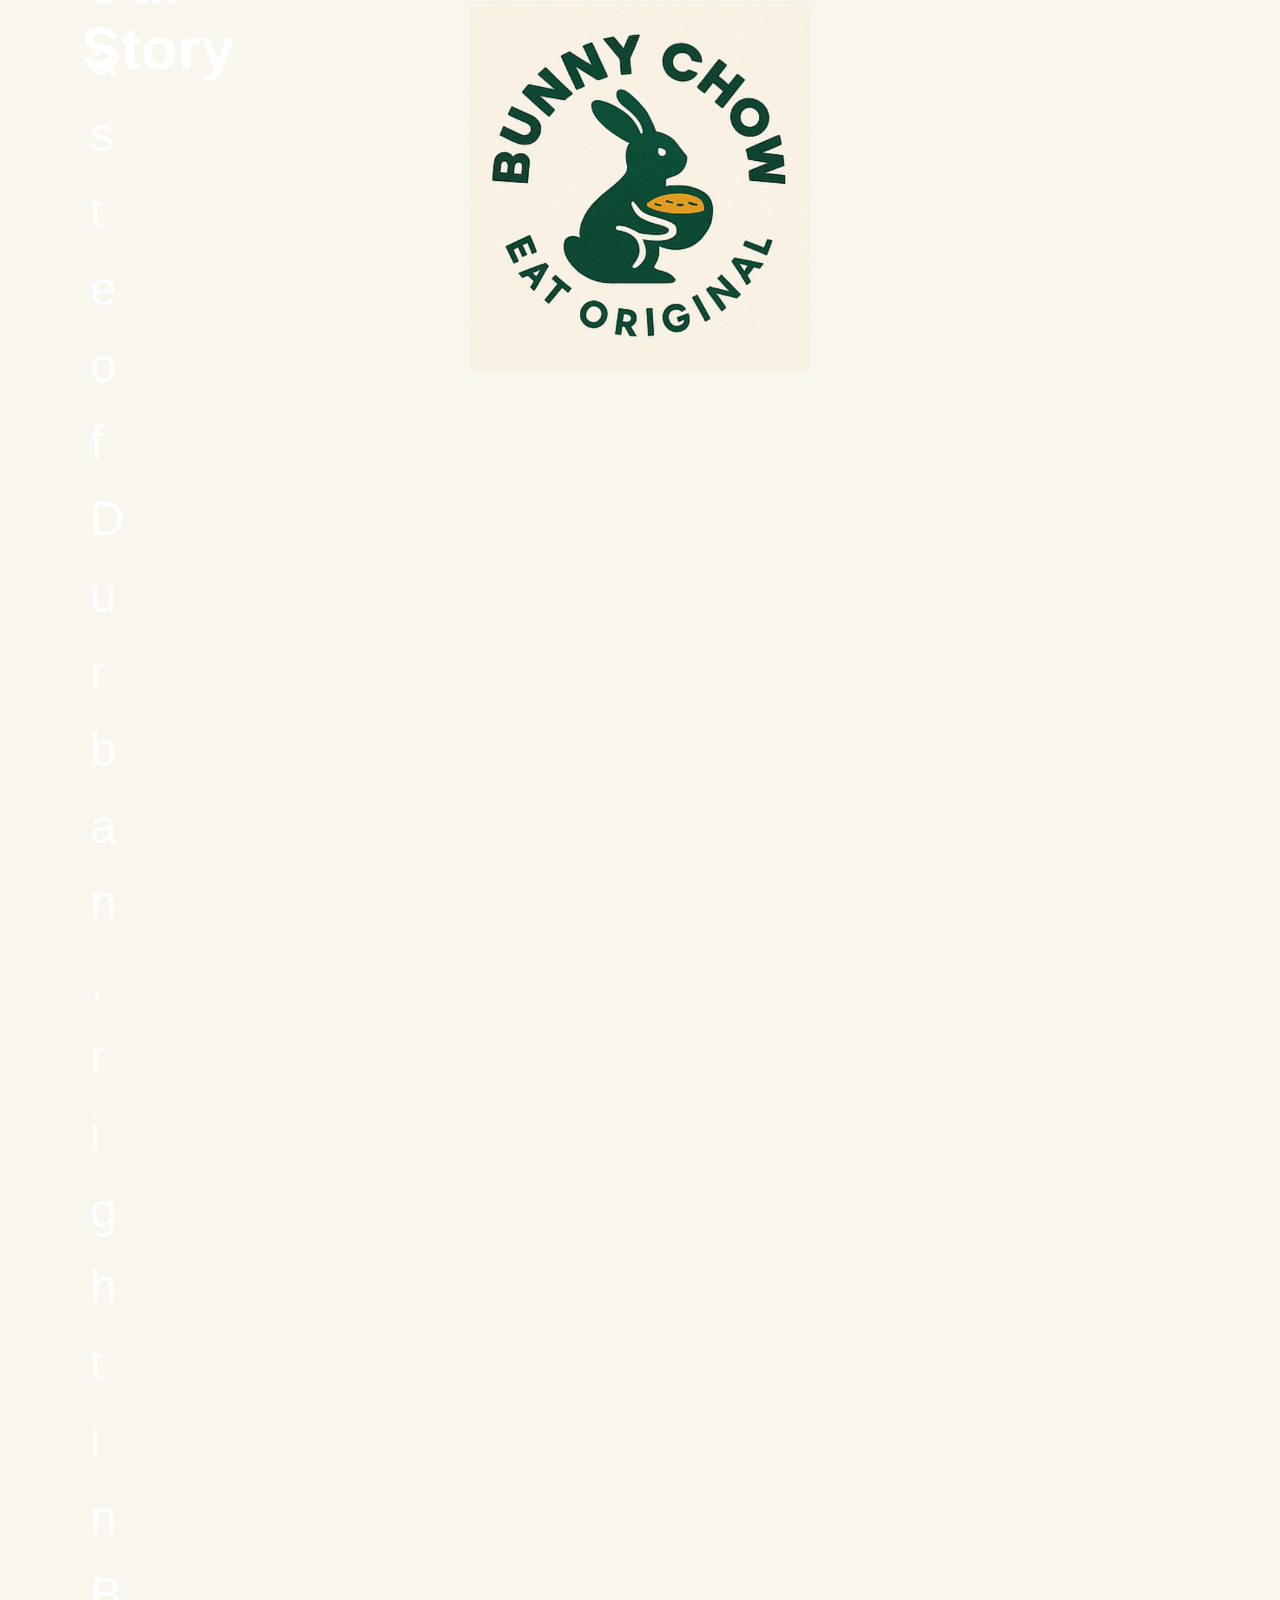
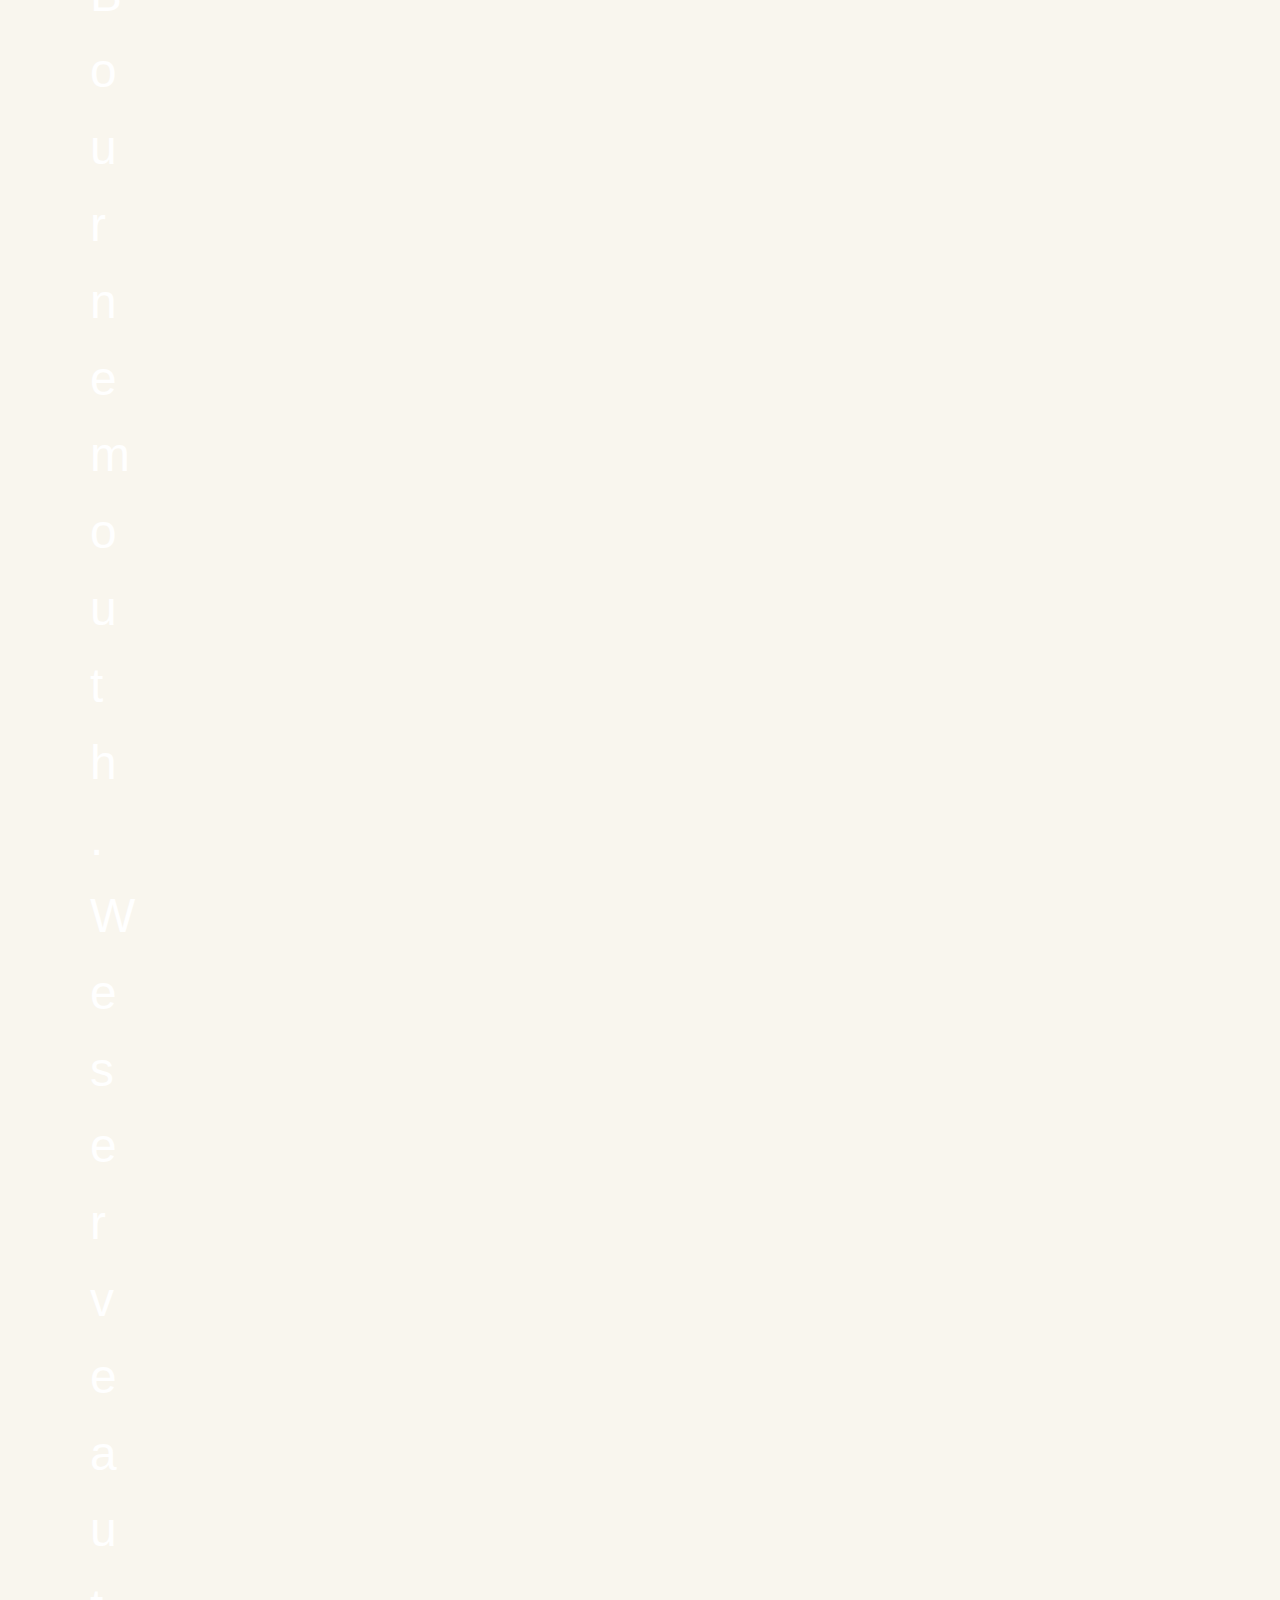
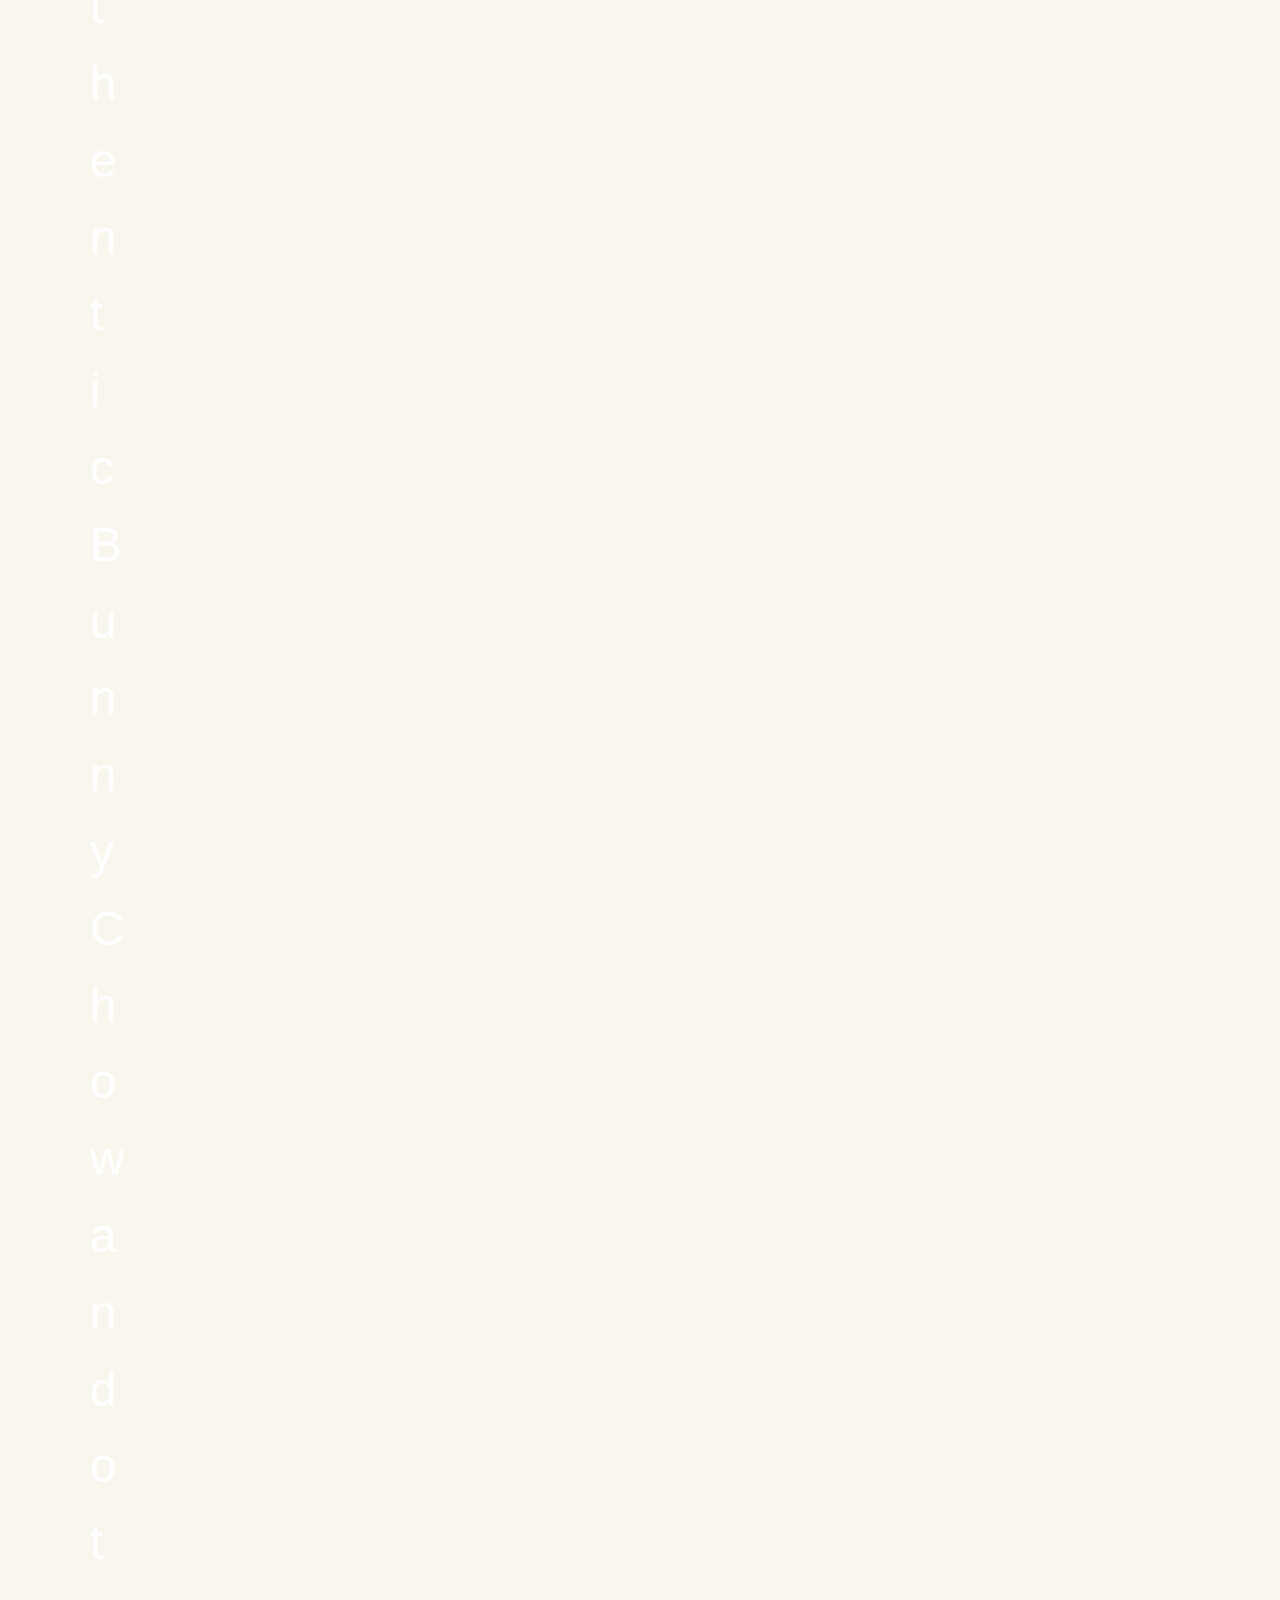
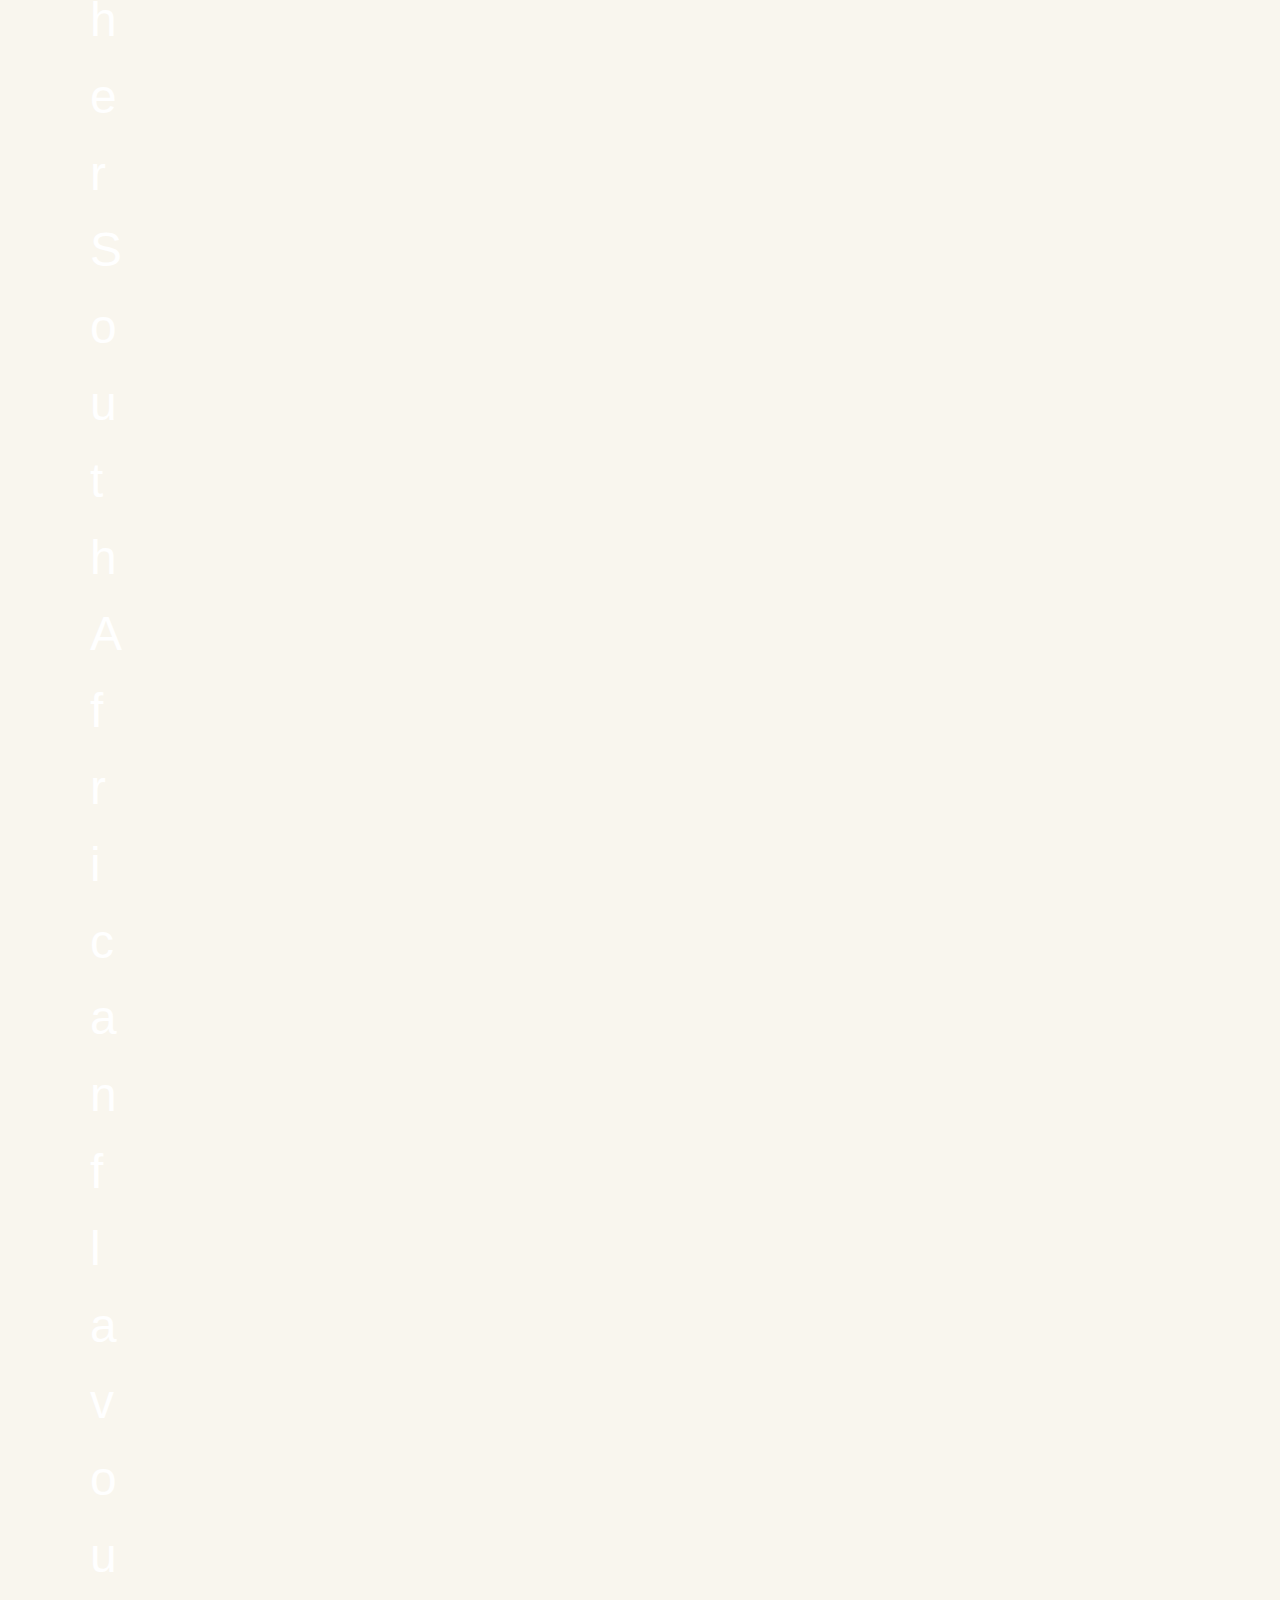
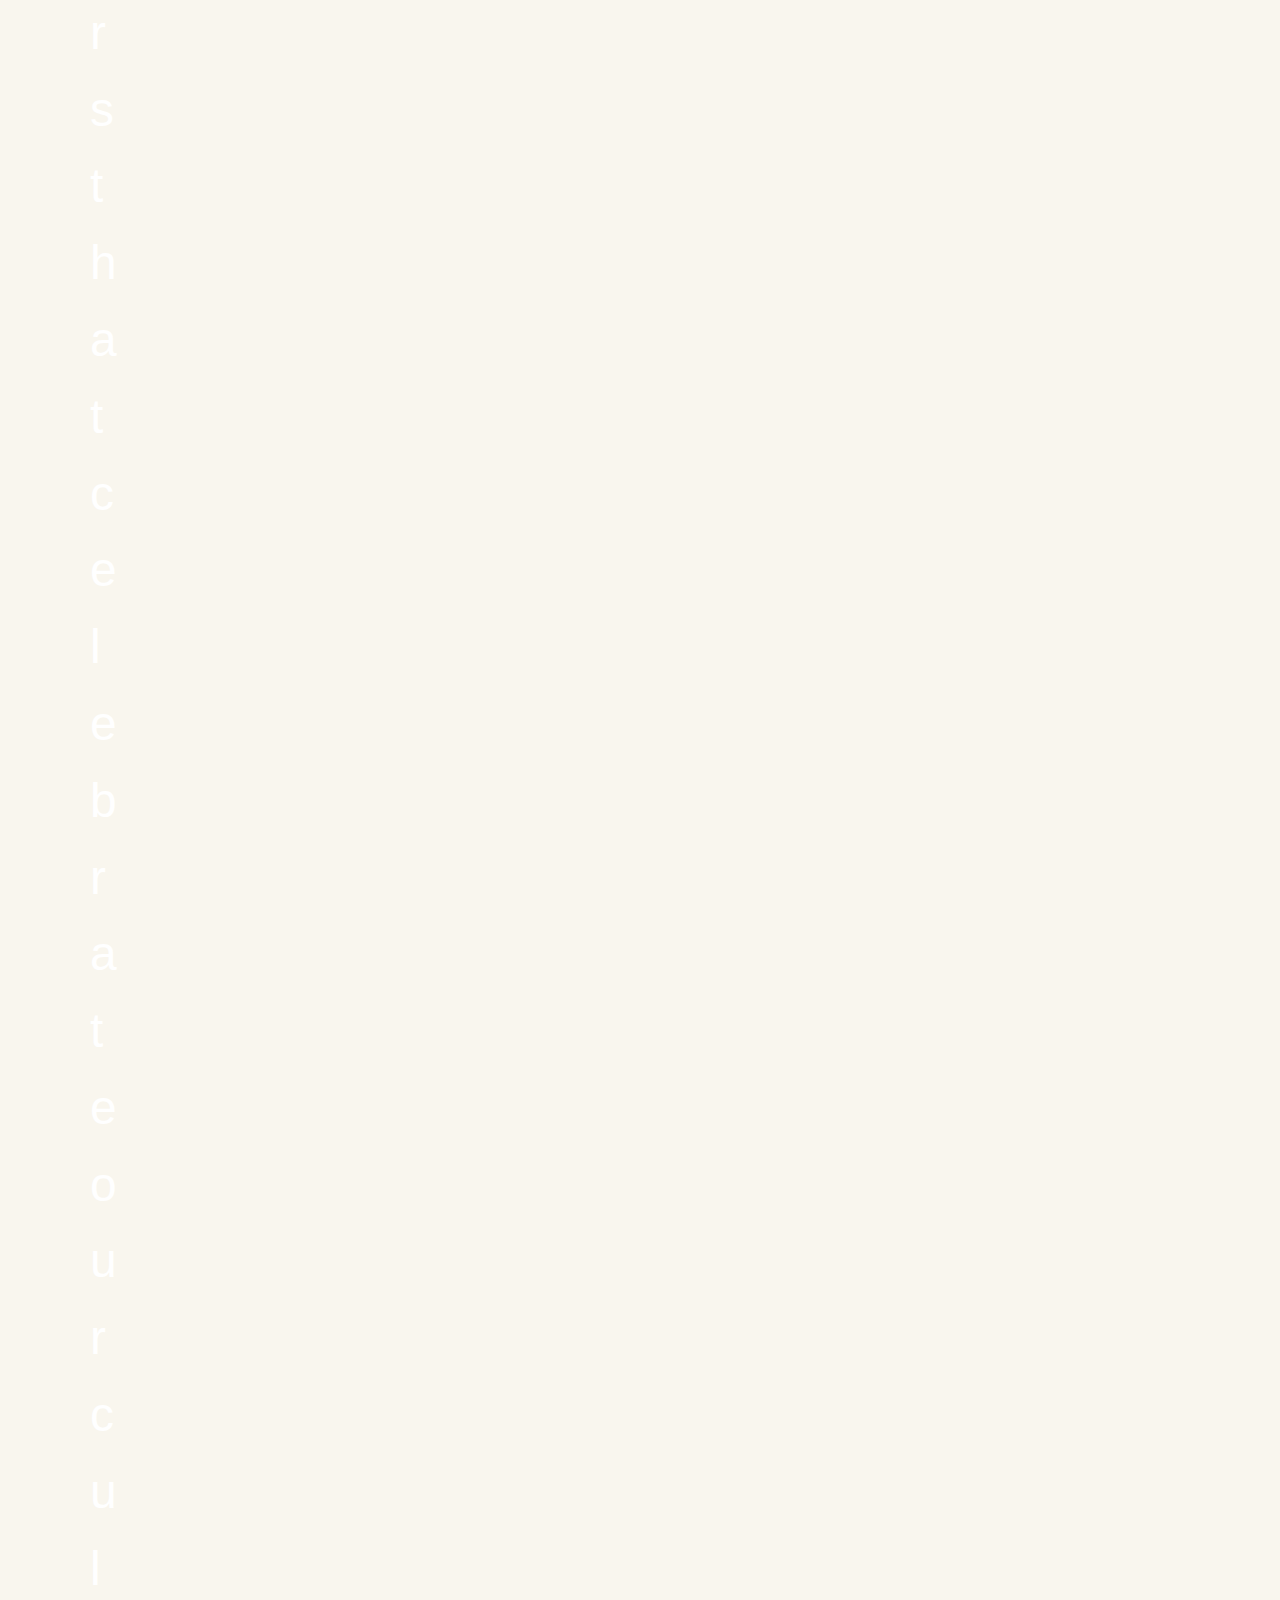
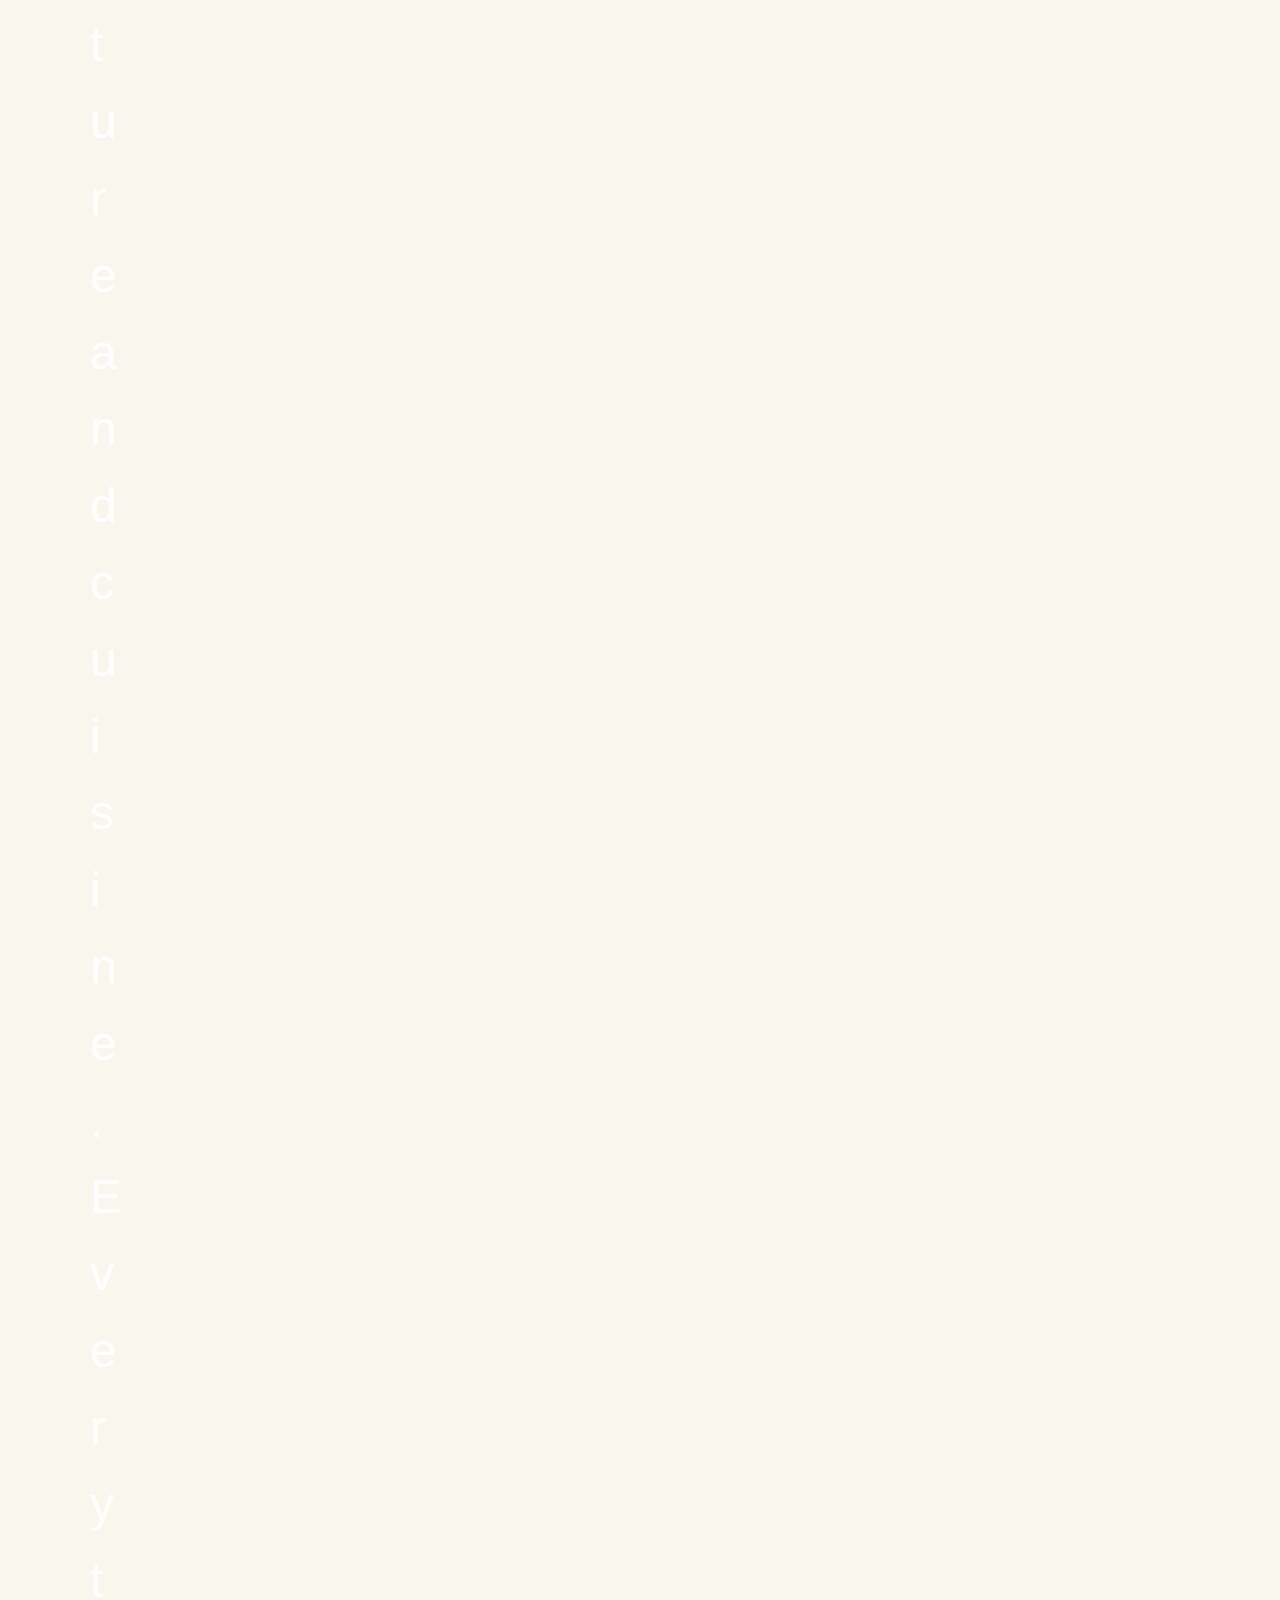
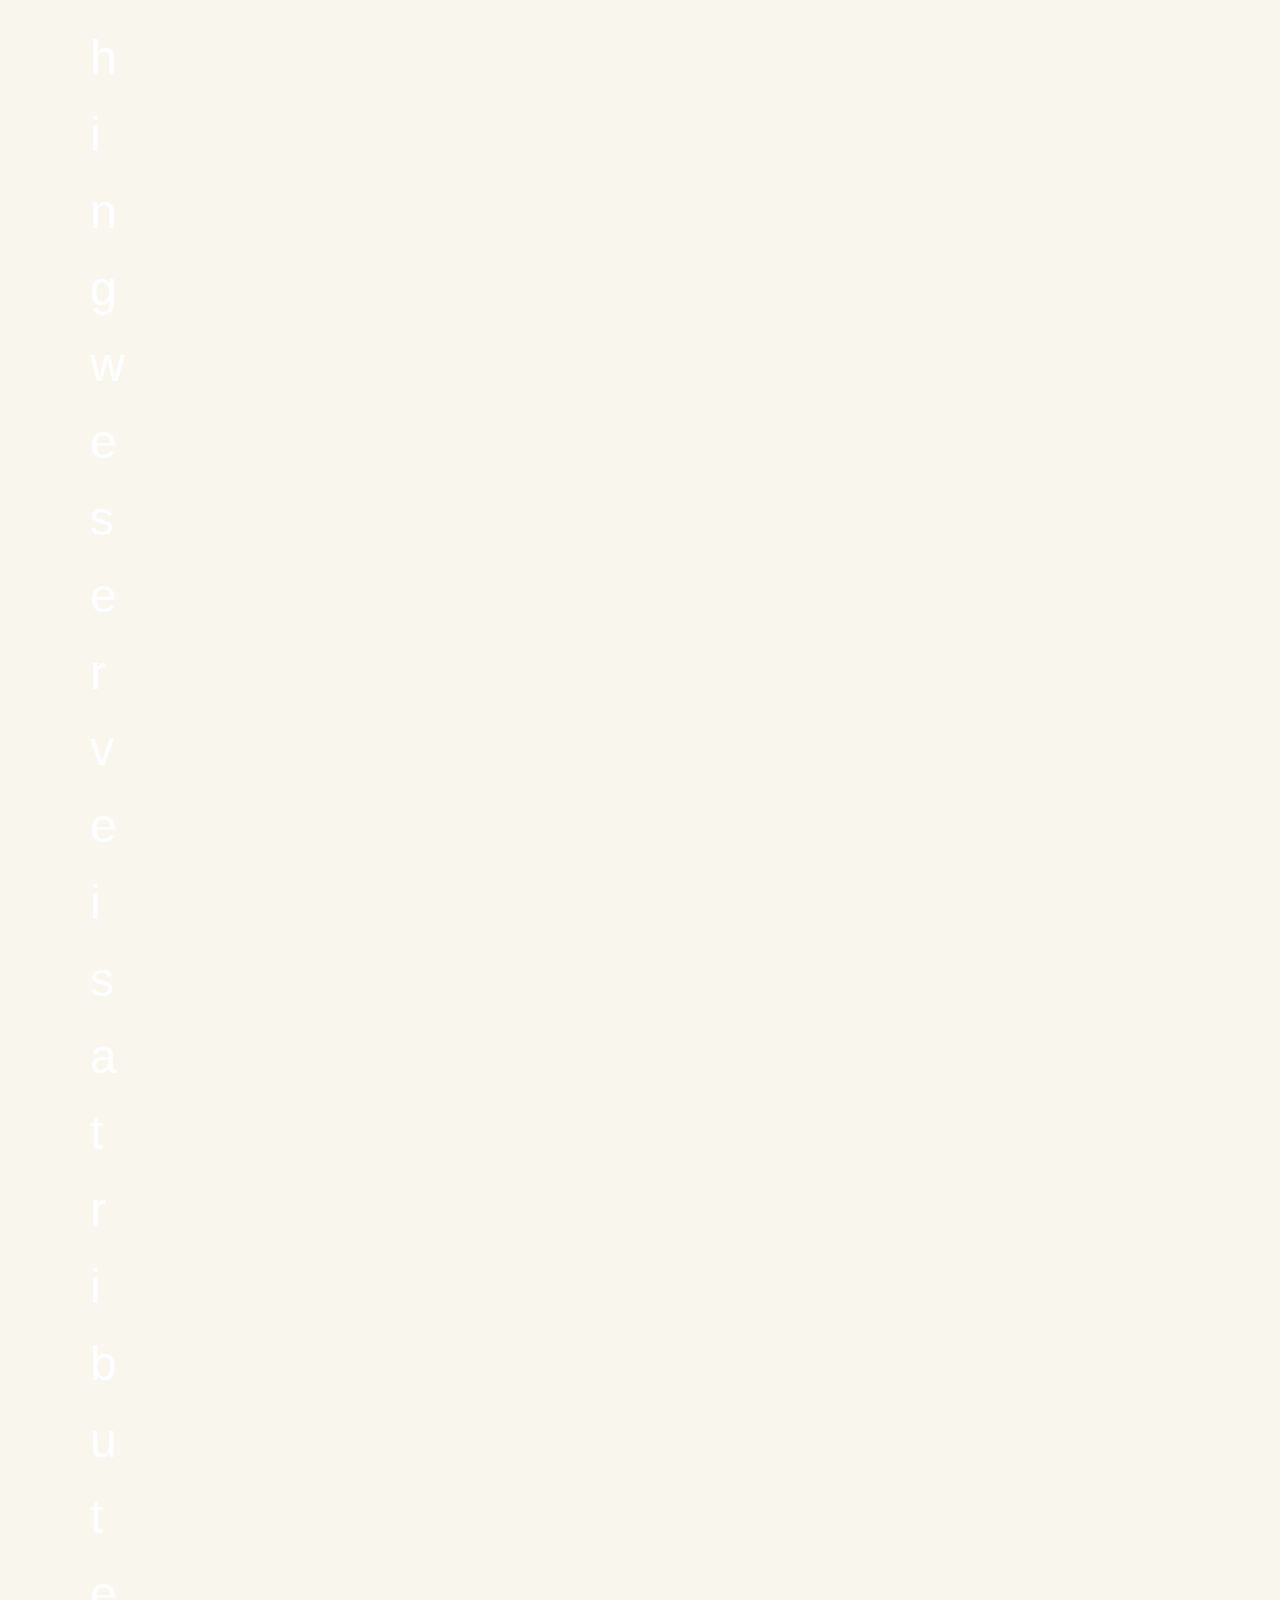
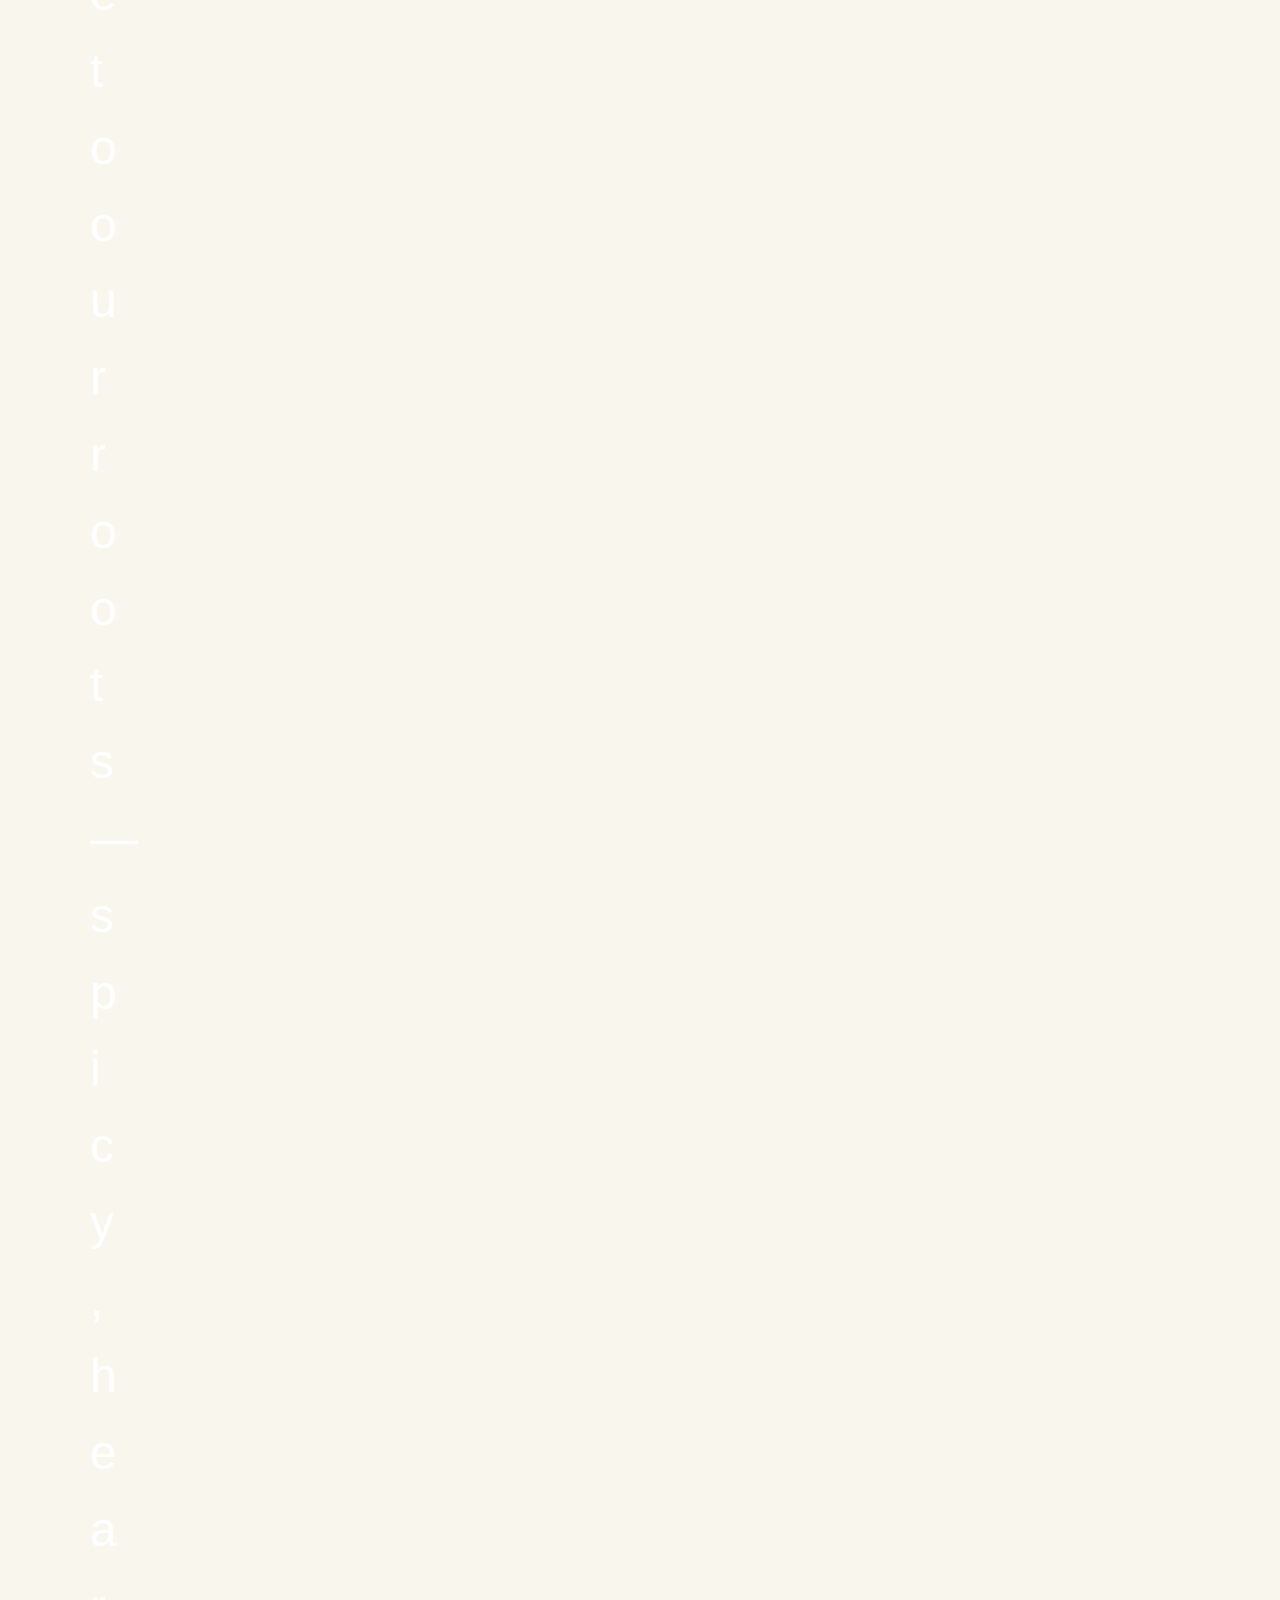
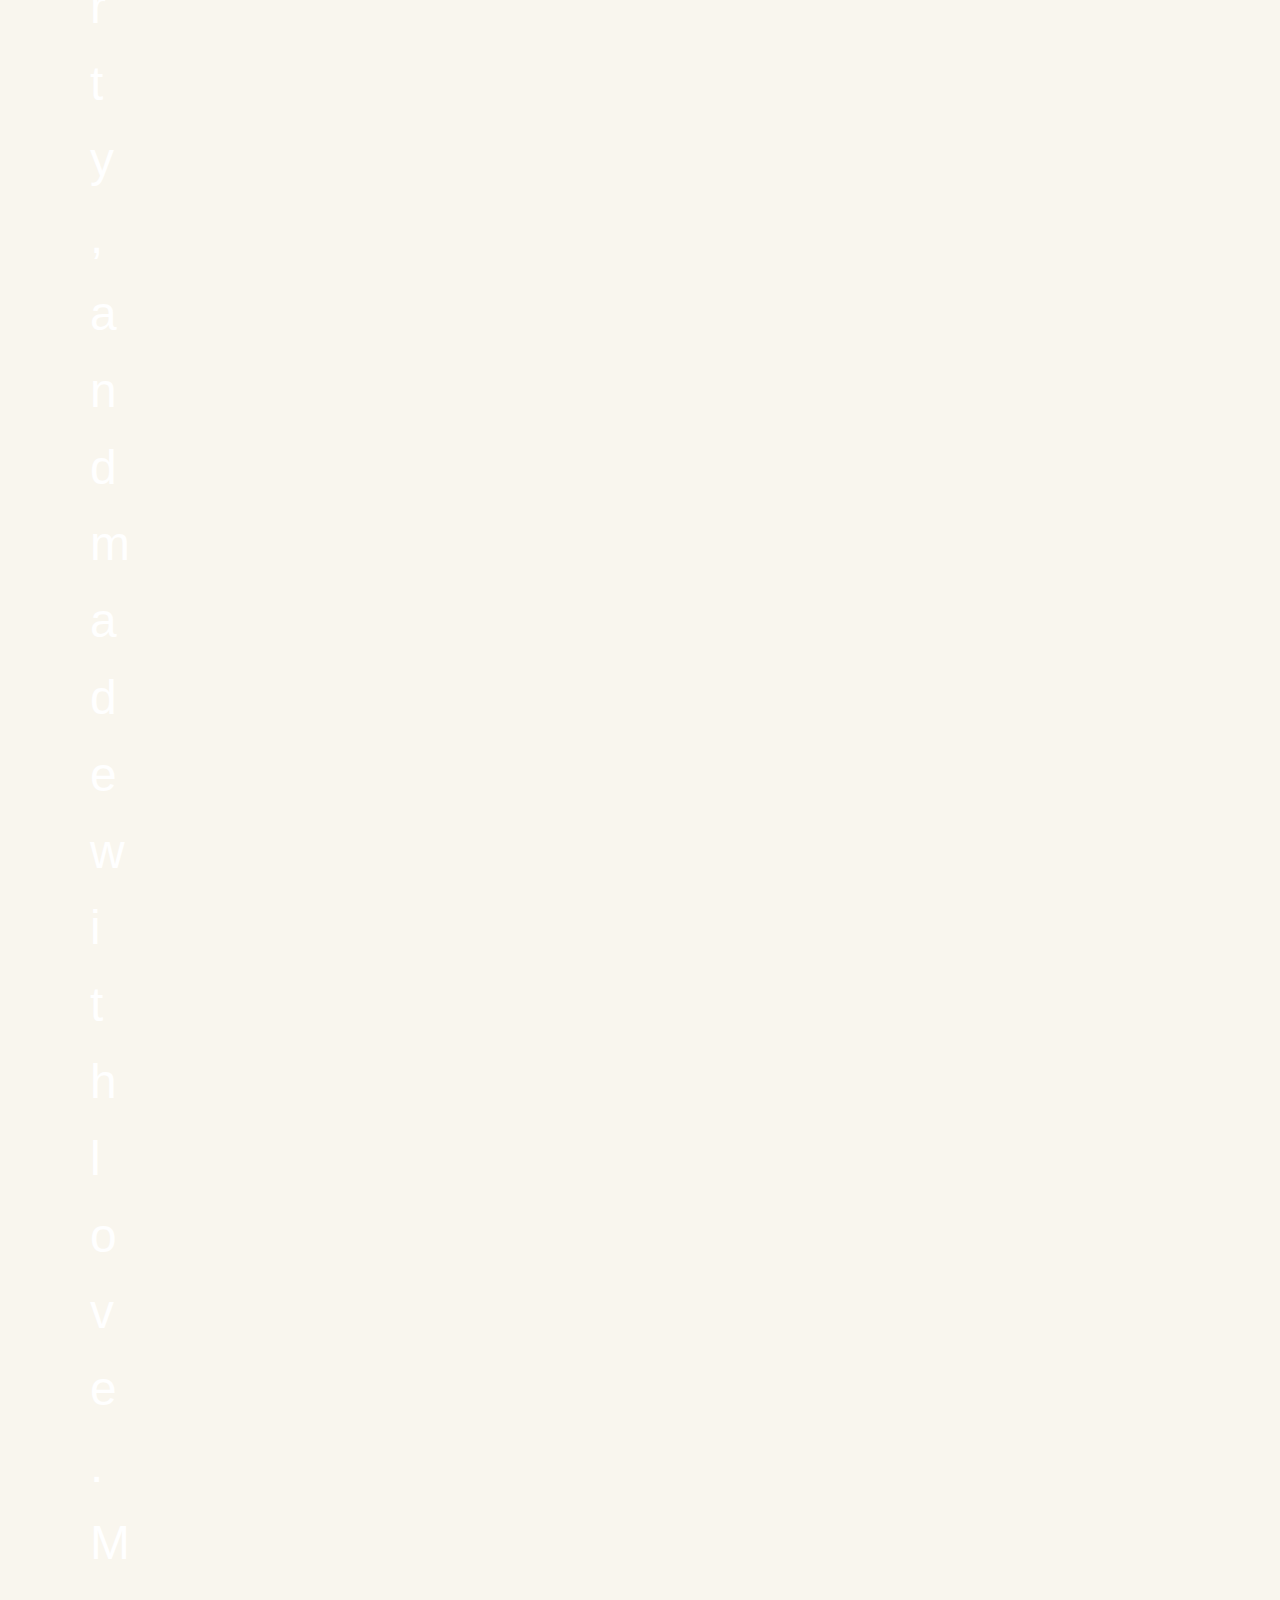
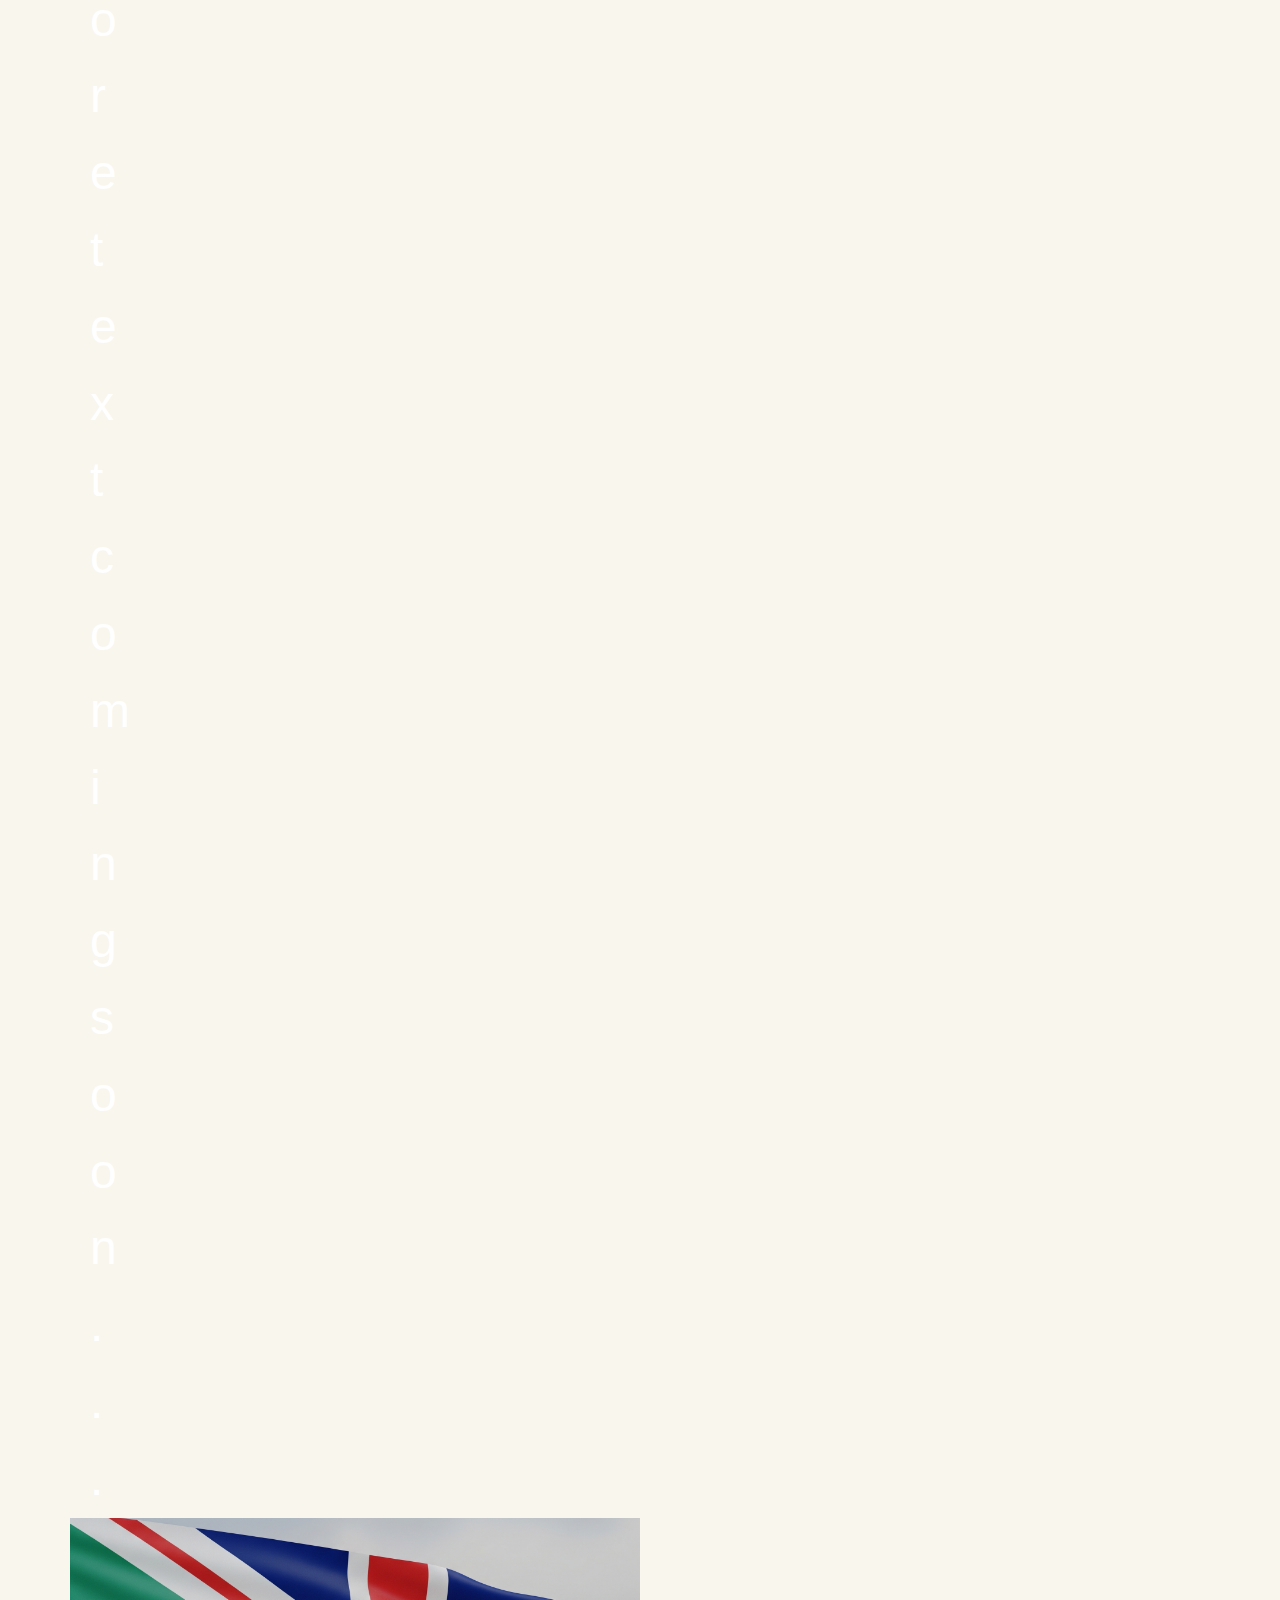
<file: index.html>
<!DOCTYPE html>
<html style="font-size: 16px;" lang="en"><head>
    <meta name="viewport" content="width=device-width, initial-scale=1.0">
    <meta charset="utf-8">
    <meta name="keywords" content="​Our Story">
    <meta name="description" content="">
    <title>Home</title>
    <link rel="stylesheet" href="nicepage.css" media="screen">
<link rel="stylesheet" href="index.css" media="screen">
    <script class="u-script" type="text/javascript" src="jquery.js" defer=""></script>
    <script class="u-script" type="text/javascript" src="nicepage.js" defer=""></script>
    <meta name="generator" content="Nicepage 7.11.4, nicepage.com">
    
    
    
    <link id="u-theme-google-font" rel="stylesheet" href="https://fonts.googleapis.com/css?family=Roboto:100,100i,200,200i,300,300i,400,400i,500,500i,600,600i,700,700i,800,800i,900,900i|Open+Sans:300,300i,400,400i,500,500i,600,600i,700,700i,800,800i">
    <link id="u-page-google-font" rel="stylesheet" href="https://fonts.googleapis.com/css?family=Braah+One:400">
    <script type="application/ld+json">{
		"@context": "http://schema.org",
		"@type": "Organization",
		"name": ""
}</script>
    <meta name="theme-color" content="#478ac9">
    <meta property="og:title" content="Home">
    <meta property="og:type" content="website">
  <meta data-intl-tel-input-cdn-path="intlTelInput/"></head>
  <body data-home-page="Home.html" data-home-page-title="Home" data-path-to-root="./" data-include-products="false" class="u-body u-clearfix u-xl-mode" data-lang="en">
    <section class="u-clearfix u-color-var u-section-1" id="block-1">
      <div class="u-clearfix u-sheet u-sheet-1">
        <div class="data-layout-selected u-clearfix u-expanded-width u-layout-wrap u-layout-wrap-1">
          <div class="u-layout">
            <div class="u-layout-col">
              <div class="u-size-60">
                <div class="u-layout-col">
                  <div class="u-container-style u-layout-cell u-size-60 u-layout-cell-1">
                    <div class="u-container-layout u-valign-top-lg u-valign-top-md u-valign-top-sm u-valign-top-xs u-container-layout-1">
                      <img class="u-absolute-hcenter u-expanded-height u-image u-image-contain u-image-default u-image-1" src="images/IMG_5299.jpg" alt="" data-image-width="1022" data-image-height="1109">
                    </div>
                  </div>
                </div>
              </div>
            </div>
          </div>
        </div>
        <div class="data-layout-selected u-clearfix u-expanded-width u-layout-wrap u-layout-wrap-2">
          <div class="u-layout">
            <div class="u-layout-row">
              <div class="u-color-var u-container-style u-layout-cell u-size-30 u-layout-cell-2">
                <div class="u-container-layout u-valign-top u-container-layout-2">
                  <h1 class="u-custom-font u-text u-text-body-alt-color u-text-default u-text-1"> Our Story</h1>
                  <p class="u-text u-text-body-alt-color u-text-2"> A taste of Durban, right in Bournemouth. We serve authentic Bunny Chow and other South African flavours that celebrate our culture and cuisine. Everything we serve is a tribute to our roots — spicy, hearty, and made with love. More text coming soon...</p>
                  <img class="u-image u-image-default u-image-2" src="images/Gemini_Generated_Image_is814fis814fis81.png" alt="" data-image-width="2048" data-image-height="2048">
                </div>
              </div>
              <div class="u-color-var u-container-style u-layout-cell u-size-30 u-layout-cell-3">
                <div class="u-container-layout u-valign-top u-container-layout-3"></div>
              </div>
            </div>
          </div>
        </div>
      </div>
    </section>
    
    
    
    <footer class="u-align-center u-clearfix u-container-align-center u-footer u-grey-80 u-footer" id="footer"><div class="u-clearfix u-sheet u-sheet-1">
        <p class="u-small-text u-text u-text-variant u-text-1">Sample text. Click to select the Text Element.</p>
      </div></footer>
    <section class="u-backlink u-clearfix u-grey-80"> This <a href="https://nicepage.com/html5-template">HTML5 Template</a> was created with Nicepage Website Builder 
    </section>
  
</body></html>
</file>
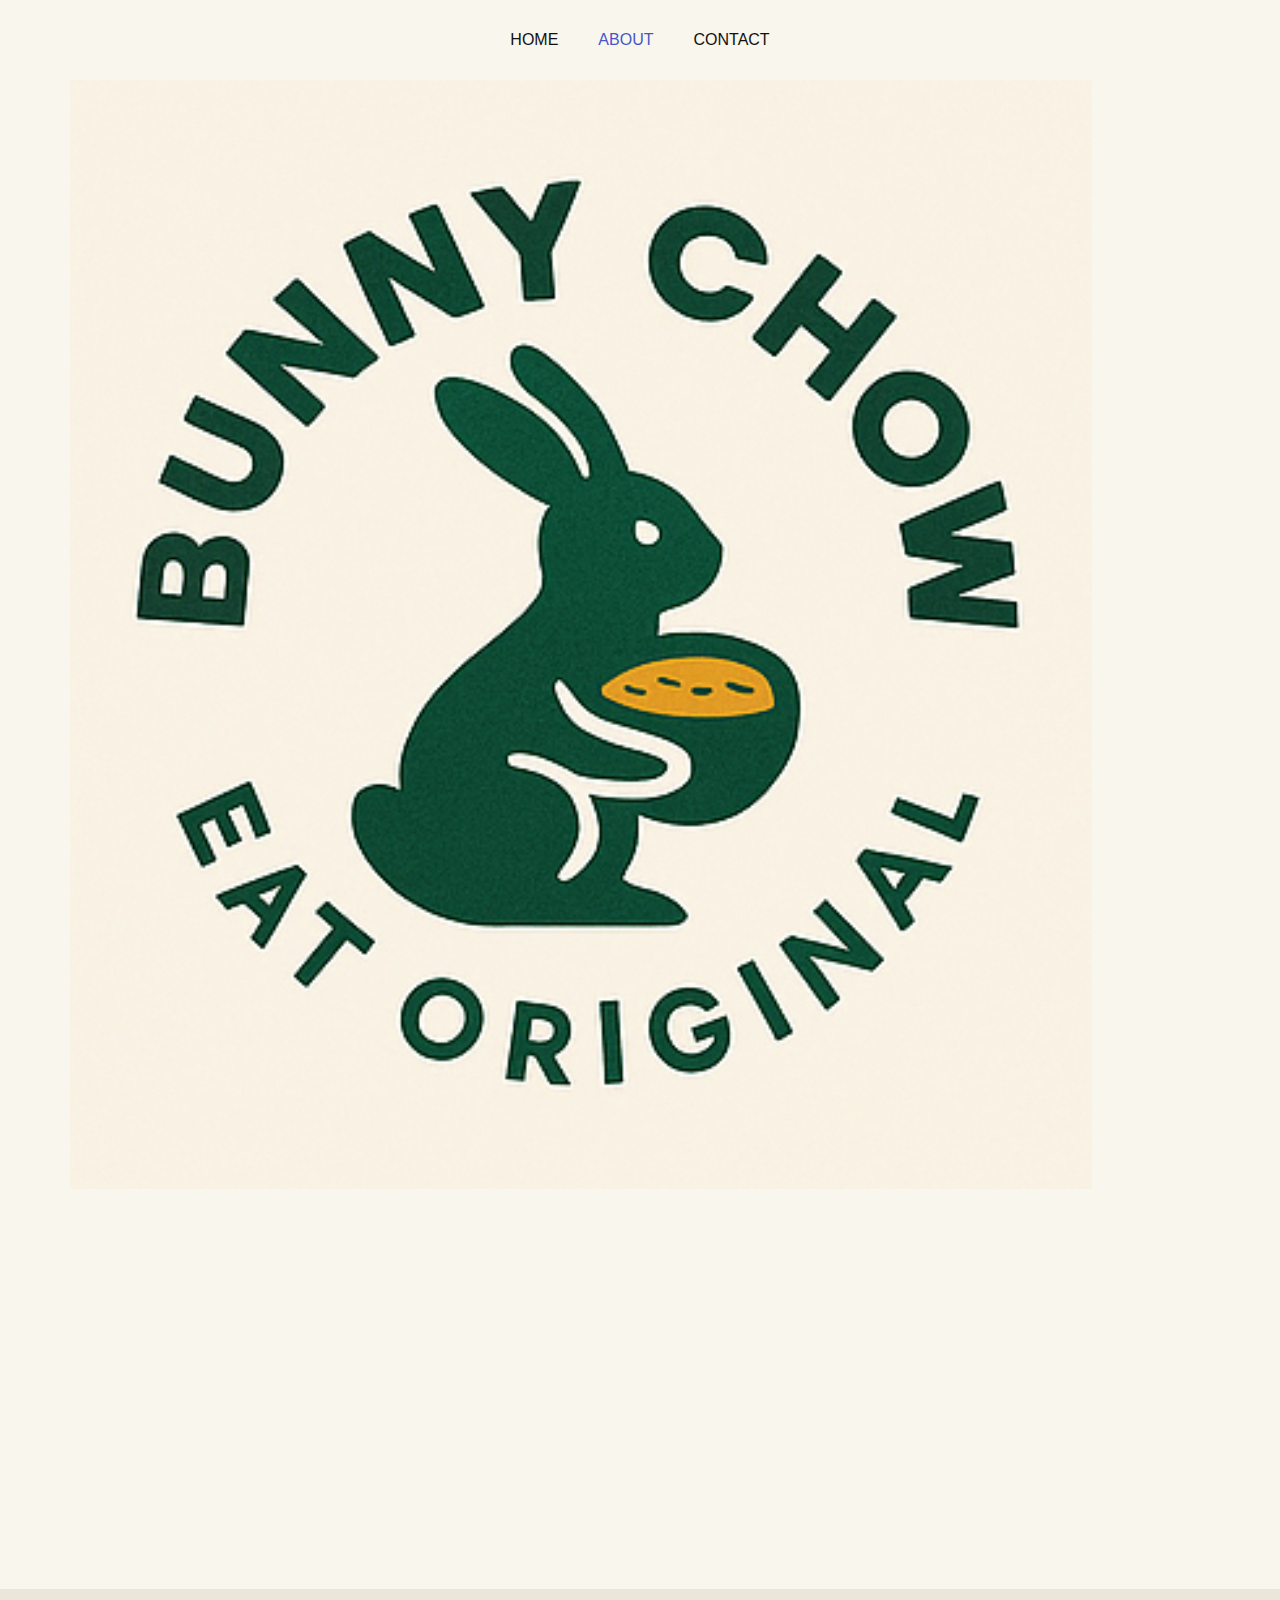
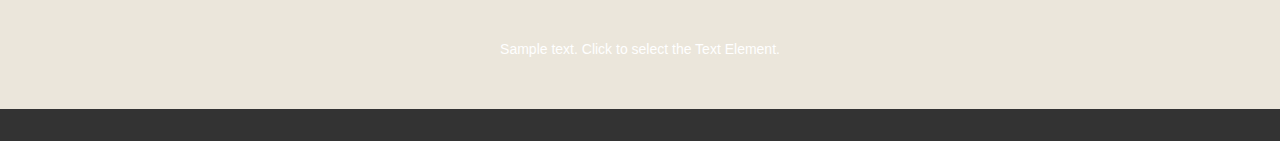
<file: About.html>
<!DOCTYPE html>
<html style="font-size: 16px;" lang="en"><head>
    <meta name="viewport" content="width=device-width, initial-scale=1.0">
    <meta charset="utf-8">
    <meta name="keywords" content="">
    <meta name="description" content="">
    <title>About</title>
    <link rel="stylesheet" href="nicepage.css" media="screen">
<link rel="stylesheet" href="About.css" media="screen">
    <script class="u-script" type="text/javascript" src="jquery.js" defer=""></script>
    <script class="u-script" type="text/javascript" src="nicepage.js" defer=""></script>
    <meta name="generator" content="Nicepage 7.11.4, nicepage.com">
    
    
    
    <link id="u-theme-google-font" rel="stylesheet" href="https://fonts.googleapis.com/css?family=Roboto:100,100i,200,200i,300,300i,400,400i,500,500i,600,600i,700,700i,800,800i,900,900i|Open+Sans:300,300i,400,400i,500,500i,600,600i,700,700i,800,800i">
    <script type="application/ld+json">{
		"@context": "http://schema.org",
		"@type": "Organization",
		"name": "",
		"logo": "images/IMG_5299.jpg"
}</script>
    <meta name="theme-color" content="#478ac9">
    <meta property="og:title" content="About">
    <meta property="og:type" content="website">
  <meta data-intl-tel-input-cdn-path="intlTelInput/"></head>
  <body data-path-to-root="./" data-include-products="false" class="u-body u-xl-mode" data-lang="en"><header class="u-clearfix u-color-var u-header u-header" id="header"><div class="u-clearfix u-sheet u-valign-middle-lg u-valign-middle-md u-valign-middle-sm u-valign-middle-xs u-sheet-1">
        <nav class="u-menu u-menu-one-level u-offcanvas u-menu-1" role="navigation" aria-label="Menu navigation">
          <div class="menu-collapse" style="font-size: 1rem; letter-spacing: 0px;">
            <a class="u-button-style u-custom-left-right-menu-spacing u-custom-padding-bottom u-custom-top-bottom-menu-spacing u-hamburger-link u-nav-link u-text-active-palette-1-base u-text-hover-palette-2-base" href="#" tabindex="-1" aria-label="Open menu" aria-controls="af0e">
              <svg class="u-svg-link" viewBox="0 0 24 24"><use xlink:href="#menu-hamburger"></use></svg>
              <svg class="u-svg-content" version="1.1" id="menu-hamburger" viewBox="0 0 16 16" x="0px" y="0px" xmlns:xlink="http://www.w3.org/1999/xlink" xmlns="http://www.w3.org/2000/svg"><g><rect y="1" width="16" height="2"></rect><rect y="7" width="16" height="2"></rect><rect y="13" width="16" height="2"></rect>
</g></svg>
            </a>
          </div>
          <div class="u-nav-container">
            <ul class="u-nav u-unstyled u-nav-1" role="menubar"><li class="u-nav-item" role="none"><a class="u-button-style u-nav-link u-text-active-palette-1-base u-text-hover-palette-2-base" href="./" style="padding: 10px 20px;" role="menuitem">Home</a>
</li><li class="u-nav-item" role="none"><a class="u-button-style u-nav-link u-text-active-palette-1-base u-text-hover-palette-2-base" href="About.html" style="padding: 10px 20px;" role="menuitem">About</a>
</li><li class="u-nav-item" role="none"><a class="u-button-style u-nav-link u-text-active-palette-1-base u-text-hover-palette-2-base" href="Contact.html" style="padding: 10px 20px;" role="menuitem">Contact</a>
</li></ul>
          </div>
          <div class="u-nav-container-collapse" id="af0e" role="region" aria-label="Menu panel">
            <div class="u-black u-container-style u-inner-container-layout u-opacity u-opacity-95 u-sidenav">
              <div class="u-inner-container-layout u-sidenav-overflow">
                <div class="u-menu-close" tabindex="-1" aria-label="Close menu"></div>
                <ul class="u-align-center u-nav u-popupmenu-items u-unstyled u-nav-2"><li class="u-nav-item"><a class="u-button-style u-nav-link" href="./">Home</a>
</li><li class="u-nav-item"><a class="u-button-style u-nav-link" href="About.html">About</a>
</li><li class="u-nav-item"><a class="u-button-style u-nav-link" href="Contact.html">Contact</a>
</li></ul>
              </div>
            </div>
            <div class="u-black u-menu-overlay u-opacity u-opacity-70"></div>
          </div>
        </nav>
        <a href="#" class="u-image u-logo u-image-1" data-image-width="1022" data-image-height="1109">
          <img src="images/IMG_5299.jpg" class="u-logo-image u-logo-image-1">
        </a>
      </div></header>
    <section class="u-clearfix u-section-1" id="block-1">
      <div class="u-clearfix u-sheet u-sheet-1"></div>
    </section>
    
    
    
    <footer class="u-align-center u-clearfix u-container-align-center u-footer u-grey-80 u-footer" id="footer"><div class="u-clearfix u-sheet u-sheet-1">
        <p class="u-small-text u-text u-text-variant u-text-1">Sample text. Click to select the Text Element.</p>
      </div></footer>
    <section class="u-backlink u-clearfix u-grey-80"></section>
  
</body></html>
</file>
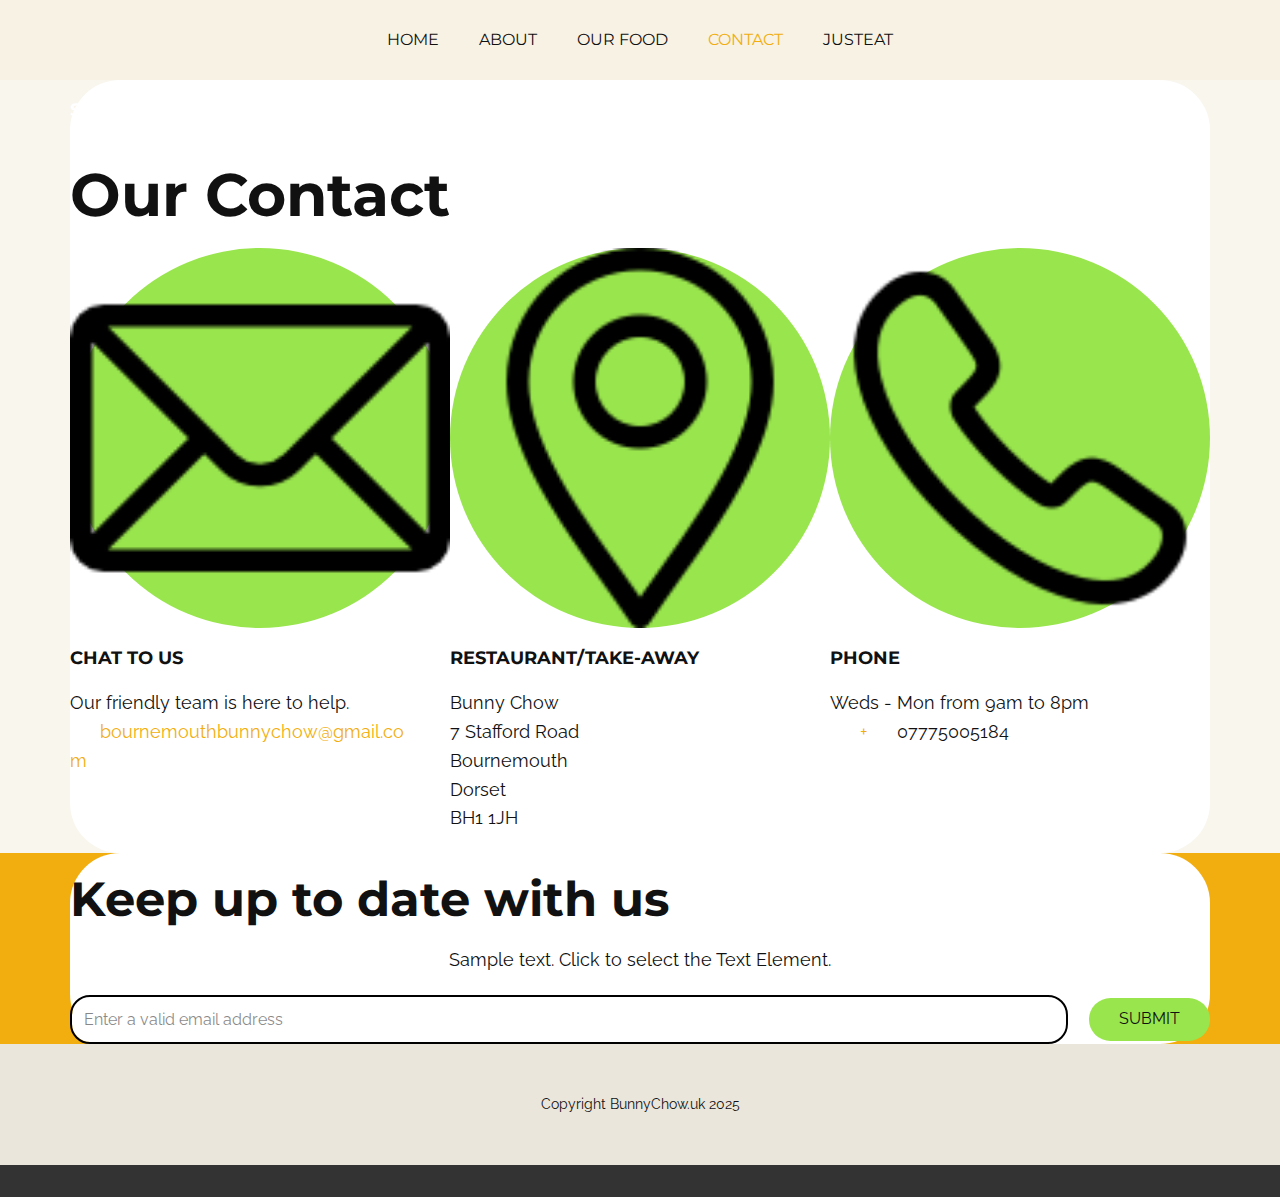
<file: Contact.html>
<!DOCTYPE html>
<html style="font-size: 16px;" lang="en"><head>
    <meta name="viewport" content="width=device-width, initial-scale=1.0">
    <meta charset="utf-8">
    <meta name="keywords" content="Contact Us, ​Keep up to date with us, 40%, Our Contact">
    <meta name="description" content="">
    <title>Contact</title>
    <link rel="stylesheet" href="nicepage.css" media="screen">
<link rel="stylesheet" href="Contact.css" media="screen">
    <script class="u-script" type="text/javascript" src="jquery.js" defer=""></script>
    <script class="u-script" type="text/javascript" src="nicepage.js" defer=""></script>
    <meta name="generator" content="Nicepage 7.14.0, nicepage.com">
    <link rel="icon" href="images/IMG_5299.jpg">
    
    
    
    
    <link id="u-page-google-font" rel="stylesheet" href="https://fonts.googleapis.com/css2?display=swap&amp;family=Montserrat:ital,wght@0,100;0,200;0,300;0,400;0,500;0,600;0,700;0,800;0,900;1,100;1,200;1,300;1,400;1,500;1,600;1,700;1,800;1,900&amp;family=Raleway:ital,wght@0,100;0,200;0,300;0,400;0,500;0,600;0,700;0,800;0,900;1,100;1,200;1,300;1,400;1,500;1,600;1,700;1,800;1,900">
    <script type="application/ld+json">{
		"@context": "http://schema.org",
		"@type": "Organization",
		"name": "Bunny"
}</script>
    <meta name="theme-color" content="#4756c9">
    <meta property="og:title" content="Contact">
    <meta property="og:description" content="">
    <meta property="og:type" content="website">
  <meta name="referrer" content="origin"><meta data-intl-tel-input-cdn-path="intlTelInput/"></head>
  <body data-path-to-root="./" data-include-products="false" class="u-body u-clearfix u-xl-mode" data-lang="en"><header class="u-clearfix u-custom-color-1 u-header u-header" id="sec-03c7"><div class="u-clearfix u-sheet u-sheet-1">
        <nav class="u-menu u-menu-one-level u-offcanvas u-menu-1" role="navigation">
          <div class="menu-collapse u-custom-font u-font-montserrat" style="font-size: 1rem; letter-spacing: 0px; text-transform: uppercase; font-weight: 700;">
            <a class="u-button-style u-custom-left-right-menu-spacing u-custom-padding-bottom u-custom-text-active-color u-custom-text-hover-color u-custom-top-bottom-menu-spacing u-hamburger-link u-nav-link u-text-active-palette-1-base u-text-hover-palette-2-base" href="#" tabindex="-1" aria-label="Open menu" aria-controls="673c">
              <svg class="u-svg-link" viewBox="0 0 24 24"><use xlink:href="#menu-hamburger"></use></svg>
              <svg class="u-svg-content" version="1.1" id="menu-hamburger" viewBox="0 0 16 16" x="0px" y="0px" xmlns:xlink="http://www.w3.org/1999/xlink" xmlns="http://www.w3.org/2000/svg"><g><rect y="1" width="16" height="2"></rect><rect y="7" width="16" height="2"></rect><rect y="13" width="16" height="2"></rect>
</g></svg>
            </a>
          </div>
          <div class="u-custom-menu u-nav-container">
            <ul class="u-custom-font u-font-montserrat u-nav u-unstyled u-nav-1" role="menubar"><li role="none" class="u-nav-item"><a role="menuitem" class="u-button-style u-nav-link u-text-active-palette-3-base u-text-hover-palette-3-light-2" href="./" style="padding: 10px 20px;">Home</a>
</li><li role="none" class="u-nav-item"><a role="menuitem" class="u-button-style u-nav-link u-text-active-palette-3-base u-text-hover-palette-3-light-2" href="About.html" style="padding: 10px 20px;">About</a>
</li><li role="none" class="u-nav-item"><a role="menuitem" class="u-button-style u-nav-link u-text-active-palette-3-base u-text-hover-palette-3-light-2" href="Gallery-2.html" style="padding: 10px 20px;">Our Food</a>
</li><li role="none" class="u-nav-item"><a role="menuitem" class="u-button-style u-nav-link u-text-active-palette-3-base u-text-hover-palette-3-light-2" href="Contact.html" style="padding: 10px 20px;">Contact</a>
</li><li role="none" class="u-nav-item"><a tabindex="-1" role="menuitem" class="u-button-style u-nav-link u-text-active-palette-3-base u-text-hover-palette-3-light-2" href="https://www.just-eat.co.uk/restaurants-bunnychow-bournemouth/menu" target="_blank" rel="nofollow" style="padding: 10px 20px;">JustEat</a>
</li></ul>
          </div>
          <div class="u-custom-menu u-nav-container-collapse" id="673c" role="region" aria-label="Menu panel">
            <div class="u-black u-container-style u-inner-container-layout u-opacity u-opacity-95 u-sidenav">
              <div class="u-inner-container-layout u-sidenav-overflow">
                <div class="u-menu-close" tabindex="-1" aria-label="Close menu"></div>
                <ul class="u-align-center u-nav u-popupmenu-items u-unstyled u-nav-2" role="menubar"><li role="none" class="u-nav-item"><a role="menuitem" class="u-button-style u-nav-link" href="./">Home</a>
</li><li role="none" class="u-nav-item"><a role="menuitem" class="u-button-style u-nav-link" href="About.html">About</a>
</li><li role="none" class="u-nav-item"><a role="menuitem" class="u-button-style u-nav-link" href="Gallery-2.html">Our Food</a>
</li><li role="none" class="u-nav-item"><a role="menuitem" class="u-button-style u-nav-link" href="Contact.html">Contact</a>
</li><li role="none" class="u-nav-item"><a tabindex="-1" role="menuitem" class="u-button-style u-nav-link" href="https://www.just-eat.co.uk/restaurants-bunnychow-bournemouth/menu" target="_blank" rel="nofollow">JustEat</a>
</li></ul>
              </div>
            </div>
            <div class="u-black u-menu-overlay u-opacity u-opacity-70"></div>
          </div>
        </nav>
      </div></header>
    <section class="u-clearfix u-section-1" id="sec-f490">
      <div class="u-clearfix u-sheet u-valign-middle-md u-valign-middle-xs u-sheet-1">
        <div class="u-container-style u-expanded-width u-group u-radius-50 u-shape-round u-white u-group-1">
          <div class="u-container-layout u-valign-middle-xl u-container-layout-1">
            <div class="u-container-align-center-md u-container-align-center-sm u-container-align-center-xs u-container-style u-group u-image u-preserve-proportions u-shape-circle u-image-1" data-image-width="1022" data-image-height="1109">
              <div class="u-container-layout u-valign-middle-lg u-valign-middle-md u-valign-middle-sm u-valign-middle-xs u-container-layout-2"></div>
            </div>
            <h6 class="u-align-center-xs u-text u-text-body-alt-color u-text-default u-text-1">Sample Headline</h6>
            <h1 class="u-align-center-xs u-text u-text-2">Our Contact</h1>
            <div class="u-expanded-width-md u-expanded-width-sm u-expanded-width-xs u-list u-list-1">
              <div class="u-repeater u-repeater-1">
                <div class="u-container-style u-list-item u-repeater-item u-shape-rectangle">
                  <div class="u-container-layout u-similar-container u-container-layout-3"><span class="u-file-icon u-icon u-icon-circle u-palette-4-base u-icon-1"><img src="images/646094-d1da5d31.png" alt=""></span>
                    <h6 class="u-text u-text-3">Chat to us</h6>
                    <p class="u-text u-text-4">Our friendly team is here to help.<br>
                      <a href="#" class="u-active-none u-border-active-palette-3-base u-border-hover-palette-3-base u-border-none u-btn u-button-link u-button-style u-hover-none u-none u-text-active-palette-3-base u-text-hover-palette-3-base u-text-palette-3-base u-btn-1">bournemouthbunnychow@gmail.com</a>
                    </p>
                  </div>
                </div>
                <div class="u-container-style u-list-item u-repeater-item u-shape-rectangle">
                  <div class="u-container-layout u-similar-container u-container-layout-4"><span class="u-file-icon u-icon u-icon-circle u-palette-4-base u-icon-2"><img src="images/2838912-7facd193.png" alt=""></span>
                    <h6 class="u-text u-text-5">Restaurant/Take-Away</h6>
                    <p class="u-text u-text-6">Bunny Chow<br>7 Stafford Road<br>Bournemouth<br>Dorset<br>BH1 1JH
                    </p>
                  </div>
                </div>
                <div class="u-container-style u-list-item u-repeater-item u-shape-rectangle">
                  <div class="u-container-layout u-similar-container u-container-layout-5"><span class="u-file-icon u-icon u-icon-circle u-palette-4-base u-icon-3"><img src="images/8066424-92fb1413.png" alt=""></span>
                    <h6 class="u-text u-text-7">Phone</h6>
                    <p class="u-text u-text-8"> Weds - Mon from 9am to 8pm<br>
                      <a href="#" class="u-active-none u-border-active-palette-3-base u-border-hover-palette-3-base u-border-none u-btn u-button-link u-button-style u-hover-none u-none u-text-active-palette-3-base u-text-hover-palette-3-base u-text-palette-3-base u-btn-2" data-animation-name="" data-animation-duration="0" data-animation-delay="0" data-animation-direction="">+</a>07775005184
                    </p>
                  </div>
                </div>
              </div>
            </div>
          </div>
        </div>
      </div>
    </section>
    <section class="u-clearfix u-palette-3-base u-section-2" id="sec-e370">
      <div class="u-clearfix u-sheet u-sheet-1">
        <div class="u-container-align-center u-container-style u-expanded-width u-group u-radius-50 u-shape-round u-white u-group-1">
          <div class="u-container-layout u-container-layout-1">
            <h2 class="u-align-center u-text u-text-default u-text-1"> Keep up to date with us</h2>
            <p class="u-align-center u-text u-text-2">Sample text. Click to select the Text Element.</p>
            <div class="u-form u-form-1">
              <form action="https://service.nicepagesrv.com/form/v4/form-process" class="u-clearfix u-form-horizontal u-form-spacing-21 u-inner-form" source="email" name="form" style="padding: 0px;">
                <div class="u-form-email u-form-group u-label-none">
                  <label for="email-5e0c" class="u-label">Email</label>
                  <input type="email" placeholder="Enter a valid email address" id="email-5e0c" name="email" class="u-border-2 u-border-black u-input u-input-rectangle u-radius-20" required="">
                </div>
                <div class="u-align-left u-form-group u-form-submit u-label-none">
                  <a href="#" class="u-border-2 u-border-palette-4-base u-btn u-btn-submit u-button-style u-palette-4-base u-btn-1">Submit</a>
                  <input type="submit" value="submit" class="u-form-control-hidden">
                </div>
                <div class="u-form-send-message u-form-send-success">Thank you! Your message has been sent.</div>
                <div class="u-form-send-error u-form-send-message">Unable to send your message. Please fix errors then try again.</div>
                <input type="hidden" value="" name="recaptchaResponse">
                <input type="hidden" name="formServices" value="f454c235-4054-dc25-a624-d4ff52da18aa">
              </form>
            </div>
          </div>
        </div>
      </div>
    </section>
    
    
    
    <footer class="u-align-center u-clearfix u-container-align-center u-footer u-gradient u-footer" id="sec-9b79"><div class="u-clearfix u-sheet u-sheet-1">
        <p class="u-small-text u-text u-text-variant u-text-1">Copyright BunnyChow.uk 2025</p>
      </div></footer>
    <section class="u-backlink u-clearfix u-grey-80"></section>
  
</body></html>
</file>
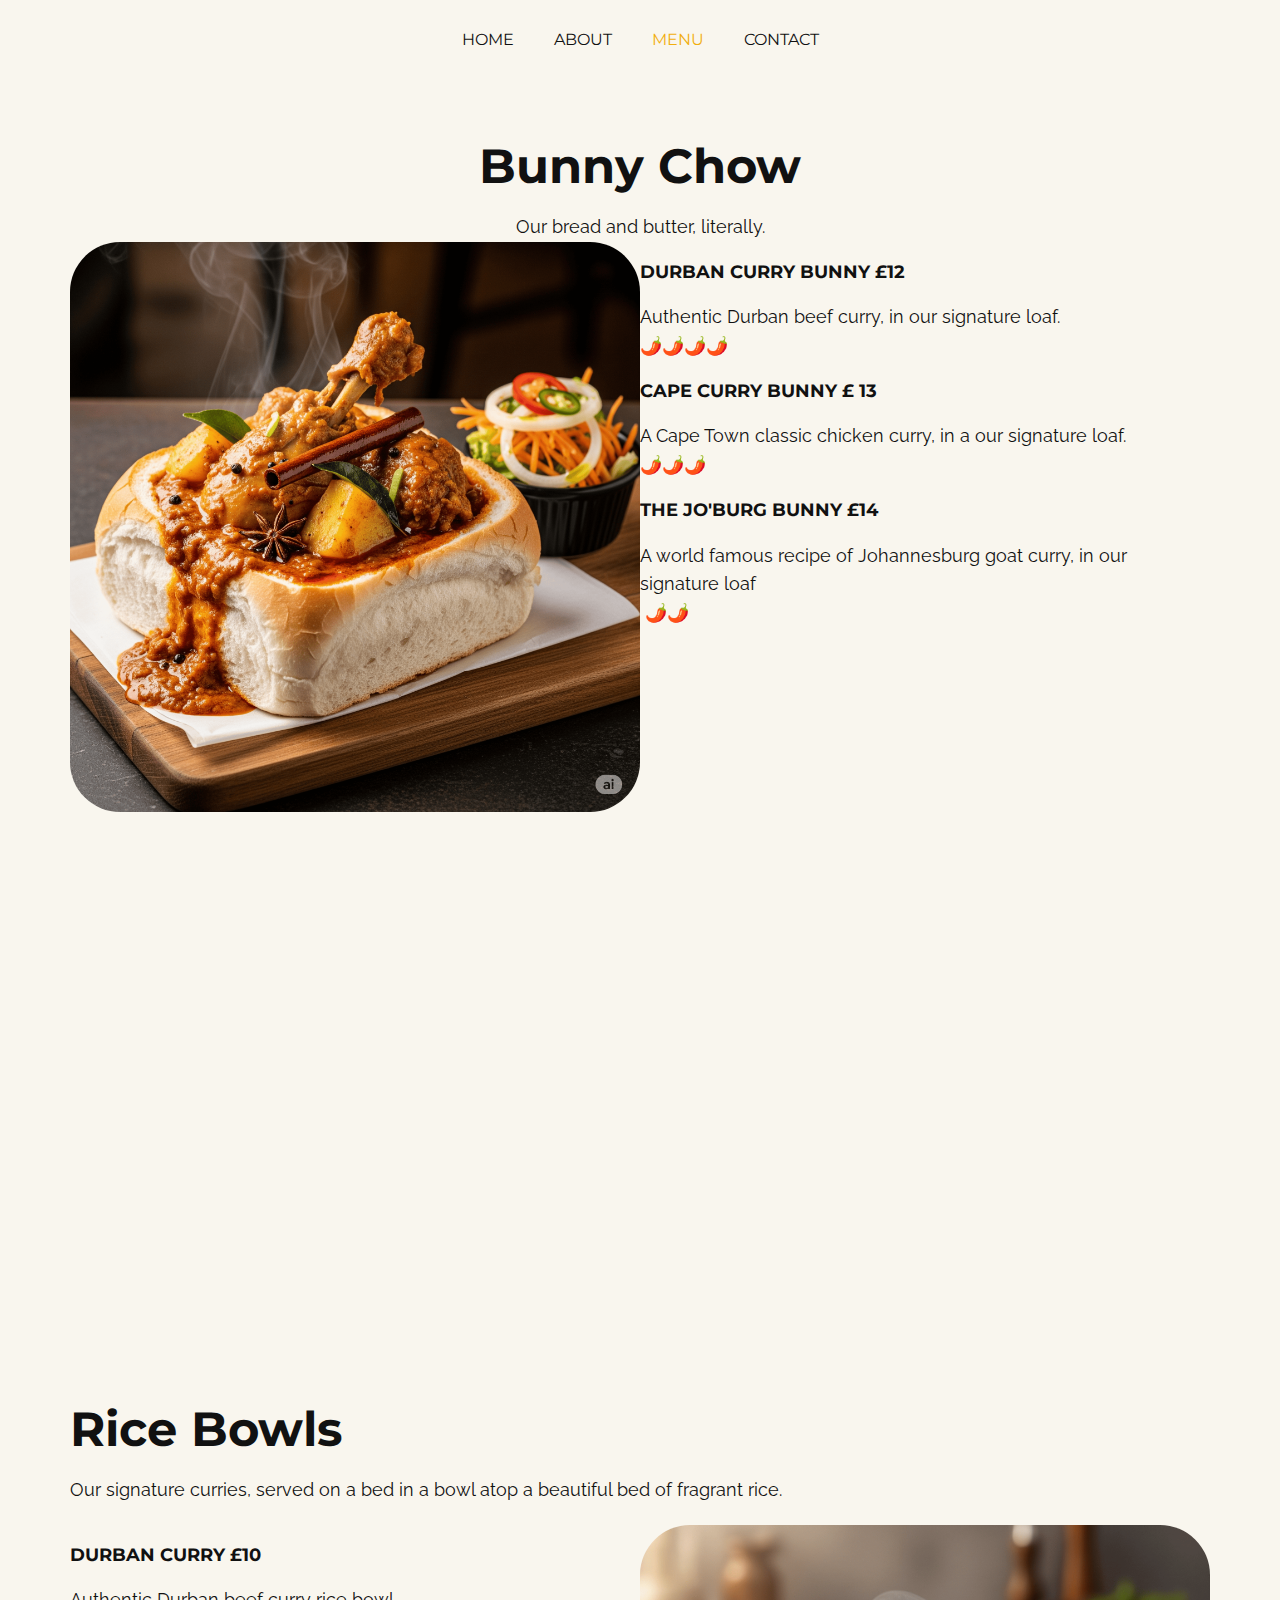
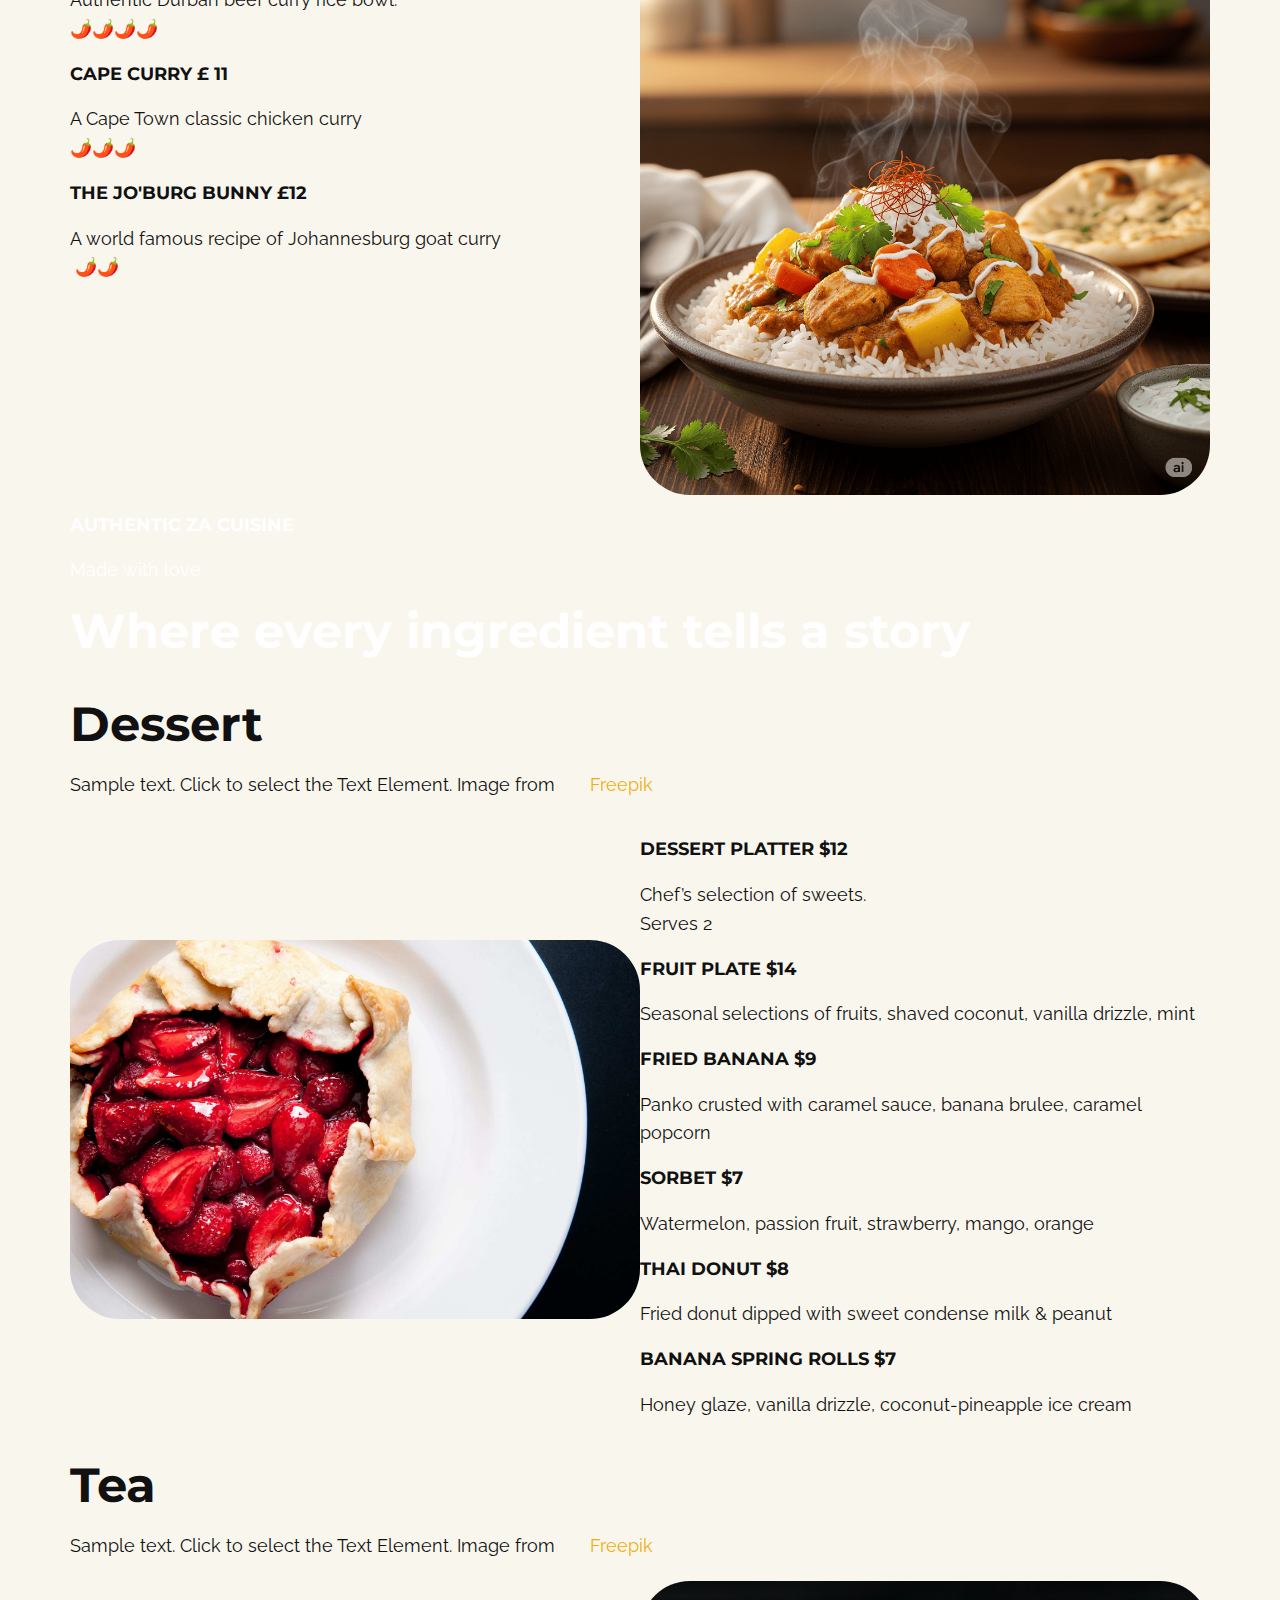
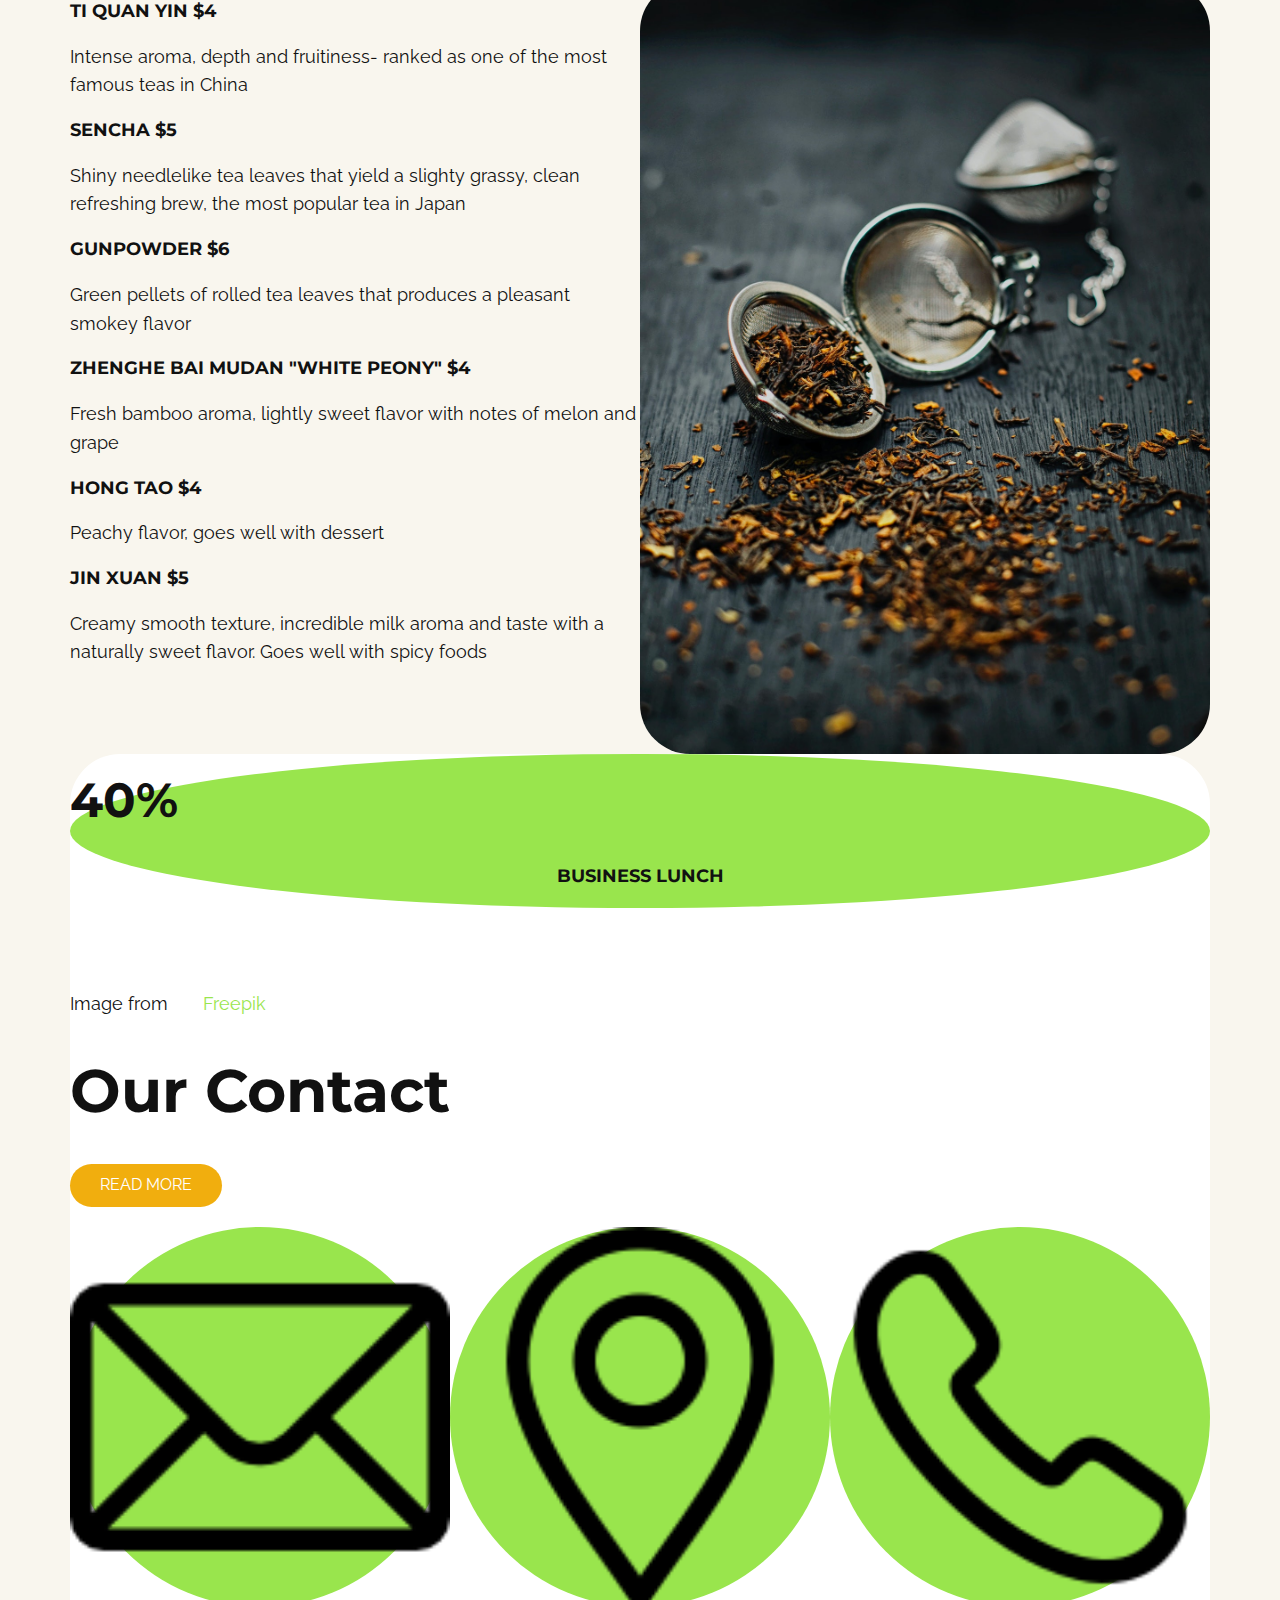
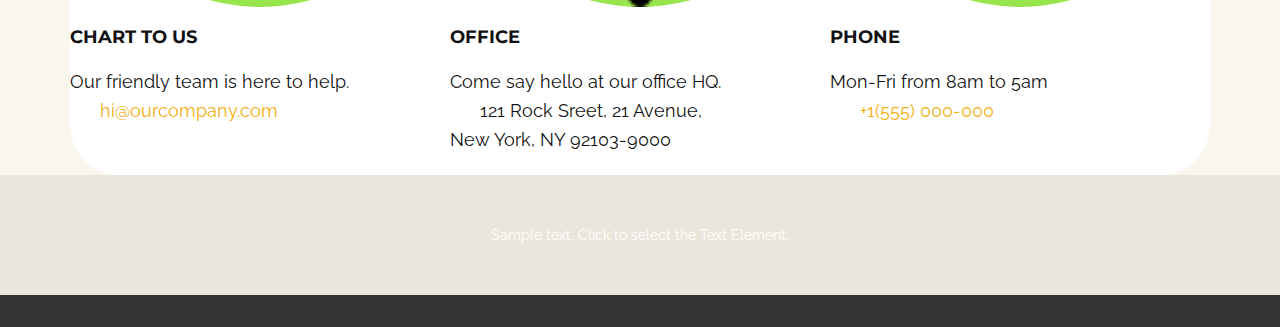
<file: Gallery-2.html>
<!DOCTYPE html>
<html style="font-size: 16px;" lang="en"><head>
    <meta name="viewport" content="width=device-width, initial-scale=1.0">
    <meta charset="utf-8">
    <meta name="keywords" content="​Flavour so good you’ll try to eat with your eyes, ​Small Bites, Hot Dishes, 40%, ​Where every ingredient tells a story, Dessert, Tea, 40%, Our Contact">
    <meta name="description" content="">
    <title>Gallery 2</title>
    <link rel="stylesheet" href="nicepage.css" media="screen">
<link rel="stylesheet" href="Gallery-2.css" media="screen">
    <script class="u-script" type="text/javascript" src="jquery.js" defer=""></script>
    <script class="u-script" type="text/javascript" src="nicepage.js" defer=""></script>
    <meta name="generator" content="Nicepage 7.11.4, nicepage.com">
    
    
    
    
    
    
    
    
    <link id="u-theme-google-font" rel="stylesheet" href="https://fonts.googleapis.com/css?family=Montserrat:100,100i,200,200i,300,300i,400,400i,500,500i,600,600i,700,700i,800,800i,900,900i|Raleway:100,100i,200,200i,300,300i,400,400i,500,500i,600,600i,700,700i,800,800i,900,900i">
    <link id="u-page-google-font" rel="stylesheet" href="https://fonts.googleapis.com/css?family=Montserrat:100,100i,200,200i,300,300i,400,400i,500,500i,600,600i,700,700i,800,800i,900,900i">
    <link id="u-header-footer-google-font" rel="stylesheet" href="https://fonts.googleapis.com/css?family=Montserrat:100,100i,200,200i,300,300i,400,400i,500,500i,600,600i,700,700i,800,800i,900,900i">
    <script type="application/ld+json">{
		"@context": "http://schema.org",
		"@type": "Organization",
		"name": ""
}</script>
    <meta name="theme-color" content="#4756c9">
    <meta property="og:title" content="Gallery 2">
    <meta property="og:type" content="website">
  <meta data-intl-tel-input-cdn-path="intlTelInput/"></head>
  <body data-path-to-root="./" data-include-products="false" class="u-body u-clearfix u-xl-mode" data-lang="en"><header class="u-clearfix u-header u-header" id="sec-03c7"><div class="u-clearfix u-sheet u-sheet-1">
        <nav class="u-menu u-menu-one-level u-offcanvas u-menu-1" role="navigation">
          <div class="menu-collapse u-custom-font u-font-montserrat" style="font-size: 1rem; letter-spacing: 0px; text-transform: uppercase; font-weight: 700;">
            <a class="u-button-style u-custom-left-right-menu-spacing u-custom-padding-bottom u-custom-text-active-color u-custom-text-hover-color u-custom-top-bottom-menu-spacing u-hamburger-link u-nav-link u-text-active-palette-1-base u-text-hover-palette-2-base" href="#" tabindex="-1" aria-label="Open menu" aria-controls="673c">
              <svg class="u-svg-link" viewBox="0 0 24 24"><use xlink:href="#menu-hamburger"></use></svg>
              <svg class="u-svg-content" version="1.1" id="menu-hamburger" viewBox="0 0 16 16" x="0px" y="0px" xmlns:xlink="http://www.w3.org/1999/xlink" xmlns="http://www.w3.org/2000/svg"><g><rect y="1" width="16" height="2"></rect><rect y="7" width="16" height="2"></rect><rect y="13" width="16" height="2"></rect>
</g></svg>
            </a>
          </div>
          <div class="u-custom-menu u-nav-container">
            <ul class="u-custom-font u-font-montserrat u-nav u-unstyled u-nav-1" role="menubar"><li role="none" class="u-nav-item"><a role="menuitem" class="u-button-style u-nav-link u-text-active-palette-3-base u-text-hover-palette-3-light-2" href="./" style="padding: 10px 20px;">Home</a>
</li><li role="none" class="u-nav-item"><a role="menuitem" class="u-button-style u-nav-link u-text-active-palette-3-base u-text-hover-palette-3-light-2" href="About.html" style="padding: 10px 20px;">About</a>
</li><li role="none" class="u-nav-item"><a role="menuitem" class="u-button-style u-nav-link u-text-active-palette-3-base u-text-hover-palette-3-light-2" href="Gallery-2.html" style="padding: 10px 20px;">Menu</a>
</li><li role="none" class="u-nav-item"><a role="menuitem" class="u-button-style u-nav-link u-text-active-palette-3-base u-text-hover-palette-3-light-2" href="Contact.html" style="padding: 10px 20px;">Contact</a>
</li></ul>
          </div>
          <div class="u-custom-menu u-nav-container-collapse" id="673c" role="region" aria-label="Menu panel">
            <div class="u-black u-container-style u-inner-container-layout u-opacity u-opacity-95 u-sidenav">
              <div class="u-inner-container-layout u-sidenav-overflow">
                <div class="u-menu-close" tabindex="-1" aria-label="Close menu"></div>
                <ul class="u-align-center u-nav u-popupmenu-items u-unstyled u-nav-2" role="menubar"><li role="none" class="u-nav-item"><a role="menuitem" class="u-button-style u-nav-link" href="./">Home</a>
</li><li role="none" class="u-nav-item"><a role="menuitem" class="u-button-style u-nav-link" href="About.html">About</a>
</li><li role="none" class="u-nav-item"><a role="menuitem" class="u-button-style u-nav-link" href="Gallery-2.html">Menu</a>
</li><li role="none" class="u-nav-item"><a role="menuitem" class="u-button-style u-nav-link" href="Contact.html">Contact</a>
</li></ul>
              </div>
            </div>
            <div class="u-black u-menu-overlay u-opacity u-opacity-70"></div>
          </div>
        </nav>
      </div></header> 
    <section class="u-clearfix u-container-align-center u-section-1" id="sec-00ca">
      <div class="u-clearfix u-sheet u-sheet-1">
        <h2 class="u-align-center u-text u-text-default u-text-1">Bunny Chow</h2>
        <p class="u-align-center u-text u-text-default u-text-2">Our bread and butter, literally.</p>
        <div class="data-layout-selected u-clearfix u-expanded-width u-layout-wrap u-layout-wrap-1">
          <div class="u-layout">
            <div class="u-layout-row">
              <div class="u-container-align-center u-container-style u-layout-cell u-size-30 u-layout-cell-1">
                <div class="u-container-layout u-valign-middle u-container-layout-1">
                  <img class="u-expanded-width u-image u-image-round u-radius-50 u-image-1" src="images/Gemini_Generated_Image_6mmfsi6mmfsi6mmf.png" alt="" data-image-width="2048" data-image-height="2048">
                </div>
              </div>
              <div class="u-container-style u-layout-cell u-size-30 u-layout-cell-2">
                <div class="u-container-layout u-valign-top-lg u-valign-top-md u-valign-top-sm u-valign-top-xs u-container-layout-2">
                  <h6 class="u-text u-text-default u-text-3"> Durban Curry Bunny £12</h6>
                  <p class="u-text u-text-default u-text-4">Authentic Durban beef curry, in our signature loaf.&nbsp;<br>🌶️🌶️🌶️🌶️
                  </p>
                  <h6 class="u-text u-text-default u-text-5">Cape Curry Bunny £ 13</h6>
                  <p class="u-text u-text-default u-text-6">A Cape Town classic chicken curry, in a our signature loaf.<br>🌶️🌶️🌶️<br>
                  </p>
                  <h6 class="u-text u-text-default u-text-7">The Jo'burg Bunny £14</h6>
                  <p class="u-text u-text-8">A world famous recipe of ​​Johannesburg goat curry, in our signature loaf<br>&nbsp;🌶️🌶️
                  </p>
                </div>
              </div>
            </div>
          </div>
        </div>
      </div>
    </section>
    <section class="u-clearfix u-container-align-center u-section-2" id="carousel_d833">
      <div class="u-clearfix u-sheet u-sheet-1">
        <h2 class="u-align-center u-text u-text-default u-text-1">Rice Bowls </h2>
        <p class="u-align-center u-text u-text-default u-text-2">Our signature curries, served on a bed in a bowl atop a beautiful bed of fragrant rice.</p>
        <div class="data-layout-selected u-clearfix u-expanded-width u-layout-wrap u-layout-wrap-1">
          <div class="u-layout">
            <div class="u-layout-row">
              <div class="u-container-style u-layout-cell u-size-30 u-layout-cell-1">
                <div class="u-container-layout u-container-layout-1">
                  <h6 class="u-text u-text-default u-text-3"> Durban Curry £10</h6>
                  <p class="u-text u-text-4">Authentic Durban beef curry rice bowl.<br>🌶️🌶️🌶️🌶️
                  </p>
                  <h6 class="u-text u-text-default u-text-5">Cape Curry £ 11</h6>
                  <p class="u-text u-text-default u-text-6">A Cape Town classic chicken curry<br>🌶️🌶️🌶️<br>
                  </p>
                  <h6 class="u-text u-text-default u-text-7">The Jo'burg Bunny £12</h6>
                  <p class="u-text u-text-8">A world famous recipe of ​​Johannesburg goat curry<br>&nbsp;🌶️🌶️
                  </p>
                </div>
              </div>
              <div class="u-container-align-center u-container-style u-layout-cell u-size-30 u-layout-cell-2">
                <div class="u-container-layout u-valign-middle u-container-layout-2">
                  <img class="u-expanded-width u-image u-image-round u-radius-50 u-image-1" src="images/Gemini_Generated_Image_95nzft95nzft95nz.png" alt="" data-image-width="2048" data-image-height="2048">
                </div>
              </div>
            </div>
          </div>
        </div>
      </div>
    </section>
    <section class="u-clearfix u-section-3" id="sec-348c">
      <div class="u-clearfix u-sheet u-valign-middle u-sheet-1">
        <div class="u-container-style u-expanded-width u-group u-image u-radius-50 u-shape-round u-image-1" data-image-width="1200" data-image-height="859">
          <div class="u-container-layout u-valign-bottom-xs u-valign-middle-lg u-valign-middle-md u-valign-middle-sm u-container-layout-1">
            <h6 class="u-text u-text-body-alt-color u-text-default u-text-1">Authentic ZA Cuisine</h6>
            <p class="u-text u-text-body-alt-color u-text-2">Made with love.</p>
            <h2 class="u-text u-text-body-alt-color u-text-3"> Where every ingredient tells a story</h2>
          </div>
        </div>
      </div>
    </section>
    <section class="u-clearfix u-container-align-center u-section-4" id="carousel_6500">
      <div class="u-clearfix u-sheet u-sheet-1">
        <h2 class="u-align-center u-text u-text-default u-text-1">Dessert</h2>
        <p class="u-align-center u-text u-text-default u-text-2">Sample text. Click to select the Text Element. Image from <a href="https://freepik.com" class="u-active-none u-border-none u-btn u-button-link u-button-style u-hover-none u-none u-text-palette-3-base u-btn-1">Freepik</a>
        </p>
        <div class="u-clearfix u-expanded-width u-layout-wrap u-layout-wrap-1">
          <div class="u-layout">
            <div class="u-layout-row">
              <div class="u-container-align-center u-container-style u-layout-cell u-size-30 u-layout-cell-1">
                <div class="u-container-layout u-valign-middle u-container-layout-1">
                  <img class="u-expanded-width u-image u-image-round u-radius-50 u-image-1" src="images/pexels-photo-3906526.jpeg" alt="" data-image-width="2258" data-image-height="1500">
                </div>
              </div>
              <div class="u-container-style u-layout-cell u-size-30 u-layout-cell-2">
                <div class="u-container-layout u-container-layout-2">
                  <h6 class="u-text u-text-default u-text-3"> Dessert platter $12</h6>
                  <p class="u-text u-text-4"> Chef’s selection of sweets.<br>Serves 2
                  </p>
                  <h6 class="u-text u-text-default u-text-5"> Fruit Plate $14</h6>
                  <p class="u-text u-text-6"> Seasonal selections of fruits, shaved coconut, vanilla drizzle, mint</p>
                  <h6 class="u-text u-text-default u-text-7"> Fried Banana $9</h6>
                  <p class="u-text u-text-8"> Panko crusted with caramel sauce, banana brulee, caramel popcorn</p>
                  <h6 class="u-text u-text-default u-text-9"> Sorbet $7</h6>
                  <p class="u-text u-text-default u-text-10"> Watermelon, passion fruit, strawberry, mango, orange<br>
                  </p>
                  <h6 class="u-text u-text-default u-text-11"> Thai Donut $8 </h6>
                  <p class="u-text u-text-default u-text-12"> Fried donut dipped with sweet condense milk &amp; peanut</p>
                  <h6 class="u-text u-text-default u-text-13"> Banana spring rolls $7</h6>
                  <p class="u-text u-text-default u-text-14"> Honey glaze, vanilla drizzle, coconut-pineapple ice cream<br>
                  </p>
                </div>
              </div>
            </div>
          </div>
        </div>
      </div>
    </section>
    <section class="u-clearfix u-container-align-center u-section-5" id="carousel_f25b">
      <div class="u-clearfix u-sheet u-sheet-1">
        <h2 class="u-align-center u-text u-text-default u-text-1">Tea</h2>
        <p class="u-align-center u-text u-text-default u-text-2">Sample text. Click to select the Text Element. Image from <a href="https://freepik.com" class="u-active-none u-border-none u-btn u-button-link u-button-style u-hover-none u-none u-text-palette-3-base u-btn-1">Freepik</a>
        </p>
        <div class="u-clearfix u-expanded-width u-layout-wrap u-layout-wrap-1">
          <div class="u-layout">
            <div class="u-layout-row">
              <div class="u-container-align-left u-container-style u-layout-cell u-size-30 u-layout-cell-1">
                <div class="u-container-layout u-container-layout-1">
                  <h6 class="u-align-left u-text u-text-default u-text-3"> Ti Quan Yin $4</h6>
                  <p class="u-align-left u-text u-text-default u-text-4"> Intense aroma, depth and fruitiness- ranked as one of the most famous teas in China<br>
                  </p>
                  <h6 class="u-align-left u-text u-text-default u-text-5"> Sencha $5</h6>
                  <p class="u-align-left u-text u-text-default u-text-6"> Shiny needlelike tea leaves that yield a slighty grassy, clean refreshing brew, the most popular tea in Japan</p>
                  <h6 class="u-align-left u-text u-text-default u-text-7"> Gunpowder $6</h6>
                  <p class="u-align-left u-text u-text-default u-text-8"> Green pellets of rolled tea leaves that produces a pleasant smokey flavor</p>
                  <h6 class="u-align-left u-text u-text-default u-text-9"> Zhenghe Bai Mudan "White Peony" $4</h6>
                  <p class="u-align-left u-text u-text-default u-text-10"> Fresh bamboo aroma, lightly sweet flavor with notes of melon and grape<br>
                  </p>
                  <h6 class="u-align-left u-text u-text-default u-text-11"> Hong Tao $4 </h6>
                  <p class="u-align-left u-text u-text-default u-text-12"> Peachy flavor, goes well with dessert</p>
                  <h6 class="u-align-left u-text u-text-default u-text-13"> Jin Xuan $5</h6>
                  <p class="u-align-left u-text u-text-default u-text-14"> Creamy smooth texture, incredible milk aroma and taste with a naturally sweet flavor. Goes well with spicy foods</p>
                </div>
              </div>
              <div class="u-container-align-center u-container-style u-layout-cell u-size-30 u-layout-cell-2">
                <div class="u-container-layout u-valign-middle u-container-layout-2">
                  <img class="u-expanded-width u-image u-image-round u-radius-50 u-image-1" src="images/pexels-koko-rahmadie-227908.jpg" alt="" data-image-width="1280" data-image-height="1735">
                </div>
              </div>
            </div>
          </div>
        </div>
      </div>
    </section>
    <section class="u-clearfix u-section-6" id="sec-d0fd">
      <div class="u-clearfix u-sheet u-sheet-1">
        <div class="u-container-style u-expanded-width u-group u-radius-50 u-shape-round u-white u-group-1">
          <div class="u-container-layout u-valign-middle-xl u-container-layout-1">
            <div class="u-container-align-center u-container-style u-group u-palette-4-base u-preserve-proportions u-shape-circle u-group-2">
              <div class="u-container-layout u-valign-middle u-container-layout-2">
                <h2 class="u-align-center u-text u-text-default u-text-1">40%</h2>
                <h6 class="u-align-center u-text u-text-2">business lunch</h6>
              </div>
            </div>
            <h6 class="u-text u-text-body-alt-color u-text-default u-text-3">Sample Headline</h6>
            <p class="u-text u-text-4">Image from <a href="https://freepik.com" class="u-active-none u-border-none u-btn u-button-link u-button-style u-hover-none u-none u-text-palette-4-base u-btn-1">Freepik</a>
            </p>
            <h1 class="u-text u-text-5">Our Contact</h1>
            <a href="#" class="u-border-none u-btn u-button-style u-hover-palette-3-light-2 u-palette-3-base u-btn-2">read more</a>
            <div class="u-expanded-width-md u-expanded-width-sm u-expanded-width-xs u-list u-list-1">
              <div class="u-repeater u-repeater-1">
                <div class="u-container-style u-list-item u-repeater-item u-shape-rectangle">
                  <div class="u-container-layout u-similar-container u-container-layout-3"><span class="u-file-icon u-icon u-icon-circle u-palette-4-base u-icon-1"><img src="images/646094-d1da5d31.png" alt=""></span>
                    <h6 class="u-text u-text-6">Chart to us</h6>
                    <p class="u-text u-text-7">Our friendly team is here to help.<br>
                      <a href="#" class="u-active-none u-border-active-palette-3-base u-border-hover-palette-3-base u-border-none u-btn u-button-link u-button-style u-hover-none u-none u-text-active-palette-3-base u-text-hover-palette-3-base u-text-palette-3-base u-btn-3">hi@ourcompany.com </a>
                    </p>
                  </div>
                </div>
                <div class="u-container-style u-list-item u-repeater-item u-shape-rectangle">
                  <div class="u-container-layout u-similar-container u-container-layout-4"><span class="u-file-icon u-icon u-icon-circle u-palette-4-base u-icon-2"><img src="images/2838912-7facd193.png" alt=""></span>
                    <h6 class="u-text u-text-8">Office</h6>
                    <p class="u-text u-text-9"> Come say hello at our office HQ.<br>
                      <a href="#" class="u-active-none u-border-none u-btn u-button-link u-button-style u-hover-none u-none u-text-body-color u-btn-4">121 Rock Sreet, 21 Avenue,<br>New York, NY 92103-9000
                      </a>
                      <br>
                    </p>
                  </div>
                </div>
                <div class="u-container-style u-list-item u-repeater-item u-shape-rectangle">
                  <div class="u-container-layout u-similar-container u-container-layout-5"><span class="u-file-icon u-icon u-icon-circle u-palette-4-base u-icon-3"><img src="images/8066424-92fb1413.png" alt=""></span>
                    <h6 class="u-text u-text-10">Phone</h6>
                    <p class="u-text u-text-11"> Mon-Fri from 8am to 5am<br>
                      <a href="#" class="u-active-none u-border-active-palette-3-base u-border-hover-palette-3-base u-border-none u-btn u-button-link u-button-style u-hover-none u-none u-text-active-palette-3-base u-text-hover-palette-3-base u-text-palette-3-base u-btn-5" data-animation-name="" data-animation-duration="0" data-animation-delay="0" data-animation-direction="">+1(555) 000-000</a>
                    </p>
                  </div>
                </div>
              </div>
            </div>
          </div>
        </div>
      </div>
    </section>
    
    
    
    <footer class="u-align-center u-clearfix u-container-align-center u-footer u-grey-80 u-footer" id="sec-9b79"><div class="u-clearfix u-sheet u-sheet-1">
        <p class="u-small-text u-text u-text-variant u-text-1">Sample text. Click to select the Text Element.</p>
      </div></footer>
    <section class="u-backlink u-clearfix u-grey-80"></section>
  
</body></html>
</file>
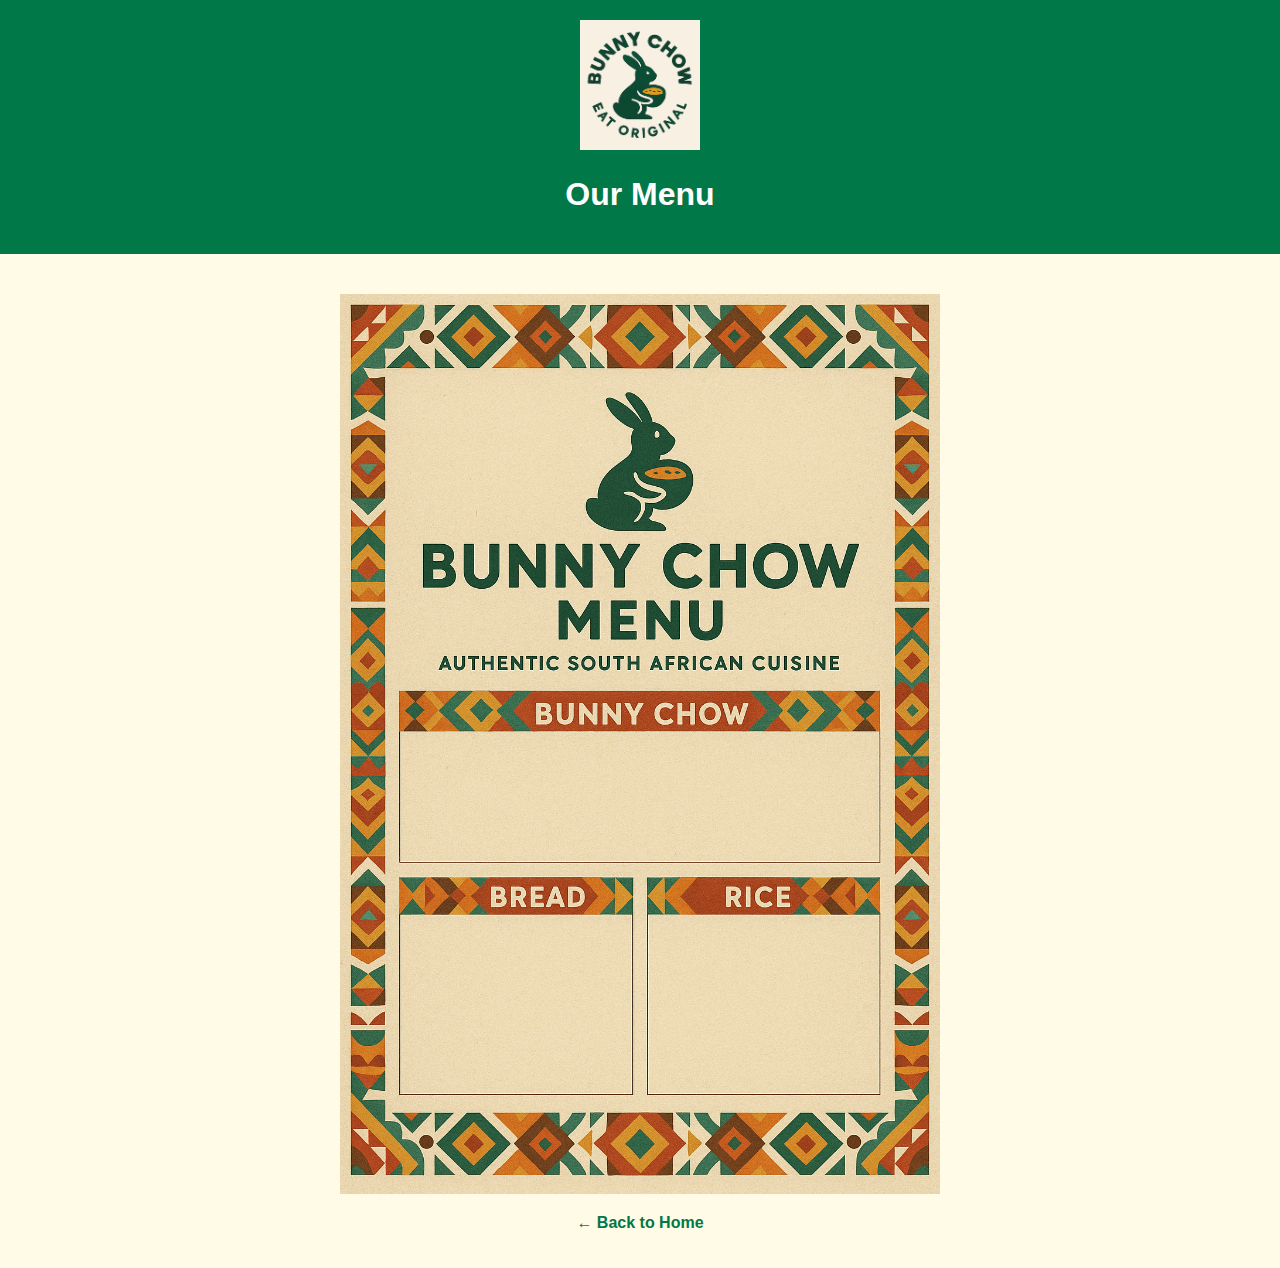
<file: menu.html>
<!DOCTYPE html>
<html lang="en">
<head>
  <meta charset="UTF-8" />
  <meta name="viewport" content="width=device-width, initial-scale=1.0"/>
  <title>Bunny Chow Menu</title>
  <link rel="stylesheet" href="style.css"/>
</head>
<body>
  <header>
    <img src="images/bunny_logo.png" alt="Bunny Chow Logo" class="logo" />
    <h1>Our Menu</h1>
  </header>

  <main>
    <img src="images/menu.png" alt="Bunny Chow Menu" class="menu-image"/>
    <p><a href="index.html">← Back to Home</a></p>
  </main>
</body>
</html>
</file>
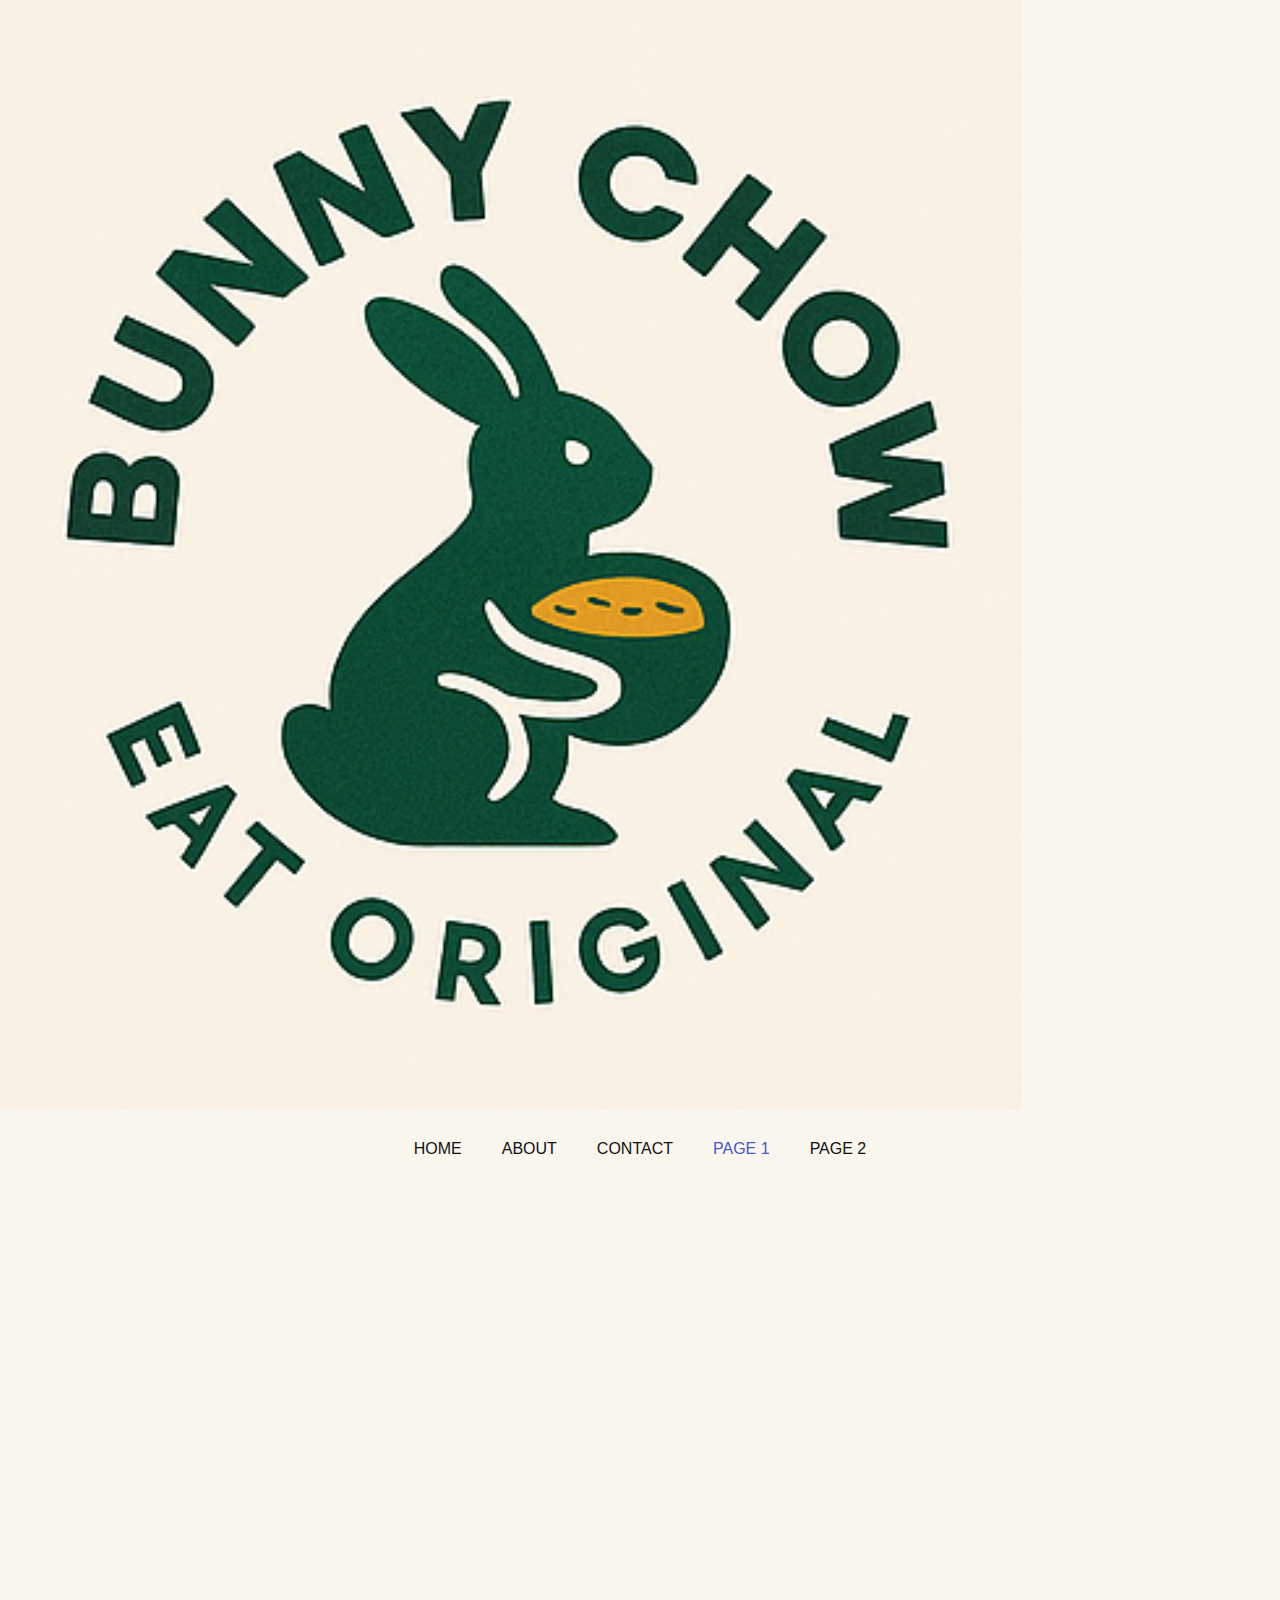
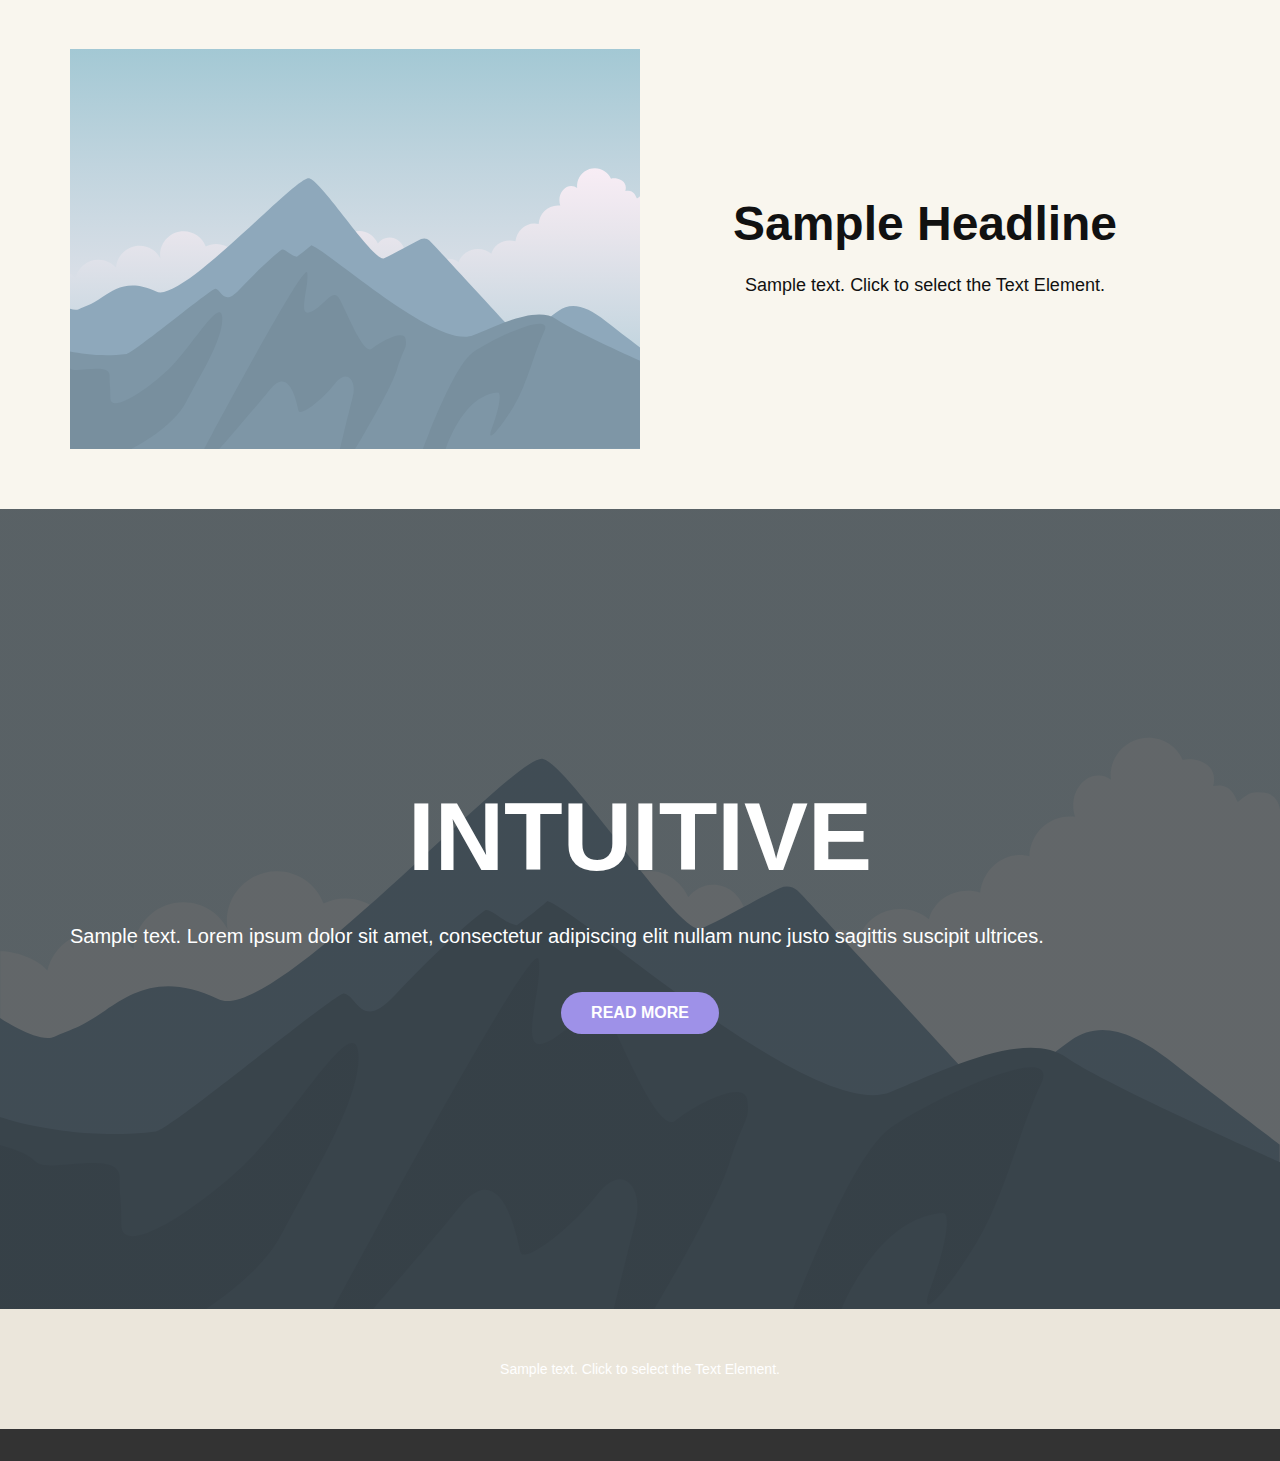
<file: Page-1.html>
<!DOCTYPE html>
<html style="font-size: 16px;" lang="en"><head>
    <meta name="viewport" content="width=device-width, initial-scale=1.0">
    <meta charset="utf-8">
    <meta name="keywords" content="INTUITIVE">
    <meta name="description" content="">
    <title>Page 1</title>
    <link rel="stylesheet" href="nicepage.css" media="screen">
<link rel="stylesheet" href="Page-1.css" media="screen">
    <script class="u-script" type="text/javascript" src="jquery.js" defer=""></script>
    <script class="u-script" type="text/javascript" src="nicepage.js" defer=""></script>
    <meta name="generator" content="Nicepage 7.11.4, nicepage.com">
    
    
    
    
    
    <link id="u-theme-google-font" rel="stylesheet" href="https://fonts.googleapis.com/css?family=Roboto:100,100i,200,200i,300,300i,400,400i,500,500i,600,600i,700,700i,800,800i,900,900i|Open+Sans:300,300i,400,400i,500,500i,600,600i,700,700i,800,800i">
    <script type="application/ld+json">{
		"@context": "http://schema.org",
		"@type": "Organization",
		"name": "",
		"logo": "images/IMG_5299.jpg"
}</script>
    <meta name="theme-color" content="#478ac9">
    <meta property="og:title" content="Page 1">
    <meta property="og:type" content="website">
  <meta data-intl-tel-input-cdn-path="intlTelInput/"></head>
  <body data-path-to-root="./" data-include-products="false" class="u-body u-clearfix u-xl-mode" data-lang="en"><header class="u-clearfix u-header u-valign-top-lg u-valign-top-md u-valign-top-sm u-valign-top-xs u-header" id="header"><a href="#" class="u-image u-logo u-image-1" data-image-width="1022" data-image-height="1109">
        <img src="images/IMG_5299.jpg" class="u-logo-image u-logo-image-1">
      </a><nav class="u-menu u-menu-one-level u-offcanvas u-menu-1" role="navigation" aria-label="Menu navigation">
        <div class="menu-collapse" style="font-size: 1rem; letter-spacing: 0px;">
          <a class="u-button-style u-custom-left-right-menu-spacing u-custom-padding-bottom u-custom-top-bottom-menu-spacing u-hamburger-link u-nav-link u-text-active-palette-1-base u-text-hover-palette-2-base" href="#" tabindex="-1" aria-label="Open menu" aria-controls="d0b6">
            <svg class="u-svg-link" viewBox="0 0 24 24"><use xlink:href="#menu-hamburger"></use></svg>
            <svg class="u-svg-content" version="1.1" id="menu-hamburger" viewBox="0 0 16 16" x="0px" y="0px" xmlns:xlink="http://www.w3.org/1999/xlink" xmlns="http://www.w3.org/2000/svg"><g><rect y="1" width="16" height="2"></rect><rect y="7" width="16" height="2"></rect><rect y="13" width="16" height="2"></rect>
</g></svg>
          </a>
        </div>
        <div class="u-nav-container">
          <ul class="u-nav u-unstyled u-nav-1" role="menubar"><li class="u-nav-item" role="none"><a class="u-button-style u-nav-link u-text-active-palette-1-base u-text-hover-palette-2-base" href="./" style="padding: 10px 20px;" role="menuitem">Home</a>
</li><li class="u-nav-item" role="none"><a class="u-button-style u-nav-link u-text-active-palette-1-base u-text-hover-palette-2-base" href="About.html" style="padding: 10px 20px;" role="menuitem">About</a>
</li><li class="u-nav-item" role="none"><a class="u-button-style u-nav-link u-text-active-palette-1-base u-text-hover-palette-2-base" href="Contact.html" style="padding: 10px 20px;" role="menuitem">Contact</a>
</li><li class="u-nav-item" role="none"><a class="u-button-style u-nav-link u-text-active-palette-1-base u-text-hover-palette-2-base" href="Page-1.html" style="padding: 10px 20px;" role="menuitem">Page 1</a>
</li><li class="u-nav-item" role="none"><a class="u-button-style u-nav-link u-text-active-palette-1-base u-text-hover-palette-2-base" href="Page-2.html" style="padding: 10px 20px;" role="menuitem">Page 2</a>
</li></ul>
        </div>
        <div class="u-nav-container-collapse" id="d0b6" role="region" aria-label="Menu panel">
          <div class="u-black u-container-style u-inner-container-layout u-opacity u-opacity-95 u-sidenav">
            <div class="u-inner-container-layout u-sidenav-overflow">
              <div class="u-menu-close" tabindex="-1" aria-label="Close menu"></div>
              <ul class="u-align-center u-nav u-popupmenu-items u-unstyled u-nav-2"><li class="u-nav-item"><a class="u-button-style u-nav-link" href="./">Home</a>
</li><li class="u-nav-item"><a class="u-button-style u-nav-link" href="About.html">About</a>
</li><li class="u-nav-item"><a class="u-button-style u-nav-link" href="Contact.html">Contact</a>
</li><li class="u-nav-item"><a class="u-button-style u-nav-link" href="Page-1.html">Page 1</a>
</li><li class="u-nav-item"><a class="u-button-style u-nav-link" href="Page-2.html">Page 2</a>
</li></ul>
            </div>
          </div>
          <div class="u-black u-menu-overlay u-opacity u-opacity-70"></div>
        </div>
      </nav></header>
    <section class="u-clearfix u-section-1" id="block-2">
      <div class="u-clearfix u-sheet u-sheet-1"></div>
    </section>
    <section class="u-clearfix u-section-2" id="block-4">
      <div class="u-clearfix u-sheet u-sheet-1">
        <div class="data-layout-selected u-clearfix u-expanded-width u-layout-wrap u-layout-wrap-1">
          <div class="u-layout">
            <div class="u-layout-row">
              <div class="u-container-style u-image u-layout-cell u-size-30 u-image-1" data-image-width="400" data-image-height="265">
                <div class="u-container-layout u-container-layout-1"></div>
              </div>
              <div class="u-container-align-center u-container-style u-layout-cell u-size-30 u-layout-cell-2">
                <div class="u-container-layout u-valign-middle u-container-layout-2">
                  <h2 class="u-align-center u-text u-text-default u-text-1">Sample Headline</h2>
                  <p class="u-align-center u-text u-text-default u-text-2">Sample text. Click to select the Text Element.</p>
                </div>
              </div>
            </div>
          </div>
        </div>
      </div>
    </section>
    <section class="u-align-center u-clearfix u-container-align-center u-image u-shading u-section-3" id="block-3">
      <div class="u-clearfix u-sheet u-valign-middle u-sheet-1">
        <h1 class="u-align-center u-text u-text-default u-title u-text-1">INTUITIVE</h1>
        <p class="u-align-center u-large-text u-text u-text-default u-text-variant u-text-2">Sample text. Lorem ipsum dolor sit amet, consectetur adipiscing elit nullam nunc justo sagittis suscipit ultrices.</p>
        <a href="#" class="u-align-center u-btn u-button-style u-palette-2-base u-btn-1">Read More</a>
      </div>
    </section>
    
    
    
    <footer class="u-align-center u-clearfix u-container-align-center u-footer u-grey-80 u-footer" id="footer"><div class="u-clearfix u-sheet u-sheet-1">
        <p class="u-small-text u-text u-text-variant u-text-1">Sample text. Click to select the Text Element.</p>
      </div></footer>
    <section class="u-backlink u-clearfix u-grey-80"></section>
  
</body></html>
</file>
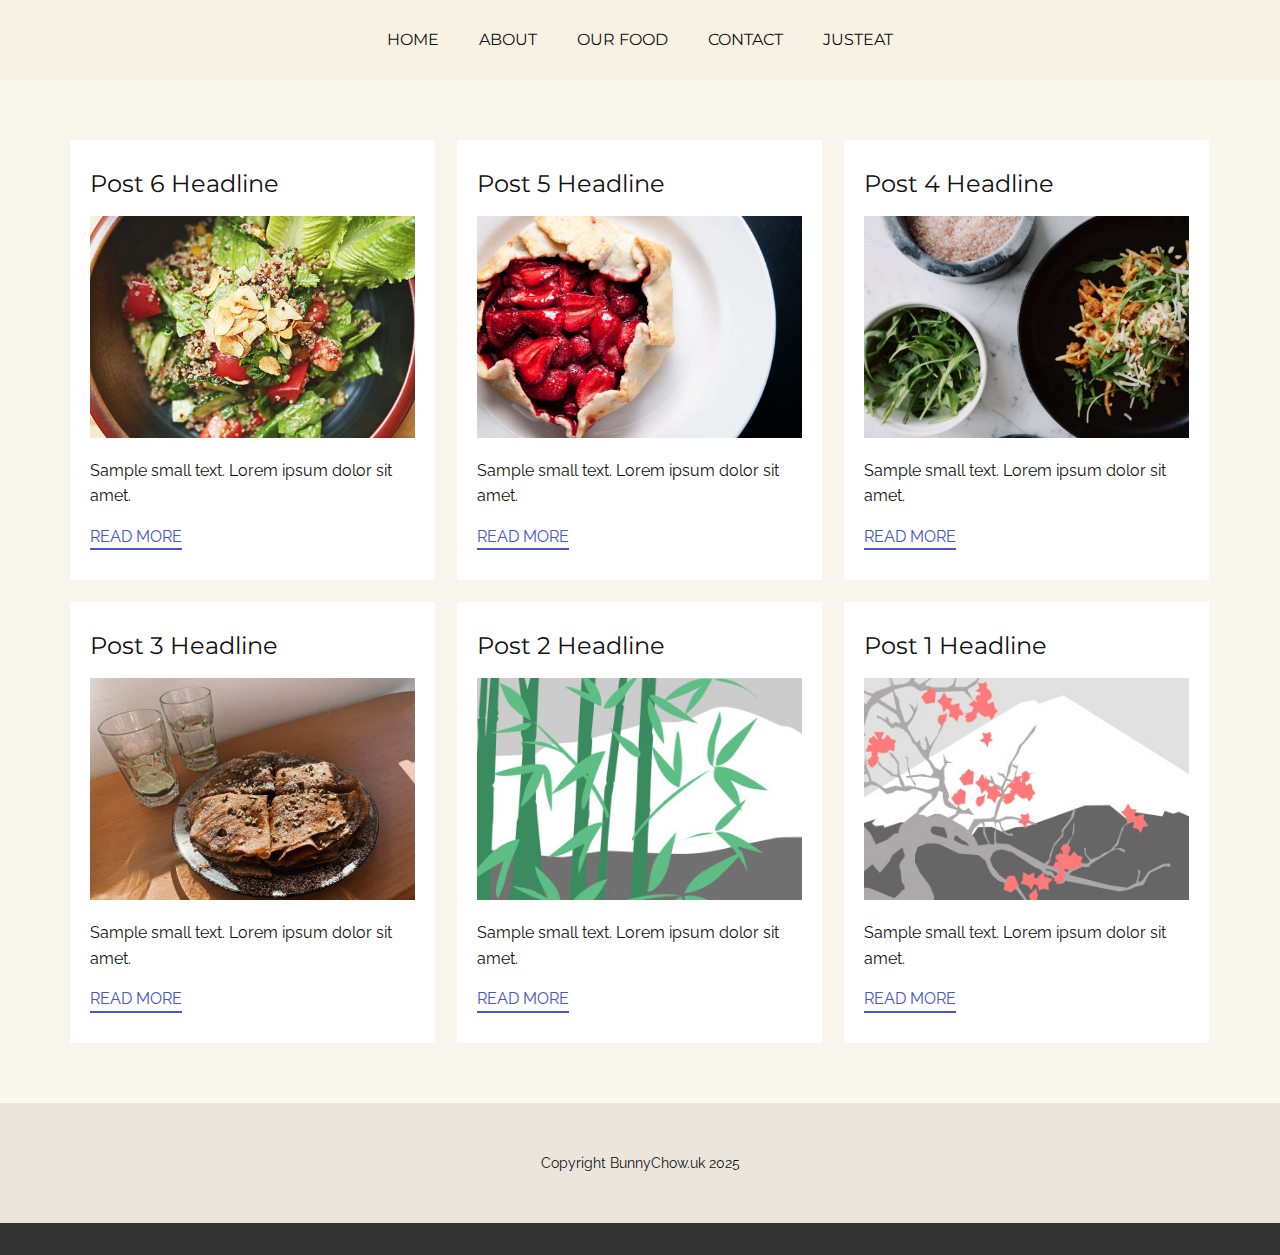
<file: blog/blog.html>
<!DOCTYPE html>
<html style="font-size: 16px;" lang="en"><head>
    <meta name="viewport" content="width=device-width, initial-scale=1.0">
    <meta charset="utf-8">
    <meta name="keywords" content="">
    <meta name="description" content="">
    <title>Blog</title>
    <link rel="stylesheet" href="../nicepage.css" media="screen">
<link rel="stylesheet" href="../Blog-Template.css" media="screen">
    <script class="u-script" type="text/javascript" src="../jquery.js" defer=""></script>
    <script class="u-script" type="text/javascript" src="../nicepage.js" defer=""></script>
    <meta name="generator" content="Nicepage 7.14.0, nicepage.com">
    <link rel="icon" href="../images/IMG_5299.jpg">
    
    
    
    <link id="u-page-google-font" rel="stylesheet" href="https://fonts.googleapis.com/css2?display=swap&amp;family=Montserrat:ital,wght@0,100;0,200;0,300;0,400;0,500;0,600;0,700;0,800;0,900;1,100;1,200;1,300;1,400;1,500;1,600;1,700;1,800;1,900&amp;family=Raleway:ital,wght@0,100;0,200;0,300;0,400;0,500;0,600;0,700;0,800;0,900;1,100;1,200;1,300;1,400;1,500;1,600;1,700;1,800;1,900">
    <script type="application/ld+json">{
		"@context": "http://schema.org",
		"@type": "Organization",
		"name": "Bunny"
}</script>
    <meta name="theme-color" content="#4756c9">
  <meta data-intl-tel-input-cdn-path="intlTelInput/"></head>
  <body data-path-to-root="../" data-include-products="false" class="u-body u-xl-mode" data-lang="en"><header class="u-clearfix u-custom-color-1 u-header u-header" id="sec-03c7"><div class="u-clearfix u-sheet u-sheet-1">
        <nav class="u-menu u-menu-one-level u-offcanvas u-menu-1" role="navigation">
          <div class="menu-collapse u-custom-font u-font-montserrat" style="font-size: 1rem; letter-spacing: 0px; text-transform: uppercase; font-weight: 700;">
            <a class="u-button-style u-custom-left-right-menu-spacing u-custom-padding-bottom u-custom-text-active-color u-custom-text-hover-color u-custom-top-bottom-menu-spacing u-hamburger-link u-nav-link u-text-active-palette-1-base u-text-hover-palette-2-base" href="#" tabindex="-1" aria-label="Open menu" aria-controls="673c">
              <svg class="u-svg-link" viewBox="0 0 24 24"><use xlink:href="#menu-hamburger"></use></svg>
              <svg class="u-svg-content" version="1.1" id="menu-hamburger" viewBox="0 0 16 16" x="0px" y="0px" xmlns:xlink="http://www.w3.org/1999/xlink" xmlns="http://www.w3.org/2000/svg"><g><rect y="1" width="16" height="2"></rect><rect y="7" width="16" height="2"></rect><rect y="13" width="16" height="2"></rect>
</g></svg>
            </a>
          </div>
          <div class="u-custom-menu u-nav-container">
            <ul class="u-custom-font u-font-montserrat u-nav u-unstyled u-nav-1" role="menubar"><li role="none" class="u-nav-item"><a role="menuitem" class="u-button-style u-nav-link u-text-active-palette-3-base u-text-hover-palette-3-light-2" href="../" style="padding: 10px 20px;">Home</a>
</li><li role="none" class="u-nav-item"><a role="menuitem" class="u-button-style u-nav-link u-text-active-palette-3-base u-text-hover-palette-3-light-2" href="../About.html" style="padding: 10px 20px;">About</a>
</li><li role="none" class="u-nav-item"><a role="menuitem" class="u-button-style u-nav-link u-text-active-palette-3-base u-text-hover-palette-3-light-2" href="../Gallery-2.html" style="padding: 10px 20px;">Our Food</a>
</li><li role="none" class="u-nav-item"><a role="menuitem" class="u-button-style u-nav-link u-text-active-palette-3-base u-text-hover-palette-3-light-2" href="../Contact.html" style="padding: 10px 20px;">Contact</a>
</li><li role="none" class="u-nav-item"><a tabindex="-1" role="menuitem" class="u-button-style u-nav-link u-text-active-palette-3-base u-text-hover-palette-3-light-2" href="https://www.just-eat.co.uk/restaurants-bunnychow-bournemouth/menu" target="_blank" rel="nofollow" style="padding: 10px 20px;">JustEat</a>
</li></ul>
          </div>
          <div class="u-custom-menu u-nav-container-collapse" id="673c" role="region" aria-label="Menu panel">
            <div class="u-black u-container-style u-inner-container-layout u-opacity u-opacity-95 u-sidenav">
              <div class="u-inner-container-layout u-sidenav-overflow">
                <div class="u-menu-close" tabindex="-1" aria-label="Close menu"></div>
                <ul class="u-align-center u-nav u-popupmenu-items u-unstyled u-nav-2" role="menubar"><li role="none" class="u-nav-item"><a role="menuitem" class="u-button-style u-nav-link" href="../">Home</a>
</li><li role="none" class="u-nav-item"><a role="menuitem" class="u-button-style u-nav-link" href="../About.html">About</a>
</li><li role="none" class="u-nav-item"><a role="menuitem" class="u-button-style u-nav-link" href="../Gallery-2.html">Our Food</a>
</li><li role="none" class="u-nav-item"><a role="menuitem" class="u-button-style u-nav-link" href="../Contact.html">Contact</a>
</li><li role="none" class="u-nav-item"><a tabindex="-1" role="menuitem" class="u-button-style u-nav-link" href="https://www.just-eat.co.uk/restaurants-bunnychow-bournemouth/menu" target="_blank" rel="nofollow">JustEat</a>
</li></ul>
              </div>
            </div>
            <div class="u-black u-menu-overlay u-opacity u-opacity-70"></div>
          </div>
        </nav>
      </div></header>
    <section class="u-clearfix u-section-1" id="block-1">
      <div class="u-clearfix u-sheet u-valign-middle u-sheet-1"><!--blog--><!--blog_options_json--><!--{"type":"Recent","source":"","tags":"","count":""}--><!--/blog_options_json-->
        <div class="u-blog u-expanded-width u-repeater u-repeater-1" data-blog-id="blog-1"><!--blog_post-->
          <div class="u-blog-post u-container-style u-repeater-item u-white u-repeater-item-1">
            <div class="u-container-layout u-similar-container u-valign-top u-container-layout-1"><!--blog_post_header-->
              <h4 class="u-blog-control u-text u-text-1">
                <a class="u-post-header-link" href="../blog/post-5.html">Post 6 Headline</a>
              </h4><!--/blog_post_header--><!--blog_post_image-->
              <img alt="" class="u-blog-control u-expanded-width u-image u-image-default u-image-1" src="../images/pexels-photo-3662126.jpeg" data-href="../blog/post-5.html"><!--/blog_post_image--><!--blog_post_content-->
              <div class="u-blog-control u-post-content u-text u-text-2 fr-view">Sample small text. Lorem ipsum dolor sit amet.</div><!--/blog_post_content--><!--blog_post_readmore-->
              <a href="../blog/post-5.html" class="u-blog-control u-border-2 u-border-palette-1-base u-btn u-btn-rectangle u-button-style u-none u-btn-1"><!--blog_post_readmore_content--><!--options_json--><!--{"content":"","defaultValue":"Read More"}--><!--/options_json-->Read More<!--/blog_post_readmore_content--></a><!--/blog_post_readmore-->
            </div>
          </div><div class="u-blog-post u-container-style u-repeater-item u-video-cover u-white">
            <div class="u-container-layout u-similar-container u-valign-top u-container-layout-2"><!--blog_post_header-->
              <h4 class="u-blog-control u-text u-text-3">
                <a class="u-post-header-link" href="../blog/post-4.html">Post 5 Headline</a>
              </h4><!--/blog_post_header--><!--blog_post_image-->
              <img alt="" class="u-blog-control u-expanded-width u-image u-image-default u-image-2" src="../images/pexels-photo-3906526.jpeg" data-href="../blog/post-4.html"><!--/blog_post_image--><!--blog_post_content-->
              <div class="u-blog-control u-post-content u-text u-text-4 fr-view">Sample small text. Lorem ipsum dolor sit amet.</div><!--/blog_post_content--><!--blog_post_readmore-->
              <a href="../blog/post-4.html" class="u-blog-control u-border-2 u-border-palette-1-base u-btn u-btn-rectangle u-button-style u-none u-btn-2"><!--blog_post_readmore_content--><!--options_json--><!--{"content":"","defaultValue":"Read More"}--><!--/options_json-->Read More<!--/blog_post_readmore_content--></a><!--/blog_post_readmore-->
            </div>
          </div><div class="u-blog-post u-container-style u-repeater-item u-video-cover u-white">
            <div class="u-container-layout u-similar-container u-valign-top u-container-layout-3"><!--blog_post_header-->
              <h4 class="u-blog-control u-text u-text-5">
                <a class="u-post-header-link" href="../blog/post-3.html">Post 4 Headline</a>
              </h4><!--/blog_post_header--><!--blog_post_image-->
              <img alt="" class="u-blog-control u-expanded-width u-image u-image-default u-image-3" src="../images/pexels-photo-3850972.jpeg" data-href="../blog/post-3.html"><!--/blog_post_image--><!--blog_post_content-->
              <div class="u-blog-control u-post-content u-text u-text-6 fr-view">Sample small text. Lorem ipsum dolor sit amet.</div><!--/blog_post_content--><!--blog_post_readmore-->
              <a href="../blog/post-3.html" class="u-blog-control u-border-2 u-border-palette-1-base u-btn u-btn-rectangle u-button-style u-none u-btn-3"><!--blog_post_readmore_content--><!--options_json--><!--{"content":"","defaultValue":"Read More"}--><!--/options_json-->Read More<!--/blog_post_readmore_content--></a><!--/blog_post_readmore-->
            </div>
          </div><div class="u-blog-post u-container-style u-repeater-item u-white u-repeater-item-1">
            <div class="u-container-layout u-similar-container u-valign-top u-container-layout-1"><!--blog_post_header-->
              <h4 class="u-blog-control u-text u-text-1">
                <a class="u-post-header-link" href="../blog/post-2.html">Post 3 Headline</a>
              </h4><!--/blog_post_header--><!--blog_post_image-->
              <img alt="" class="u-blog-control u-expanded-width u-image u-image-default u-image-1" src="../images/pexels-photo-3939685.jpeg" data-href="../blog/post-2.html"><!--/blog_post_image--><!--blog_post_content-->
              <div class="u-blog-control u-post-content u-text u-text-2 fr-view">Sample small text. Lorem ipsum dolor sit amet.</div><!--/blog_post_content--><!--blog_post_readmore-->
              <a href="../blog/post-2.html" class="u-blog-control u-border-2 u-border-palette-1-base u-btn u-btn-rectangle u-button-style u-none u-btn-1"><!--blog_post_readmore_content--><!--options_json--><!--{"content":"","defaultValue":"Read More"}--><!--/options_json-->Read More<!--/blog_post_readmore_content--></a><!--/blog_post_readmore-->
            </div>
          </div><div class="u-blog-post u-container-style u-repeater-item u-video-cover u-white">
            <div class="u-container-layout u-similar-container u-valign-top u-container-layout-2"><!--blog_post_header-->
              <h4 class="u-blog-control u-text u-text-3">
                <a class="u-post-header-link" href="../blog/post-1.html">Post 2 Headline</a>
              </h4><!--/blog_post_header--><!--blog_post_image-->
              <img alt="" class="u-blog-control u-expanded-width u-image u-image-default u-image-2" src="../images/68f64b9d.jpeg" data-href="../blog/post-1.html"><!--/blog_post_image--><!--blog_post_content-->
              <div class="u-blog-control u-post-content u-text u-text-4 fr-view">Sample small text. Lorem ipsum dolor sit amet.</div><!--/blog_post_content--><!--blog_post_readmore-->
              <a href="../blog/post-1.html" class="u-blog-control u-border-2 u-border-palette-1-base u-btn u-btn-rectangle u-button-style u-none u-btn-2"><!--blog_post_readmore_content--><!--options_json--><!--{"content":"","defaultValue":"Read More"}--><!--/options_json-->Read More<!--/blog_post_readmore_content--></a><!--/blog_post_readmore-->
            </div>
          </div><div class="u-blog-post u-container-style u-repeater-item u-video-cover u-white">
            <div class="u-container-layout u-similar-container u-valign-top u-container-layout-3"><!--blog_post_header-->
              <h4 class="u-blog-control u-text u-text-5">
                <a class="u-post-header-link" href="../blog/post.html">Post 1 Headline</a>
              </h4><!--/blog_post_header--><!--blog_post_image-->
              <img alt="" class="u-blog-control u-expanded-width u-image u-image-default u-image-3" src="../images/0fd3416c.jpeg" data-href="../blog/post.html"><!--/blog_post_image--><!--blog_post_content-->
              <div class="u-blog-control u-post-content u-text u-text-6 fr-view">Sample small text. Lorem ipsum dolor sit amet.</div><!--/blog_post_content--><!--blog_post_readmore-->
              <a href="../blog/post.html" class="u-blog-control u-border-2 u-border-palette-1-base u-btn u-btn-rectangle u-button-style u-none u-btn-3"><!--blog_post_readmore_content--><!--options_json--><!--{"content":"","defaultValue":"Read More"}--><!--/options_json-->Read More<!--/blog_post_readmore_content--></a><!--/blog_post_readmore-->
            </div>
          </div><!--/blog_post--><!--blog_post-->
          <!--/blog_post--><!--blog_post-->
          <!--/blog_post-->
        </div><!--/blog-->
      </div>
    </section>
    
    
    
    <footer class="u-align-center u-clearfix u-container-align-center u-footer u-gradient u-footer" id="sec-9b79"><div class="u-clearfix u-sheet u-sheet-1">
        <p class="u-small-text u-text u-text-variant u-text-1">Copyright BunnyChow.uk 2025</p>
      </div></footer>
    <section class="u-backlink u-clearfix u-grey-80"></section>
  
</body></html>
</file>
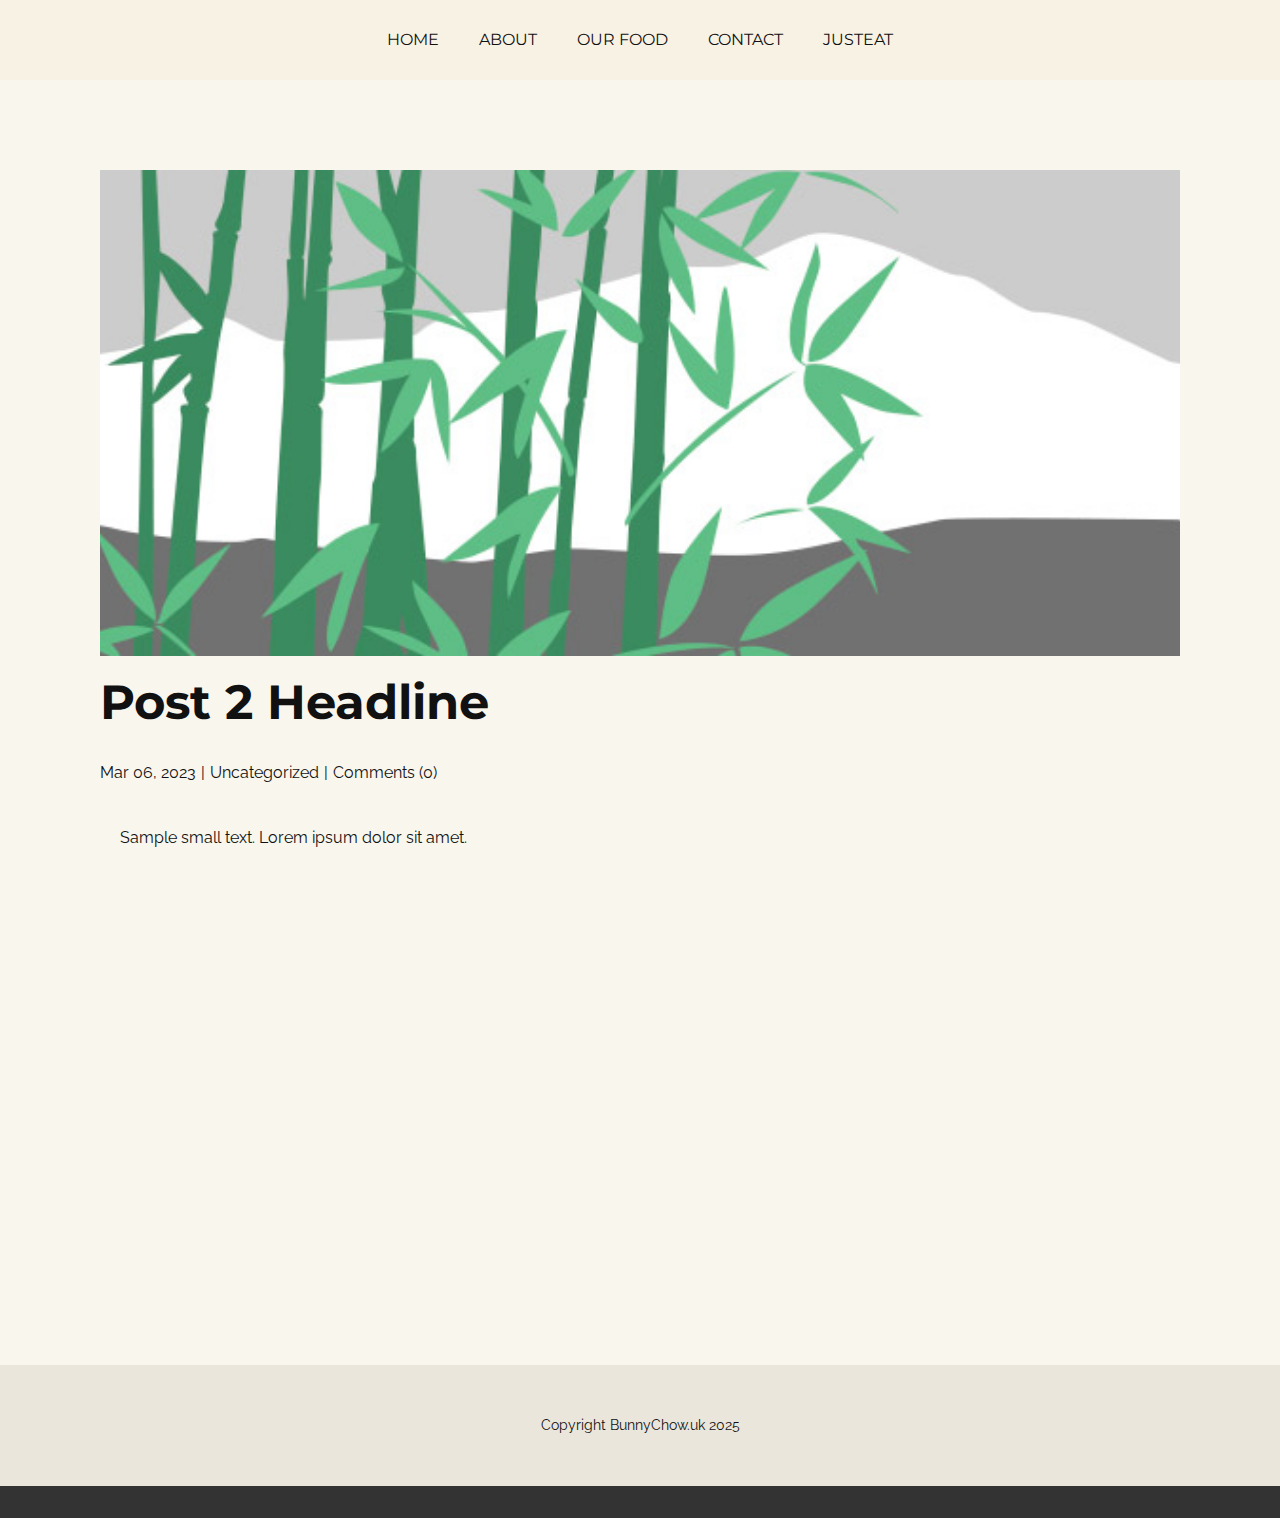
<file: blog/post-1.html>
<!DOCTYPE html>
<html style="font-size: 16px;" lang="en"><head>
    <meta name="viewport" content="width=device-width, initial-scale=1.0">
    <meta charset="utf-8">
    <meta name="keywords" content="Post 1 Headline">
    <meta name="description" content="">
    <title>Post 2 Headline</title>
    <link rel="stylesheet" href="../nicepage.css" media="screen">
<link rel="stylesheet" href="../Post-Template.css" media="screen">
    <script class="u-script" type="text/javascript" src="../jquery.js" defer=""></script>
    <script class="u-script" type="text/javascript" src="../nicepage.js" defer=""></script>
    <meta name="generator" content="Nicepage 7.14.0, nicepage.com">
    <link rel="icon" href="../images/IMG_5299.jpg">
    
    
    
    <link id="u-page-google-font" rel="stylesheet" href="https://fonts.googleapis.com/css2?display=swap&amp;family=Montserrat:ital,wght@0,100;0,200;0,300;0,400;0,500;0,600;0,700;0,800;0,900;1,100;1,200;1,300;1,400;1,500;1,600;1,700;1,800;1,900&amp;family=Raleway:ital,wght@0,100;0,200;0,300;0,400;0,500;0,600;0,700;0,800;0,900;1,100;1,200;1,300;1,400;1,500;1,600;1,700;1,800;1,900">
    <script type="application/ld+json">{
		"@context": "http://schema.org",
		"@type": "Organization",
		"name": "Bunny"
}</script>
    <meta name="theme-color" content="#4756c9">
  <meta data-intl-tel-input-cdn-path="intlTelInput/"></head>
  <body data-path-to-root="./" data-include-products="false" class="u-body u-xl-mode" data-lang="en"><header class="u-clearfix u-custom-color-1 u-header u-header" id="sec-03c7"><div class="u-clearfix u-sheet u-sheet-1">
        <nav class="u-menu u-menu-one-level u-offcanvas u-menu-1" role="navigation">
          <div class="menu-collapse u-custom-font u-font-montserrat" style="font-size: 1rem; letter-spacing: 0px; text-transform: uppercase; font-weight: 700;">
            <a class="u-button-style u-custom-left-right-menu-spacing u-custom-padding-bottom u-custom-text-active-color u-custom-text-hover-color u-custom-top-bottom-menu-spacing u-hamburger-link u-nav-link u-text-active-palette-1-base u-text-hover-palette-2-base" href="#" tabindex="-1" aria-label="Open menu" aria-controls="673c">
              <svg class="u-svg-link" viewBox="0 0 24 24"><use xlink:href="#menu-hamburger"></use></svg>
              <svg class="u-svg-content" version="1.1" id="menu-hamburger" viewBox="0 0 16 16" x="0px" y="0px" xmlns:xlink="http://www.w3.org/1999/xlink" xmlns="http://www.w3.org/2000/svg"><g><rect y="1" width="16" height="2"></rect><rect y="7" width="16" height="2"></rect><rect y="13" width="16" height="2"></rect>
</g></svg>
            </a>
          </div>
          <div class="u-custom-menu u-nav-container">
            <ul class="u-custom-font u-font-montserrat u-nav u-unstyled u-nav-1" role="menubar"><li role="none" class="u-nav-item"><a role="menuitem" class="u-button-style u-nav-link u-text-active-palette-3-base u-text-hover-palette-3-light-2" href="../" style="padding: 10px 20px;">Home</a>
</li><li role="none" class="u-nav-item"><a role="menuitem" class="u-button-style u-nav-link u-text-active-palette-3-base u-text-hover-palette-3-light-2" href="../About.html" style="padding: 10px 20px;">About</a>
</li><li role="none" class="u-nav-item"><a role="menuitem" class="u-button-style u-nav-link u-text-active-palette-3-base u-text-hover-palette-3-light-2" href="../Gallery-2.html" style="padding: 10px 20px;">Our Food</a>
</li><li role="none" class="u-nav-item"><a role="menuitem" class="u-button-style u-nav-link u-text-active-palette-3-base u-text-hover-palette-3-light-2" href="../Contact.html" style="padding: 10px 20px;">Contact</a>
</li><li role="none" class="u-nav-item"><a tabindex="-1" role="menuitem" class="u-button-style u-nav-link u-text-active-palette-3-base u-text-hover-palette-3-light-2" href="https://www.just-eat.co.uk/restaurants-bunnychow-bournemouth/menu" target="_blank" rel="nofollow" style="padding: 10px 20px;">JustEat</a>
</li></ul>
          </div>
          <div class="u-custom-menu u-nav-container-collapse" id="673c" role="region" aria-label="Menu panel">
            <div class="u-black u-container-style u-inner-container-layout u-opacity u-opacity-95 u-sidenav">
              <div class="u-inner-container-layout u-sidenav-overflow">
                <div class="u-menu-close" tabindex="-1" aria-label="Close menu"></div>
                <ul class="u-align-center u-nav u-popupmenu-items u-unstyled u-nav-2" role="menubar"><li role="none" class="u-nav-item"><a role="menuitem" class="u-button-style u-nav-link" href="../">Home</a>
</li><li role="none" class="u-nav-item"><a role="menuitem" class="u-button-style u-nav-link" href="../About.html">About</a>
</li><li role="none" class="u-nav-item"><a role="menuitem" class="u-button-style u-nav-link" href="../Gallery-2.html">Our Food</a>
</li><li role="none" class="u-nav-item"><a role="menuitem" class="u-button-style u-nav-link" href="../Contact.html">Contact</a>
</li><li role="none" class="u-nav-item"><a tabindex="-1" role="menuitem" class="u-button-style u-nav-link" href="https://www.just-eat.co.uk/restaurants-bunnychow-bournemouth/menu" target="_blank" rel="nofollow">JustEat</a>
</li></ul>
              </div>
            </div>
            <div class="u-black u-menu-overlay u-opacity u-opacity-70"></div>
          </div>
        </nav>
      </div></header>
    <section class="u-align-center u-clearfix u-section-1" id="block-1">
      <div class="u-clearfix u-sheet u-valign-middle-md u-valign-middle-sm u-valign-middle-xs u-sheet-1"><!--post_details--><!--post_details_options_json--><!--{"source":""}--><!--/post_details_options_json--><!--blog_post-->
        <div class="u-container-style u-expanded-width u-post-details u-post-details-1">
          <div class="u-container-layout u-valign-middle u-container-layout-1"><!--blog_post_image-->
            <img alt="" class="u-blog-control u-expanded-width u-image u-image-default u-image-1" src="../images/68f64b9d.jpeg"><!--/blog_post_image--><!--blog_post_header-->
            <h2 class="u-blog-control u-text u-text-1">Post 2 Headline</h2><!--/blog_post_header--><!--blog_post_metadata-->
            <div class="u-blog-control u-metadata u-metadata-1"><!--blog_post_metadata_date--><span class="u-meta-date u-meta-icon">Mar 06, 2023</span><!--/blog_post_metadata_date--><!--blog_post_metadata_category--><span class="u-meta-category u-meta-icon"><a href="/blog/blog.html#/blog-1///">Uncategorized</a></span><!--/blog_post_metadata_category--><!--blog_post_metadata_comments--><span class="u-meta-comments u-meta-icon"><!--blog_post_metadata_comments_content-->Comments (0)<!--/blog_post_metadata_comments_content--></span><!--/blog_post_metadata_comments-->
            </div><!--/blog_post_metadata--><!--blog_post_content-->
            <div class="u-align-justify u-blog-control u-post-content u-text u-text-2 fr-view">
  <p>
    <meta name="viewport" content="width=device-width, initial-scale=1.0">
    <meta charset="utf-8">
    <meta name="keywords" content=""><meta name="description" content="">
    <title></title>
    <link rel="stylesheet" href="/nicepage.css" media="screen" class="u-static-style"><link rel="stylesheet" href="/nicepage.css" media="screen">
    <script class="u-script" type="text/javascript" src="//capp.nicepage.com/assets/jquery-1.9.1.min.js" defer=""></script>
    <script class="u-script" type="text/javascript" src="//capp.nicepage.com/4d5cf6d5208ae29cda67890101fc5a74a9c3f7d3/nicepage.js" defer=""></script>
</p><section class="u-clearfix u-valign-top u-block-569b-1" custom-posts-hash="T" data-section-properties="{&quot;margin&quot;:&quot;none&quot;,&quot;stretch&quot;:true}" data-id="569b" data-posts-content="[{'images':[],'maps':[],'videos':[],'icons':[],'textWidth':'','textHeight':'','id':1,'headingProp':'h3','textProp':'text'}]" style="min-height: 500px">
  <div class="u-clearfix u-rich-text u-text u-block-569b-4" data-state="{&quot;margin-top&quot;:{&quot;shouldApplyDefaultMargins&quot;:{&quot;XL&quot;:false,&quot;LG&quot;:false,&quot;MD&quot;:false,&quot;SM&quot;:true,&quot;XS&quot;:true},&quot;parentVerticalAlign&quot;:{&quot;XL&quot;:&quot;top&quot;,&quot;LG&quot;:&quot;top&quot;,&quot;MD&quot;:&quot;top&quot;,&quot;SM&quot;:&quot;top&quot;,&quot;XS&quot;:&quot;top&quot;}},&quot;margin-bottom&quot;:{&quot;shouldApplyDefaultMargins&quot;:{&quot;XL&quot;:false,&quot;LG&quot;:false,&quot;MD&quot;:false,&quot;SM&quot;:true,&quot;XS&quot;:true},&quot;parentVerticalAlign&quot;:{&quot;XL&quot;:&quot;top&quot;,&quot;LG&quot;:&quot;top&quot;,&quot;MD&quot;:&quot;top&quot;,&quot;SM&quot;:&quot;top&quot;,&quot;XS&quot;:&quot;top&quot;}}}" style="padding-left: 20px; padding-right: 20px">
  Sample small text. Lorem ipsum dolor sit amet.
  </div>
  <style data-mode="XL">@media (min-width: 1200px) {
  .u-block-569b-1 {
    min-height: 500px;
  }
  .u-block-569b-4 {
    padding-left: 20px;
    padding-right: 20px;
  }
}</style>
  <style data-mode="LG">@media (max-width: 1199px) and (min-width: 992px) {
  .u-block-569b-1 {
    min-height: 500px;
  }
  .u-block-569b-4 {
    padding-left: 20px;
    padding-right: 20px;
  }
}</style>
  <style data-mode="MD">@media (max-width: 991px) and (min-width: 768px) {
  .u-block-569b-1 {
    min-height: 500px;
  }
  .u-block-569b-4 {
    padding-left: 20px;
    padding-right: 20px;
  }
}</style>
  <style data-mode="SM">@media (max-width: 767px) and (min-width: 576px) {
  .u-block-569b-1 {
    min-height: 500px;
  }
  .u-block-569b-4 {
    padding-left: 20px;
    padding-right: 20px;
    margin-top: 60px;
    margin-bottom: 60px;
  }
}</style>
  <style data-mode="XS">@media (max-width: 575px) {
  .u-block-569b-1 {
    min-height: 500px;
  }
  .u-block-569b-4 {
    padding-left: 20px;
    padding-right: 20px;
    margin-top: 60px;
    margin-bottom: 60px;
  }
}</style>
</section>
<p></p>
  </div><!--/blog_post_content-->
          </div>
        </div><!--/blog_post--><!--/post_details-->
      </div>
    </section>
    
    
    
    <footer class="u-align-center u-clearfix u-container-align-center u-footer u-gradient u-footer" id="sec-9b79"><div class="u-clearfix u-sheet u-sheet-1">
        <p class="u-small-text u-text u-text-variant u-text-1">Copyright BunnyChow.uk 2025</p>
      </div></footer>
    <section class="u-backlink u-clearfix u-grey-80"></section>
  
</body></html>
</file>
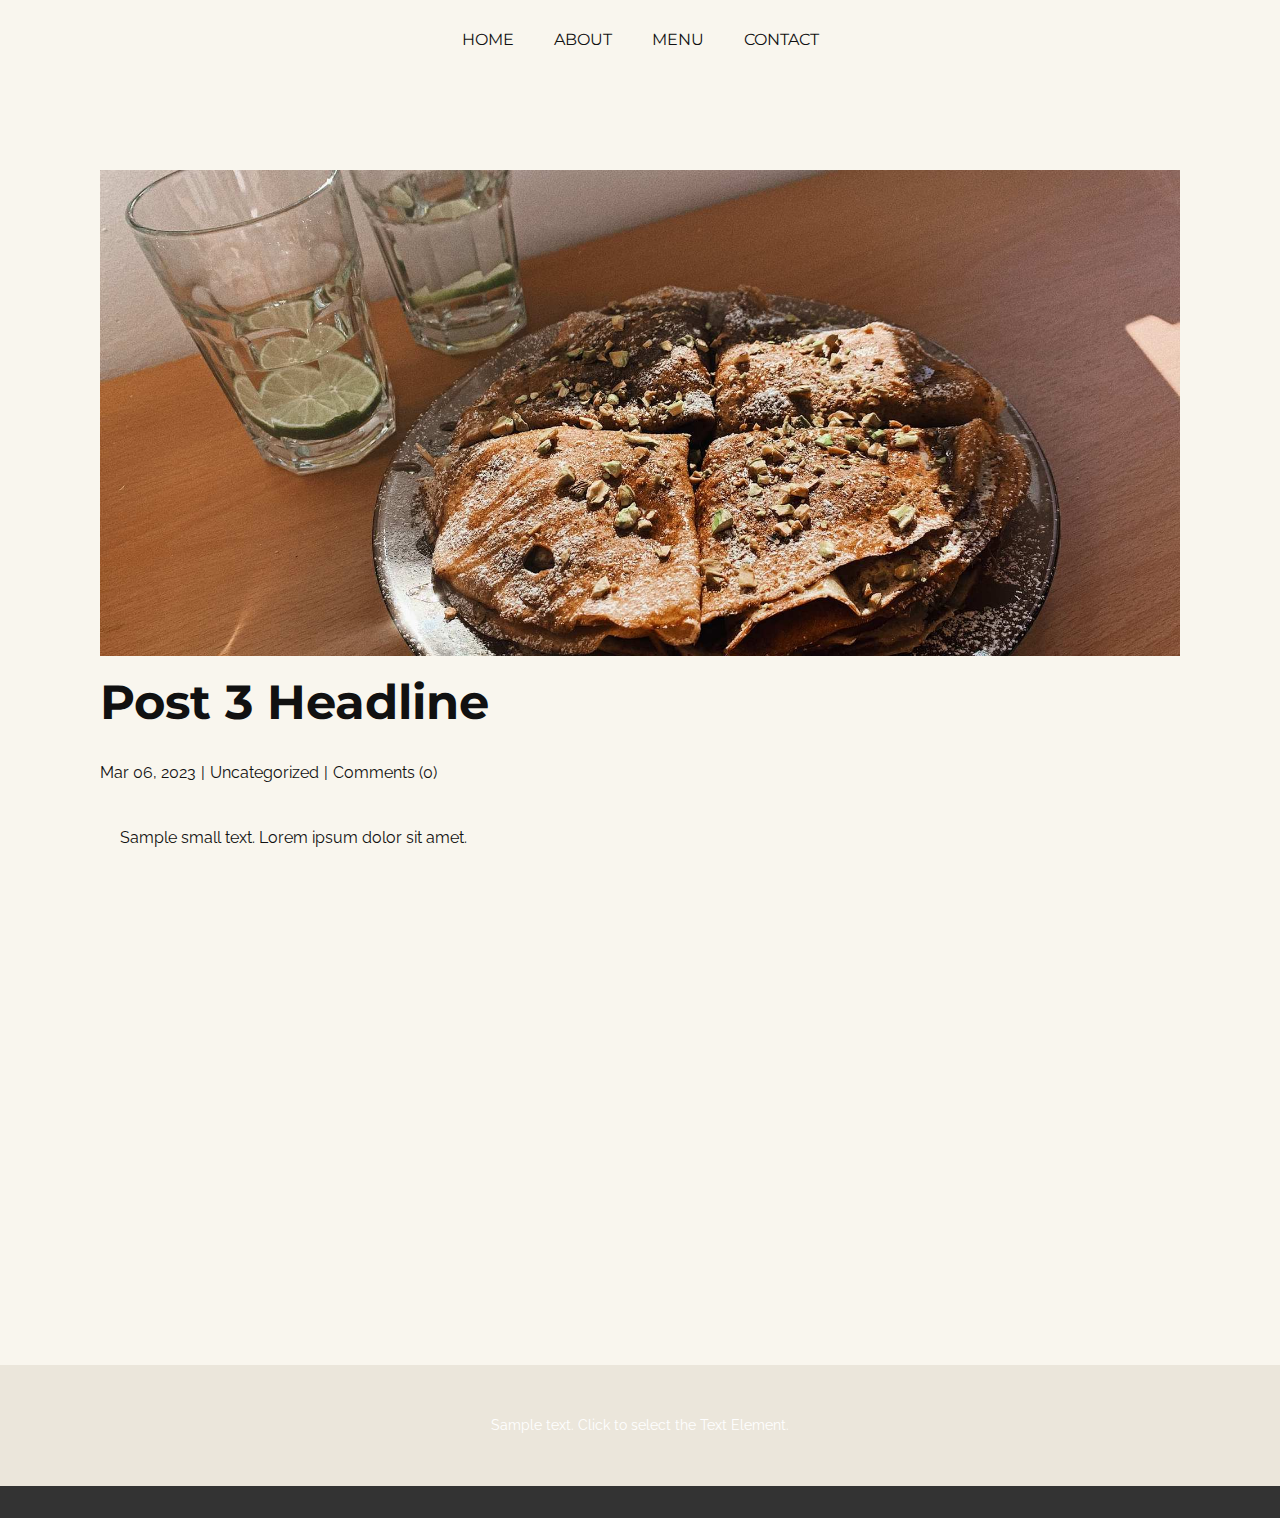
<file: blog/post-2.html>
<!DOCTYPE html>
<html style="font-size: 16px;" lang="en"><head>
    <meta name="viewport" content="width=device-width, initial-scale=1.0">
    <meta charset="utf-8">
    <meta name="keywords" content="Post 1 Headline">
    <meta name="description" content="">
    <title>Post 3 Headline</title>
    <link rel="stylesheet" href="../nicepage.css" media="screen">
<link rel="stylesheet" href="../Post-Template.css" media="screen">
    <script class="u-script" type="text/javascript" src="../jquery.js" defer=""></script>
    <script class="u-script" type="text/javascript" src="../nicepage.js" defer=""></script>
    <meta name="generator" content="Nicepage 7.11.4, nicepage.com">
    
    
    
    <link id="u-theme-google-font" rel="stylesheet" href="https://fonts.googleapis.com/css?family=Montserrat:100,100i,200,200i,300,300i,400,400i,500,500i,600,600i,700,700i,800,800i,900,900i|Raleway:100,100i,200,200i,300,300i,400,400i,500,500i,600,600i,700,700i,800,800i,900,900i">
    <link id="u-page-google-font" rel="stylesheet" href="https://fonts.googleapis.com/css?family=Montserrat:100,100i,200,200i,300,300i,400,400i,500,500i,600,600i,700,700i,800,800i,900,900i">
    <link id="u-header-footer-google-font" rel="stylesheet" href="https://fonts.googleapis.com/css?family=Montserrat:100,100i,200,200i,300,300i,400,400i,500,500i,600,600i,700,700i,800,800i,900,900i">
    <script type="application/ld+json">{
		"@context": "http://schema.org",
		"@type": "Organization",
		"name": ""
}</script>
    <meta name="theme-color" content="#4756c9">
  <meta data-intl-tel-input-cdn-path="intlTelInput/"></head>
  <body data-path-to-root="./" data-include-products="false" class="u-body u-xl-mode" data-lang="en"><header class="u-clearfix u-header u-header" id="sec-03c7"><div class="u-clearfix u-sheet u-sheet-1">
        <nav class="u-menu u-menu-one-level u-offcanvas u-menu-1" role="navigation">
          <div class="menu-collapse u-custom-font u-font-montserrat" style="font-size: 1rem; letter-spacing: 0px; text-transform: uppercase; font-weight: 700;">
            <a class="u-button-style u-custom-left-right-menu-spacing u-custom-padding-bottom u-custom-text-active-color u-custom-text-hover-color u-custom-top-bottom-menu-spacing u-hamburger-link u-nav-link u-text-active-palette-1-base u-text-hover-palette-2-base" href="#" tabindex="-1" aria-label="Open menu" aria-controls="673c">
              <svg class="u-svg-link" viewBox="0 0 24 24"><use xlink:href="#menu-hamburger"></use></svg>
              <svg class="u-svg-content" version="1.1" id="menu-hamburger" viewBox="0 0 16 16" x="0px" y="0px" xmlns:xlink="http://www.w3.org/1999/xlink" xmlns="http://www.w3.org/2000/svg"><g><rect y="1" width="16" height="2"></rect><rect y="7" width="16" height="2"></rect><rect y="13" width="16" height="2"></rect>
</g></svg>
            </a>
          </div>
          <div class="u-custom-menu u-nav-container">
            <ul class="u-custom-font u-font-montserrat u-nav u-unstyled u-nav-1" role="menubar"><li role="none" class="u-nav-item"><a role="menuitem" class="u-button-style u-nav-link u-text-active-palette-3-base u-text-hover-palette-3-light-2" href="../" style="padding: 10px 20px;">Home</a>
</li><li role="none" class="u-nav-item"><a role="menuitem" class="u-button-style u-nav-link u-text-active-palette-3-base u-text-hover-palette-3-light-2" href="../About.html" style="padding: 10px 20px;">About</a>
</li><li role="none" class="u-nav-item"><a role="menuitem" class="u-button-style u-nav-link u-text-active-palette-3-base u-text-hover-palette-3-light-2" href="../Gallery-2.html" style="padding: 10px 20px;">Menu</a>
</li><li role="none" class="u-nav-item"><a role="menuitem" class="u-button-style u-nav-link u-text-active-palette-3-base u-text-hover-palette-3-light-2" href="../Contact.html" style="padding: 10px 20px;">Contact</a>
</li></ul>
          </div>
          <div class="u-custom-menu u-nav-container-collapse" id="673c" role="region" aria-label="Menu panel">
            <div class="u-black u-container-style u-inner-container-layout u-opacity u-opacity-95 u-sidenav">
              <div class="u-inner-container-layout u-sidenav-overflow">
                <div class="u-menu-close" tabindex="-1" aria-label="Close menu"></div>
                <ul class="u-align-center u-nav u-popupmenu-items u-unstyled u-nav-2" role="menubar"><li role="none" class="u-nav-item"><a role="menuitem" class="u-button-style u-nav-link" href="../">Home</a>
</li><li role="none" class="u-nav-item"><a role="menuitem" class="u-button-style u-nav-link" href="../About.html">About</a>
</li><li role="none" class="u-nav-item"><a role="menuitem" class="u-button-style u-nav-link" href="../Gallery-2.html">Menu</a>
</li><li role="none" class="u-nav-item"><a role="menuitem" class="u-button-style u-nav-link" href="../Contact.html">Contact</a>
</li></ul>
              </div>
            </div>
            <div class="u-black u-menu-overlay u-opacity u-opacity-70"></div>
          </div>
        </nav>
      </div></header>
    <section class="u-align-center u-clearfix u-section-1" id="block-1">
      <div class="u-clearfix u-sheet u-valign-middle-md u-valign-middle-sm u-valign-middle-xs u-sheet-1"><!--post_details--><!--post_details_options_json--><!--{"source":""}--><!--/post_details_options_json--><!--blog_post-->
        <div class="u-container-style u-expanded-width u-post-details u-post-details-1">
          <div class="u-container-layout u-valign-middle u-container-layout-1"><!--blog_post_image-->
            <img alt="" class="u-blog-control u-expanded-width u-image u-image-default u-image-1" src="../images/pexels-photo-3939685.jpeg"><!--/blog_post_image--><!--blog_post_header-->
            <h2 class="u-blog-control u-text u-text-1">Post 3 Headline</h2><!--/blog_post_header--><!--blog_post_metadata-->
            <div class="u-blog-control u-metadata u-metadata-1"><!--blog_post_metadata_date--><span class="u-meta-date u-meta-icon">Mar 06, 2023</span><!--/blog_post_metadata_date--><!--blog_post_metadata_category--><span class="u-meta-category u-meta-icon"><a href="/blog/blog.html#/blog-1///">Uncategorized</a></span><!--/blog_post_metadata_category--><!--blog_post_metadata_comments--><span class="u-meta-comments u-meta-icon"><!--blog_post_metadata_comments_content-->Comments (0)<!--/blog_post_metadata_comments_content--></span><!--/blog_post_metadata_comments-->
            </div><!--/blog_post_metadata--><!--blog_post_content-->
            <div class="u-align-justify u-blog-control u-post-content u-text u-text-2 fr-view">
  <p>
    <meta name="viewport" content="width=device-width, initial-scale=1.0">
    <meta charset="utf-8">
    <meta name="keywords" content=""><meta name="description" content="">
    <title></title>
    <link rel="stylesheet" href="/nicepage.css" media="screen" class="u-static-style"><link rel="stylesheet" href="/nicepage.css" media="screen">
    <script class="u-script" type="text/javascript" src="//capp.nicepage.com/assets/jquery-1.9.1.min.js" defer=""></script>
    <script class="u-script" type="text/javascript" src="//capp.nicepage.com/4d5cf6d5208ae29cda67890101fc5a74a9c3f7d3/nicepage.js" defer=""></script>
</p><section class="u-clearfix u-valign-top u-block-b579-1" custom-posts-hash="T" data-section-properties="{&quot;margin&quot;:&quot;none&quot;,&quot;stretch&quot;:true}" data-id="b579" data-posts-content="[{'images':[],'maps':[],'videos':[],'icons':[],'textWidth':'','textHeight':'','id':1,'headingProp':'h3','textProp':'text'}]" style="min-height: 500px">
  <div class="u-clearfix u-rich-text u-text u-block-b579-4" data-state="{&quot;margin-top&quot;:{&quot;shouldApplyDefaultMargins&quot;:{&quot;XL&quot;:false,&quot;LG&quot;:false,&quot;MD&quot;:false,&quot;SM&quot;:true,&quot;XS&quot;:true},&quot;parentVerticalAlign&quot;:{&quot;XL&quot;:&quot;top&quot;,&quot;LG&quot;:&quot;top&quot;,&quot;MD&quot;:&quot;top&quot;,&quot;SM&quot;:&quot;top&quot;,&quot;XS&quot;:&quot;top&quot;}},&quot;margin-bottom&quot;:{&quot;shouldApplyDefaultMargins&quot;:{&quot;XL&quot;:false,&quot;LG&quot;:false,&quot;MD&quot;:false,&quot;SM&quot;:true,&quot;XS&quot;:true},&quot;parentVerticalAlign&quot;:{&quot;XL&quot;:&quot;top&quot;,&quot;LG&quot;:&quot;top&quot;,&quot;MD&quot;:&quot;top&quot;,&quot;SM&quot;:&quot;top&quot;,&quot;XS&quot;:&quot;top&quot;}}}" style="padding-left: 20px; padding-right: 20px">
  Sample small text. Lorem ipsum dolor sit amet.
  </div>
  <style data-mode="XL">@media (min-width: 1200px) {
  .u-block-b579-1 {
    min-height: 500px;
  }
  .u-block-b579-4 {
    padding-left: 20px;
    padding-right: 20px;
  }
}</style>
  <style data-mode="LG">@media (max-width: 1199px) and (min-width: 992px) {
  .u-block-b579-1 {
    min-height: 500px;
  }
  .u-block-b579-4 {
    padding-left: 20px;
    padding-right: 20px;
  }
}</style>
  <style data-mode="MD">@media (max-width: 991px) and (min-width: 768px) {
  .u-block-b579-1 {
    min-height: 500px;
  }
  .u-block-b579-4 {
    padding-left: 20px;
    padding-right: 20px;
  }
}</style>
  <style data-mode="SM">@media (max-width: 767px) and (min-width: 576px) {
  .u-block-b579-1 {
    min-height: 500px;
  }
  .u-block-b579-4 {
    padding-left: 20px;
    padding-right: 20px;
    margin-top: 60px;
    margin-bottom: 60px;
  }
}</style>
  <style data-mode="XS">@media (max-width: 575px) {
  .u-block-b579-1 {
    min-height: 500px;
  }
  .u-block-b579-4 {
    padding-left: 20px;
    padding-right: 20px;
    margin-top: 60px;
    margin-bottom: 60px;
  }
}</style>
</section>
<p></p>
  </div><!--/blog_post_content-->
          </div>
        </div><!--/blog_post--><!--/post_details-->
      </div>
    </section>
    
    
    
    <footer class="u-align-center u-clearfix u-container-align-center u-footer u-grey-80 u-footer" id="sec-9b79"><div class="u-clearfix u-sheet u-sheet-1">
        <p class="u-small-text u-text u-text-variant u-text-1">Sample text. Click to select the Text Element.</p>
      </div></footer>
    <section class="u-backlink u-clearfix u-grey-80"></section>
  
</body></html>
</file>
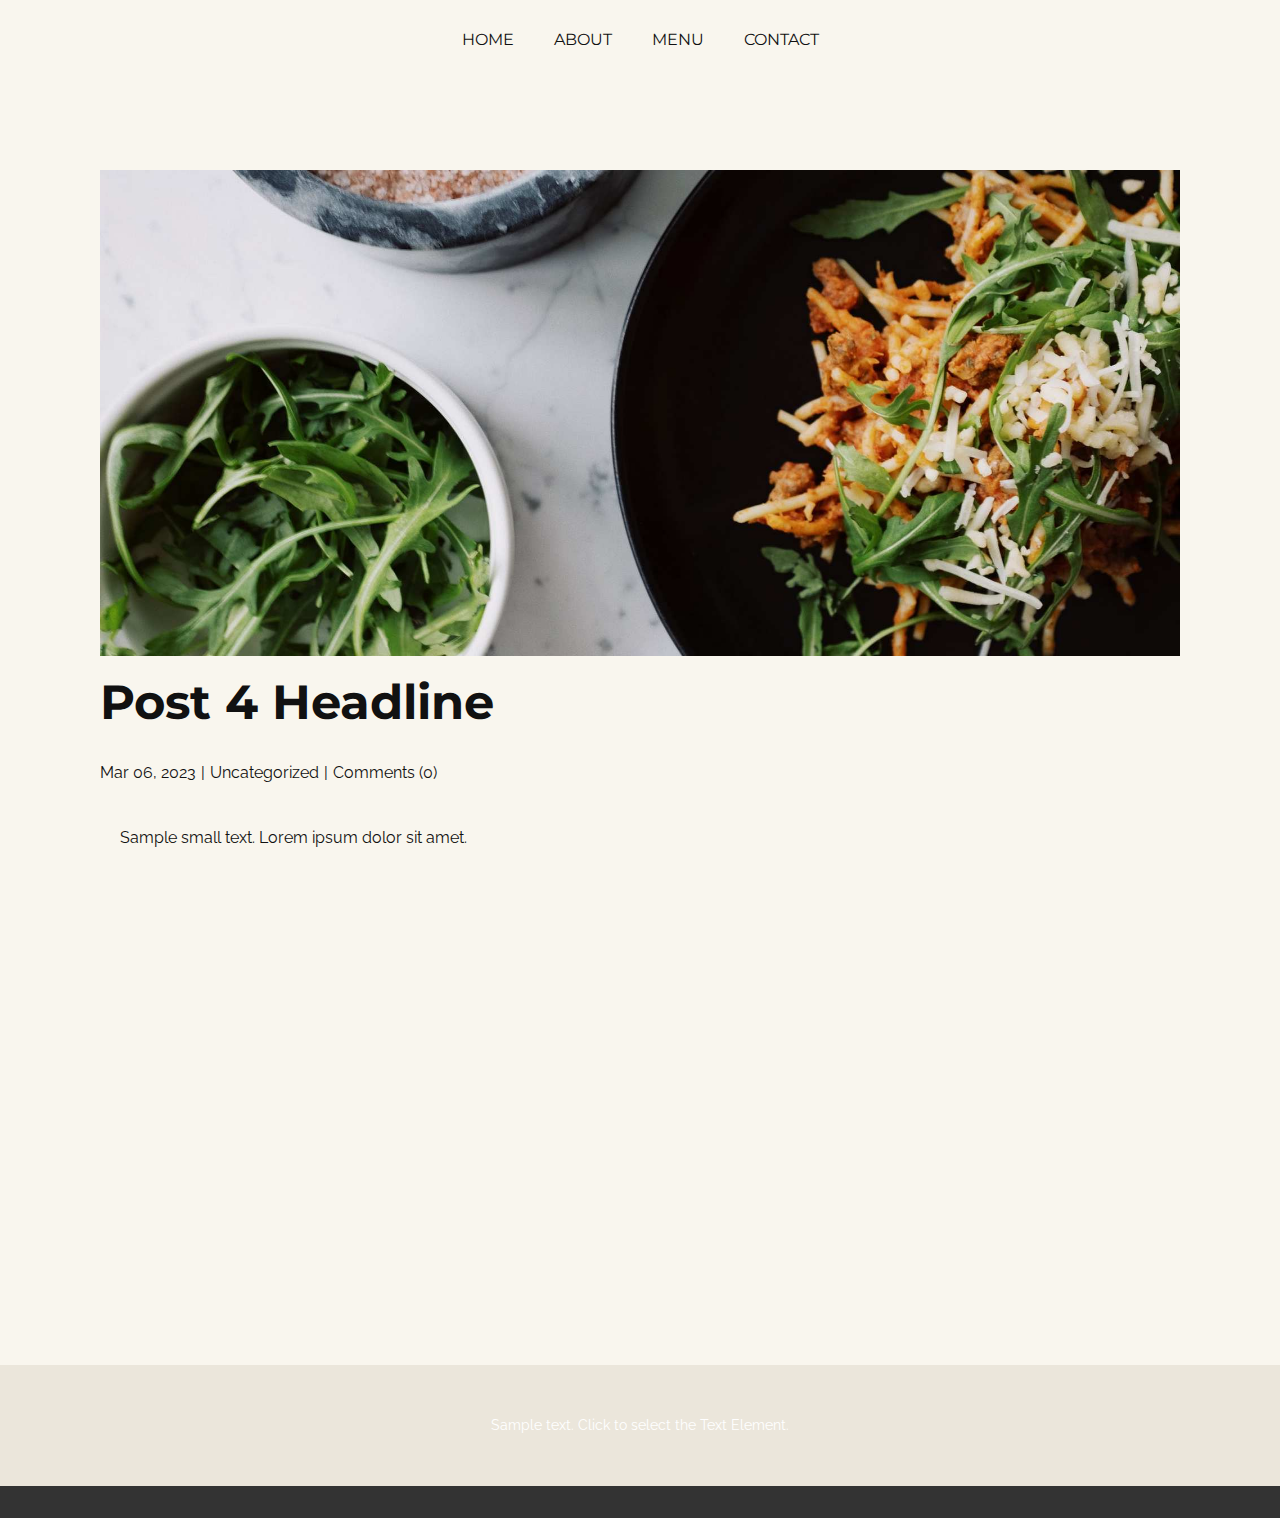
<file: blog/post-3.html>
<!DOCTYPE html>
<html style="font-size: 16px;" lang="en"><head>
    <meta name="viewport" content="width=device-width, initial-scale=1.0">
    <meta charset="utf-8">
    <meta name="keywords" content="Post 1 Headline">
    <meta name="description" content="">
    <title>Post 4 Headline</title>
    <link rel="stylesheet" href="../nicepage.css" media="screen">
<link rel="stylesheet" href="../Post-Template.css" media="screen">
    <script class="u-script" type="text/javascript" src="../jquery.js" defer=""></script>
    <script class="u-script" type="text/javascript" src="../nicepage.js" defer=""></script>
    <meta name="generator" content="Nicepage 7.11.4, nicepage.com">
    
    
    
    <link id="u-theme-google-font" rel="stylesheet" href="https://fonts.googleapis.com/css?family=Montserrat:100,100i,200,200i,300,300i,400,400i,500,500i,600,600i,700,700i,800,800i,900,900i|Raleway:100,100i,200,200i,300,300i,400,400i,500,500i,600,600i,700,700i,800,800i,900,900i">
    <link id="u-page-google-font" rel="stylesheet" href="https://fonts.googleapis.com/css?family=Montserrat:100,100i,200,200i,300,300i,400,400i,500,500i,600,600i,700,700i,800,800i,900,900i">
    <link id="u-header-footer-google-font" rel="stylesheet" href="https://fonts.googleapis.com/css?family=Montserrat:100,100i,200,200i,300,300i,400,400i,500,500i,600,600i,700,700i,800,800i,900,900i">
    <script type="application/ld+json">{
		"@context": "http://schema.org",
		"@type": "Organization",
		"name": ""
}</script>
    <meta name="theme-color" content="#4756c9">
  <meta data-intl-tel-input-cdn-path="intlTelInput/"></head>
  <body data-path-to-root="./" data-include-products="false" class="u-body u-xl-mode" data-lang="en"><header class="u-clearfix u-header u-header" id="sec-03c7"><div class="u-clearfix u-sheet u-sheet-1">
        <nav class="u-menu u-menu-one-level u-offcanvas u-menu-1" role="navigation">
          <div class="menu-collapse u-custom-font u-font-montserrat" style="font-size: 1rem; letter-spacing: 0px; text-transform: uppercase; font-weight: 700;">
            <a class="u-button-style u-custom-left-right-menu-spacing u-custom-padding-bottom u-custom-text-active-color u-custom-text-hover-color u-custom-top-bottom-menu-spacing u-hamburger-link u-nav-link u-text-active-palette-1-base u-text-hover-palette-2-base" href="#" tabindex="-1" aria-label="Open menu" aria-controls="673c">
              <svg class="u-svg-link" viewBox="0 0 24 24"><use xlink:href="#menu-hamburger"></use></svg>
              <svg class="u-svg-content" version="1.1" id="menu-hamburger" viewBox="0 0 16 16" x="0px" y="0px" xmlns:xlink="http://www.w3.org/1999/xlink" xmlns="http://www.w3.org/2000/svg"><g><rect y="1" width="16" height="2"></rect><rect y="7" width="16" height="2"></rect><rect y="13" width="16" height="2"></rect>
</g></svg>
            </a>
          </div>
          <div class="u-custom-menu u-nav-container">
            <ul class="u-custom-font u-font-montserrat u-nav u-unstyled u-nav-1" role="menubar"><li role="none" class="u-nav-item"><a role="menuitem" class="u-button-style u-nav-link u-text-active-palette-3-base u-text-hover-palette-3-light-2" href="../" style="padding: 10px 20px;">Home</a>
</li><li role="none" class="u-nav-item"><a role="menuitem" class="u-button-style u-nav-link u-text-active-palette-3-base u-text-hover-palette-3-light-2" href="../About.html" style="padding: 10px 20px;">About</a>
</li><li role="none" class="u-nav-item"><a role="menuitem" class="u-button-style u-nav-link u-text-active-palette-3-base u-text-hover-palette-3-light-2" href="../Gallery-2.html" style="padding: 10px 20px;">Menu</a>
</li><li role="none" class="u-nav-item"><a role="menuitem" class="u-button-style u-nav-link u-text-active-palette-3-base u-text-hover-palette-3-light-2" href="../Contact.html" style="padding: 10px 20px;">Contact</a>
</li></ul>
          </div>
          <div class="u-custom-menu u-nav-container-collapse" id="673c" role="region" aria-label="Menu panel">
            <div class="u-black u-container-style u-inner-container-layout u-opacity u-opacity-95 u-sidenav">
              <div class="u-inner-container-layout u-sidenav-overflow">
                <div class="u-menu-close" tabindex="-1" aria-label="Close menu"></div>
                <ul class="u-align-center u-nav u-popupmenu-items u-unstyled u-nav-2" role="menubar"><li role="none" class="u-nav-item"><a role="menuitem" class="u-button-style u-nav-link" href="../">Home</a>
</li><li role="none" class="u-nav-item"><a role="menuitem" class="u-button-style u-nav-link" href="../About.html">About</a>
</li><li role="none" class="u-nav-item"><a role="menuitem" class="u-button-style u-nav-link" href="../Gallery-2.html">Menu</a>
</li><li role="none" class="u-nav-item"><a role="menuitem" class="u-button-style u-nav-link" href="../Contact.html">Contact</a>
</li></ul>
              </div>
            </div>
            <div class="u-black u-menu-overlay u-opacity u-opacity-70"></div>
          </div>
        </nav>
      </div></header>
    <section class="u-align-center u-clearfix u-section-1" id="block-1">
      <div class="u-clearfix u-sheet u-valign-middle-md u-valign-middle-sm u-valign-middle-xs u-sheet-1"><!--post_details--><!--post_details_options_json--><!--{"source":""}--><!--/post_details_options_json--><!--blog_post-->
        <div class="u-container-style u-expanded-width u-post-details u-post-details-1">
          <div class="u-container-layout u-valign-middle u-container-layout-1"><!--blog_post_image-->
            <img alt="" class="u-blog-control u-expanded-width u-image u-image-default u-image-1" src="../images/pexels-photo-3850972.jpeg"><!--/blog_post_image--><!--blog_post_header-->
            <h2 class="u-blog-control u-text u-text-1">Post 4 Headline</h2><!--/blog_post_header--><!--blog_post_metadata-->
            <div class="u-blog-control u-metadata u-metadata-1"><!--blog_post_metadata_date--><span class="u-meta-date u-meta-icon">Mar 06, 2023</span><!--/blog_post_metadata_date--><!--blog_post_metadata_category--><span class="u-meta-category u-meta-icon"><a href="/blog/blog.html#/blog-1///">Uncategorized</a></span><!--/blog_post_metadata_category--><!--blog_post_metadata_comments--><span class="u-meta-comments u-meta-icon"><!--blog_post_metadata_comments_content-->Comments (0)<!--/blog_post_metadata_comments_content--></span><!--/blog_post_metadata_comments-->
            </div><!--/blog_post_metadata--><!--blog_post_content-->
            <div class="u-align-justify u-blog-control u-post-content u-text u-text-2 fr-view">
  <p>
    <meta name="viewport" content="width=device-width, initial-scale=1.0">
    <meta charset="utf-8">
    <meta name="keywords" content=""><meta name="description" content="">
    <title></title>
    <link rel="stylesheet" href="/nicepage.css" media="screen" class="u-static-style"><link rel="stylesheet" href="/nicepage.css" media="screen">
    <script class="u-script" type="text/javascript" src="//capp.nicepage.com/assets/jquery-1.9.1.min.js" defer=""></script>
    <script class="u-script" type="text/javascript" src="//capp.nicepage.com/4d5cf6d5208ae29cda67890101fc5a74a9c3f7d3/nicepage.js" defer=""></script>
</p><section class="u-clearfix u-valign-top u-block-76f3-1" custom-posts-hash="T" data-section-properties="{&quot;margin&quot;:&quot;none&quot;,&quot;stretch&quot;:true}" data-id="76f3" data-posts-content="[{'images':[],'maps':[],'videos':[],'icons':[],'textWidth':'','textHeight':'','id':1,'headingProp':'h3','textProp':'text'}]" style="min-height: 500px">
  <div class="u-clearfix u-rich-text u-text u-block-76f3-4" data-state="{&quot;margin-top&quot;:{&quot;shouldApplyDefaultMargins&quot;:{&quot;XL&quot;:false,&quot;LG&quot;:false,&quot;MD&quot;:false,&quot;SM&quot;:true,&quot;XS&quot;:true},&quot;parentVerticalAlign&quot;:{&quot;XL&quot;:&quot;top&quot;,&quot;LG&quot;:&quot;top&quot;,&quot;MD&quot;:&quot;top&quot;,&quot;SM&quot;:&quot;top&quot;,&quot;XS&quot;:&quot;top&quot;}},&quot;margin-bottom&quot;:{&quot;shouldApplyDefaultMargins&quot;:{&quot;XL&quot;:false,&quot;LG&quot;:false,&quot;MD&quot;:false,&quot;SM&quot;:true,&quot;XS&quot;:true},&quot;parentVerticalAlign&quot;:{&quot;XL&quot;:&quot;top&quot;,&quot;LG&quot;:&quot;top&quot;,&quot;MD&quot;:&quot;top&quot;,&quot;SM&quot;:&quot;top&quot;,&quot;XS&quot;:&quot;top&quot;}}}" style="padding-left: 20px; padding-right: 20px">
  Sample small text. Lorem ipsum dolor sit amet.
  </div>
  <style data-mode="XL">@media (min-width: 1200px) {
  .u-block-76f3-1 {
    min-height: 500px;
  }
  .u-block-76f3-4 {
    padding-left: 20px;
    padding-right: 20px;
  }
}</style>
  <style data-mode="LG">@media (max-width: 1199px) and (min-width: 992px) {
  .u-block-76f3-1 {
    min-height: 500px;
  }
  .u-block-76f3-4 {
    padding-left: 20px;
    padding-right: 20px;
  }
}</style>
  <style data-mode="MD">@media (max-width: 991px) and (min-width: 768px) {
  .u-block-76f3-1 {
    min-height: 500px;
  }
  .u-block-76f3-4 {
    padding-left: 20px;
    padding-right: 20px;
  }
}</style>
  <style data-mode="SM">@media (max-width: 767px) and (min-width: 576px) {
  .u-block-76f3-1 {
    min-height: 500px;
  }
  .u-block-76f3-4 {
    padding-left: 20px;
    padding-right: 20px;
    margin-top: 60px;
    margin-bottom: 60px;
  }
}</style>
  <style data-mode="XS">@media (max-width: 575px) {
  .u-block-76f3-1 {
    min-height: 500px;
  }
  .u-block-76f3-4 {
    padding-left: 20px;
    padding-right: 20px;
    margin-top: 60px;
    margin-bottom: 60px;
  }
}</style>
</section>
<p></p>
  </div><!--/blog_post_content-->
          </div>
        </div><!--/blog_post--><!--/post_details-->
      </div>
    </section>
    
    
    
    <footer class="u-align-center u-clearfix u-container-align-center u-footer u-grey-80 u-footer" id="sec-9b79"><div class="u-clearfix u-sheet u-sheet-1">
        <p class="u-small-text u-text u-text-variant u-text-1">Sample text. Click to select the Text Element.</p>
      </div></footer>
    <section class="u-backlink u-clearfix u-grey-80"></section>
  
</body></html>
</file>
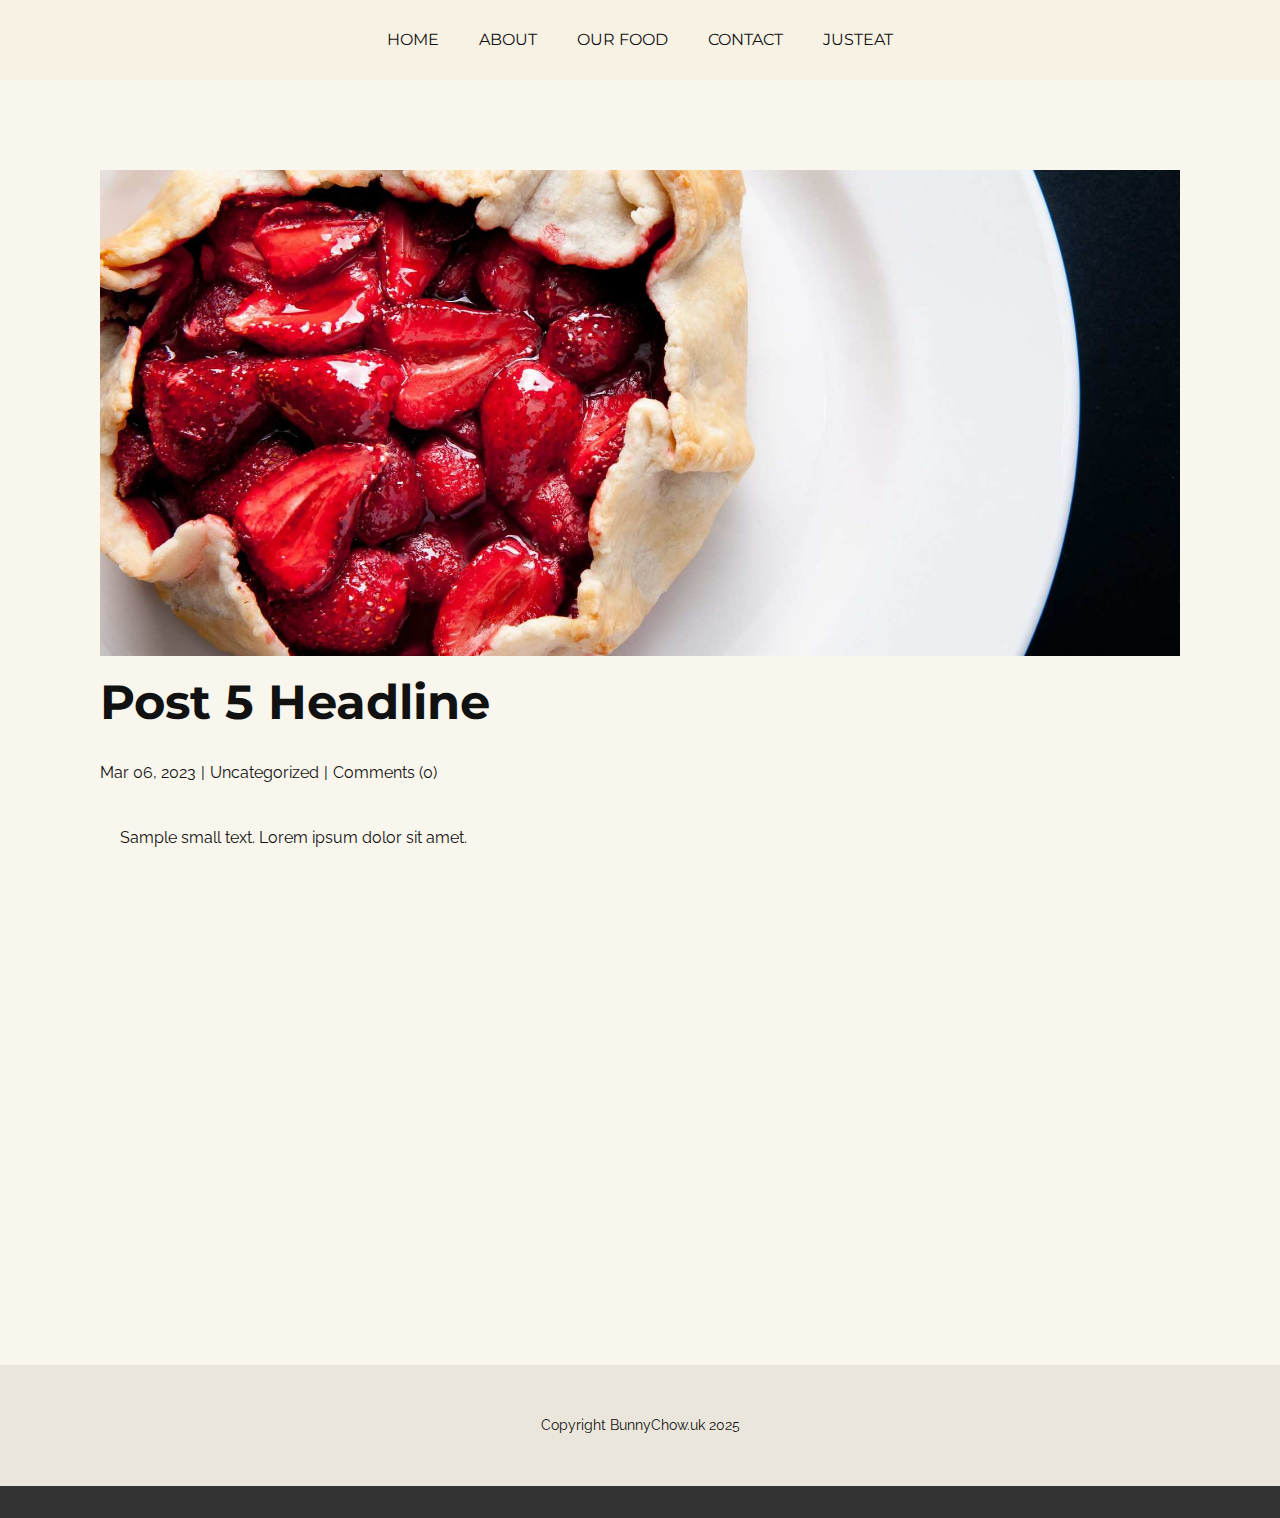
<file: blog/post-4.html>
<!DOCTYPE html>
<html style="font-size: 16px;" lang="en"><head>
    <meta name="viewport" content="width=device-width, initial-scale=1.0">
    <meta charset="utf-8">
    <meta name="keywords" content="Post 1 Headline">
    <meta name="description" content="">
    <title>Post 5 Headline</title>
    <link rel="stylesheet" href="../nicepage.css" media="screen">
<link rel="stylesheet" href="../Post-Template.css" media="screen">
    <script class="u-script" type="text/javascript" src="../jquery.js" defer=""></script>
    <script class="u-script" type="text/javascript" src="../nicepage.js" defer=""></script>
    <meta name="generator" content="Nicepage 7.14.0, nicepage.com">
    <link rel="icon" href="../images/IMG_5299.jpg">
    
    
    
    <link id="u-page-google-font" rel="stylesheet" href="https://fonts.googleapis.com/css2?display=swap&amp;family=Montserrat:ital,wght@0,100;0,200;0,300;0,400;0,500;0,600;0,700;0,800;0,900;1,100;1,200;1,300;1,400;1,500;1,600;1,700;1,800;1,900&amp;family=Raleway:ital,wght@0,100;0,200;0,300;0,400;0,500;0,600;0,700;0,800;0,900;1,100;1,200;1,300;1,400;1,500;1,600;1,700;1,800;1,900">
    <script type="application/ld+json">{
		"@context": "http://schema.org",
		"@type": "Organization",
		"name": "Bunny"
}</script>
    <meta name="theme-color" content="#4756c9">
  <meta data-intl-tel-input-cdn-path="intlTelInput/"></head>
  <body data-path-to-root="./" data-include-products="false" class="u-body u-xl-mode" data-lang="en"><header class="u-clearfix u-custom-color-1 u-header u-header" id="sec-03c7"><div class="u-clearfix u-sheet u-sheet-1">
        <nav class="u-menu u-menu-one-level u-offcanvas u-menu-1" role="navigation">
          <div class="menu-collapse u-custom-font u-font-montserrat" style="font-size: 1rem; letter-spacing: 0px; text-transform: uppercase; font-weight: 700;">
            <a class="u-button-style u-custom-left-right-menu-spacing u-custom-padding-bottom u-custom-text-active-color u-custom-text-hover-color u-custom-top-bottom-menu-spacing u-hamburger-link u-nav-link u-text-active-palette-1-base u-text-hover-palette-2-base" href="#" tabindex="-1" aria-label="Open menu" aria-controls="673c">
              <svg class="u-svg-link" viewBox="0 0 24 24"><use xlink:href="#menu-hamburger"></use></svg>
              <svg class="u-svg-content" version="1.1" id="menu-hamburger" viewBox="0 0 16 16" x="0px" y="0px" xmlns:xlink="http://www.w3.org/1999/xlink" xmlns="http://www.w3.org/2000/svg"><g><rect y="1" width="16" height="2"></rect><rect y="7" width="16" height="2"></rect><rect y="13" width="16" height="2"></rect>
</g></svg>
            </a>
          </div>
          <div class="u-custom-menu u-nav-container">
            <ul class="u-custom-font u-font-montserrat u-nav u-unstyled u-nav-1" role="menubar"><li role="none" class="u-nav-item"><a role="menuitem" class="u-button-style u-nav-link u-text-active-palette-3-base u-text-hover-palette-3-light-2" href="../" style="padding: 10px 20px;">Home</a>
</li><li role="none" class="u-nav-item"><a role="menuitem" class="u-button-style u-nav-link u-text-active-palette-3-base u-text-hover-palette-3-light-2" href="../About.html" style="padding: 10px 20px;">About</a>
</li><li role="none" class="u-nav-item"><a role="menuitem" class="u-button-style u-nav-link u-text-active-palette-3-base u-text-hover-palette-3-light-2" href="../Gallery-2.html" style="padding: 10px 20px;">Our Food</a>
</li><li role="none" class="u-nav-item"><a role="menuitem" class="u-button-style u-nav-link u-text-active-palette-3-base u-text-hover-palette-3-light-2" href="../Contact.html" style="padding: 10px 20px;">Contact</a>
</li><li role="none" class="u-nav-item"><a tabindex="-1" role="menuitem" class="u-button-style u-nav-link u-text-active-palette-3-base u-text-hover-palette-3-light-2" href="https://www.just-eat.co.uk/restaurants-bunnychow-bournemouth/menu" target="_blank" rel="nofollow" style="padding: 10px 20px;">JustEat</a>
</li></ul>
          </div>
          <div class="u-custom-menu u-nav-container-collapse" id="673c" role="region" aria-label="Menu panel">
            <div class="u-black u-container-style u-inner-container-layout u-opacity u-opacity-95 u-sidenav">
              <div class="u-inner-container-layout u-sidenav-overflow">
                <div class="u-menu-close" tabindex="-1" aria-label="Close menu"></div>
                <ul class="u-align-center u-nav u-popupmenu-items u-unstyled u-nav-2" role="menubar"><li role="none" class="u-nav-item"><a role="menuitem" class="u-button-style u-nav-link" href="../">Home</a>
</li><li role="none" class="u-nav-item"><a role="menuitem" class="u-button-style u-nav-link" href="../About.html">About</a>
</li><li role="none" class="u-nav-item"><a role="menuitem" class="u-button-style u-nav-link" href="../Gallery-2.html">Our Food</a>
</li><li role="none" class="u-nav-item"><a role="menuitem" class="u-button-style u-nav-link" href="../Contact.html">Contact</a>
</li><li role="none" class="u-nav-item"><a tabindex="-1" role="menuitem" class="u-button-style u-nav-link" href="https://www.just-eat.co.uk/restaurants-bunnychow-bournemouth/menu" target="_blank" rel="nofollow">JustEat</a>
</li></ul>
              </div>
            </div>
            <div class="u-black u-menu-overlay u-opacity u-opacity-70"></div>
          </div>
        </nav>
      </div></header>
    <section class="u-align-center u-clearfix u-section-1" id="block-1">
      <div class="u-clearfix u-sheet u-valign-middle-md u-valign-middle-sm u-valign-middle-xs u-sheet-1"><!--post_details--><!--post_details_options_json--><!--{"source":""}--><!--/post_details_options_json--><!--blog_post-->
        <div class="u-container-style u-expanded-width u-post-details u-post-details-1">
          <div class="u-container-layout u-valign-middle u-container-layout-1"><!--blog_post_image-->
            <img alt="" class="u-blog-control u-expanded-width u-image u-image-default u-image-1" src="../images/pexels-photo-3906526.jpeg"><!--/blog_post_image--><!--blog_post_header-->
            <h2 class="u-blog-control u-text u-text-1">Post 5 Headline</h2><!--/blog_post_header--><!--blog_post_metadata-->
            <div class="u-blog-control u-metadata u-metadata-1"><!--blog_post_metadata_date--><span class="u-meta-date u-meta-icon">Mar 06, 2023</span><!--/blog_post_metadata_date--><!--blog_post_metadata_category--><span class="u-meta-category u-meta-icon"><a href="/blog/blog.html#/blog-1///">Uncategorized</a></span><!--/blog_post_metadata_category--><!--blog_post_metadata_comments--><span class="u-meta-comments u-meta-icon"><!--blog_post_metadata_comments_content-->Comments (0)<!--/blog_post_metadata_comments_content--></span><!--/blog_post_metadata_comments-->
            </div><!--/blog_post_metadata--><!--blog_post_content-->
            <div class="u-align-justify u-blog-control u-post-content u-text u-text-2 fr-view">
  <p>
    <meta name="viewport" content="width=device-width, initial-scale=1.0">
    <meta charset="utf-8">
    <meta name="keywords" content=""><meta name="description" content="">
    <title></title>
    <link rel="stylesheet" href="/nicepage.css" media="screen" class="u-static-style"><link rel="stylesheet" href="/nicepage.css" media="screen">
    <script class="u-script" type="text/javascript" src="//capp.nicepage.com/assets/jquery-1.9.1.min.js" defer=""></script>
    <script class="u-script" type="text/javascript" src="//capp.nicepage.com/4d5cf6d5208ae29cda67890101fc5a74a9c3f7d3/nicepage.js" defer=""></script>
</p><section class="u-clearfix u-valign-top u-block-f755-1" custom-posts-hash="T" data-section-properties="{&quot;margin&quot;:&quot;none&quot;,&quot;stretch&quot;:true}" data-id="f755" data-posts-content="[{'images':[],'maps':[],'videos':[],'icons':[],'textWidth':'','textHeight':'','id':1,'headingProp':'h3','textProp':'text'}]" style="min-height: 500px">
  <div class="u-clearfix u-rich-text u-text u-block-f755-4" data-state="{&quot;margin-top&quot;:{&quot;shouldApplyDefaultMargins&quot;:{&quot;XL&quot;:false,&quot;LG&quot;:false,&quot;MD&quot;:false,&quot;SM&quot;:true,&quot;XS&quot;:true},&quot;parentVerticalAlign&quot;:{&quot;XL&quot;:&quot;top&quot;,&quot;LG&quot;:&quot;top&quot;,&quot;MD&quot;:&quot;top&quot;,&quot;SM&quot;:&quot;top&quot;,&quot;XS&quot;:&quot;top&quot;}},&quot;margin-bottom&quot;:{&quot;shouldApplyDefaultMargins&quot;:{&quot;XL&quot;:false,&quot;LG&quot;:false,&quot;MD&quot;:false,&quot;SM&quot;:true,&quot;XS&quot;:true},&quot;parentVerticalAlign&quot;:{&quot;XL&quot;:&quot;top&quot;,&quot;LG&quot;:&quot;top&quot;,&quot;MD&quot;:&quot;top&quot;,&quot;SM&quot;:&quot;top&quot;,&quot;XS&quot;:&quot;top&quot;}}}" style="padding-left: 20px; padding-right: 20px">
  Sample small text. Lorem ipsum dolor sit amet.
  </div>
  <style data-mode="XL">@media (min-width: 1200px) {
  .u-block-f755-1 {
    min-height: 500px;
  }
  .u-block-f755-4 {
    padding-left: 20px;
    padding-right: 20px;
  }
}</style>
  <style data-mode="LG">@media (max-width: 1199px) and (min-width: 992px) {
  .u-block-f755-1 {
    min-height: 500px;
  }
  .u-block-f755-4 {
    padding-left: 20px;
    padding-right: 20px;
  }
}</style>
  <style data-mode="MD">@media (max-width: 991px) and (min-width: 768px) {
  .u-block-f755-1 {
    min-height: 500px;
  }
  .u-block-f755-4 {
    padding-left: 20px;
    padding-right: 20px;
  }
}</style>
  <style data-mode="SM">@media (max-width: 767px) and (min-width: 576px) {
  .u-block-f755-1 {
    min-height: 500px;
  }
  .u-block-f755-4 {
    padding-left: 20px;
    padding-right: 20px;
    margin-top: 60px;
    margin-bottom: 60px;
  }
}</style>
  <style data-mode="XS">@media (max-width: 575px) {
  .u-block-f755-1 {
    min-height: 500px;
  }
  .u-block-f755-4 {
    padding-left: 20px;
    padding-right: 20px;
    margin-top: 60px;
    margin-bottom: 60px;
  }
}</style>
</section>
<p></p>
  </div><!--/blog_post_content-->
          </div>
        </div><!--/blog_post--><!--/post_details-->
      </div>
    </section>
    
    
    
    <footer class="u-align-center u-clearfix u-container-align-center u-footer u-gradient u-footer" id="sec-9b79"><div class="u-clearfix u-sheet u-sheet-1">
        <p class="u-small-text u-text u-text-variant u-text-1">Copyright BunnyChow.uk 2025</p>
      </div></footer>
    <section class="u-backlink u-clearfix u-grey-80"></section>
  
</body></html>
</file>
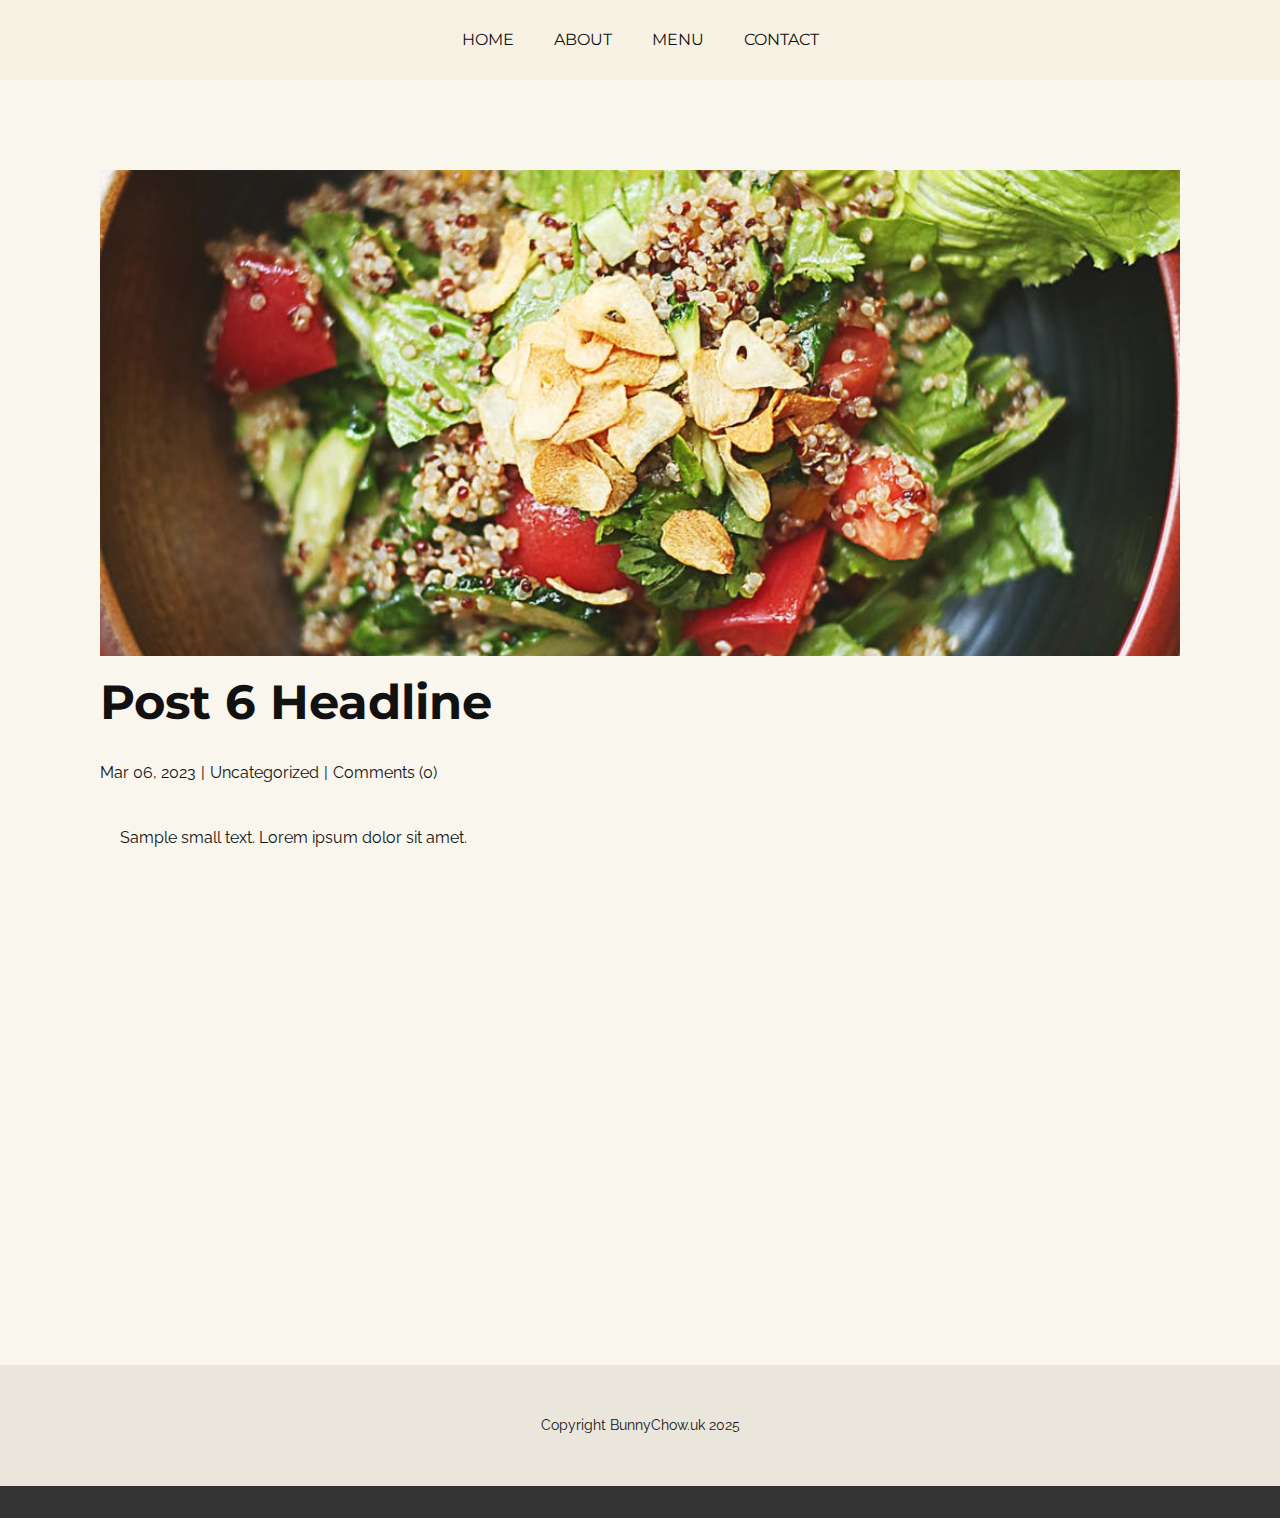
<file: blog/post-5.html>
<!DOCTYPE html>
<html style="font-size: 16px;" lang="en"><head>
    <meta name="viewport" content="width=device-width, initial-scale=1.0">
    <meta charset="utf-8">
    <meta name="keywords" content="Post 1 Headline">
    <meta name="description" content="">
    <title>Post 6 Headline</title>
    <link rel="stylesheet" href="../nicepage.css" media="screen">
<link rel="stylesheet" href="../Post-Template.css" media="screen">
    <script class="u-script" type="text/javascript" src="../jquery.js" defer=""></script>
    <script class="u-script" type="text/javascript" src="../nicepage.js" defer=""></script>
    <meta name="generator" content="Nicepage 7.11.4, nicepage.com">
    <link rel="icon" href="../images/IMG_5299.jpg">
    
    
    
    <link id="u-theme-google-font" rel="stylesheet" href="https://fonts.googleapis.com/css?family=Montserrat:100,100i,200,200i,300,300i,400,400i,500,500i,600,600i,700,700i,800,800i,900,900i|Raleway:100,100i,200,200i,300,300i,400,400i,500,500i,600,600i,700,700i,800,800i,900,900i">
    <link id="u-page-google-font" rel="stylesheet" href="https://fonts.googleapis.com/css?family=Montserrat:100,100i,200,200i,300,300i,400,400i,500,500i,600,600i,700,700i,800,800i,900,900i">
    <link id="u-header-footer-google-font" rel="stylesheet" href="https://fonts.googleapis.com/css?family=Montserrat:100,100i,200,200i,300,300i,400,400i,500,500i,600,600i,700,700i,800,800i,900,900i">
    <script type="application/ld+json">{
		"@context": "http://schema.org",
		"@type": "Organization",
		"name": "Bunny"
}</script>
    <meta name="theme-color" content="#4756c9">
  <meta data-intl-tel-input-cdn-path="intlTelInput/"></head>
  <body data-path-to-root="./" data-include-products="false" class="u-body u-xl-mode" data-lang="en"><header class="u-clearfix u-custom-color-1 u-header u-header" id="sec-03c7"><div class="u-clearfix u-sheet u-sheet-1">
        <nav class="u-menu u-menu-one-level u-offcanvas u-menu-1" role="navigation">
          <div class="menu-collapse u-custom-font u-font-montserrat" style="font-size: 1rem; letter-spacing: 0px; text-transform: uppercase; font-weight: 700;">
            <a class="u-button-style u-custom-left-right-menu-spacing u-custom-padding-bottom u-custom-text-active-color u-custom-text-hover-color u-custom-top-bottom-menu-spacing u-hamburger-link u-nav-link u-text-active-palette-1-base u-text-hover-palette-2-base" href="#" tabindex="-1" aria-label="Open menu" aria-controls="673c">
              <svg class="u-svg-link" viewBox="0 0 24 24"><use xlink:href="#menu-hamburger"></use></svg>
              <svg class="u-svg-content" version="1.1" id="menu-hamburger" viewBox="0 0 16 16" x="0px" y="0px" xmlns:xlink="http://www.w3.org/1999/xlink" xmlns="http://www.w3.org/2000/svg"><g><rect y="1" width="16" height="2"></rect><rect y="7" width="16" height="2"></rect><rect y="13" width="16" height="2"></rect>
</g></svg>
            </a>
          </div>
          <div class="u-custom-menu u-nav-container">
            <ul class="u-custom-font u-font-montserrat u-nav u-unstyled u-nav-1" role="menubar"><li role="none" class="u-nav-item"><a role="menuitem" class="u-button-style u-nav-link u-text-active-palette-3-base u-text-hover-palette-3-light-2" href="../" style="padding: 10px 20px;">Home</a>
</li><li role="none" class="u-nav-item"><a role="menuitem" class="u-button-style u-nav-link u-text-active-palette-3-base u-text-hover-palette-3-light-2" href="../About.html" style="padding: 10px 20px;">About</a>
</li><li role="none" class="u-nav-item"><a role="menuitem" class="u-button-style u-nav-link u-text-active-palette-3-base u-text-hover-palette-3-light-2" href="../Gallery-2.html" style="padding: 10px 20px;">Menu</a>
</li><li role="none" class="u-nav-item"><a role="menuitem" class="u-button-style u-nav-link u-text-active-palette-3-base u-text-hover-palette-3-light-2" href="../Contact.html" style="padding: 10px 20px;">Contact</a>
</li></ul>
          </div>
          <div class="u-custom-menu u-nav-container-collapse" id="673c" role="region" aria-label="Menu panel">
            <div class="u-black u-container-style u-inner-container-layout u-opacity u-opacity-95 u-sidenav">
              <div class="u-inner-container-layout u-sidenav-overflow">
                <div class="u-menu-close" tabindex="-1" aria-label="Close menu"></div>
                <ul class="u-align-center u-nav u-popupmenu-items u-unstyled u-nav-2" role="menubar"><li role="none" class="u-nav-item"><a role="menuitem" class="u-button-style u-nav-link" href="../">Home</a>
</li><li role="none" class="u-nav-item"><a role="menuitem" class="u-button-style u-nav-link" href="../About.html">About</a>
</li><li role="none" class="u-nav-item"><a role="menuitem" class="u-button-style u-nav-link" href="../Gallery-2.html">Menu</a>
</li><li role="none" class="u-nav-item"><a role="menuitem" class="u-button-style u-nav-link" href="../Contact.html">Contact</a>
</li></ul>
              </div>
            </div>
            <div class="u-black u-menu-overlay u-opacity u-opacity-70"></div>
          </div>
        </nav>
      </div></header>
    <section class="u-align-center u-clearfix u-section-1" id="block-1">
      <div class="u-clearfix u-sheet u-valign-middle-md u-valign-middle-sm u-valign-middle-xs u-sheet-1"><!--post_details--><!--post_details_options_json--><!--{"source":""}--><!--/post_details_options_json--><!--blog_post-->
        <div class="u-container-style u-expanded-width u-post-details u-post-details-1">
          <div class="u-container-layout u-valign-middle u-container-layout-1"><!--blog_post_image-->
            <img alt="" class="u-blog-control u-expanded-width u-image u-image-default u-image-1" src="../images/pexels-photo-3662126.jpeg"><!--/blog_post_image--><!--blog_post_header-->
            <h2 class="u-blog-control u-text u-text-1">Post 6 Headline</h2><!--/blog_post_header--><!--blog_post_metadata-->
            <div class="u-blog-control u-metadata u-metadata-1"><!--blog_post_metadata_date--><span class="u-meta-date u-meta-icon">Mar 06, 2023</span><!--/blog_post_metadata_date--><!--blog_post_metadata_category--><span class="u-meta-category u-meta-icon"><a href="/blog/blog.html#/blog-1///">Uncategorized</a></span><!--/blog_post_metadata_category--><!--blog_post_metadata_comments--><span class="u-meta-comments u-meta-icon"><!--blog_post_metadata_comments_content-->Comments (0)<!--/blog_post_metadata_comments_content--></span><!--/blog_post_metadata_comments-->
            </div><!--/blog_post_metadata--><!--blog_post_content-->
            <div class="u-align-justify u-blog-control u-post-content u-text u-text-2 fr-view">
  <p>
    <meta name="viewport" content="width=device-width, initial-scale=1.0">
    <meta charset="utf-8">
    <meta name="keywords" content=""><meta name="description" content="">
    <title></title>
    <link rel="stylesheet" href="/nicepage.css" media="screen" class="u-static-style"><link rel="stylesheet" href="/nicepage.css" media="screen">
    <script class="u-script" type="text/javascript" src="//capp.nicepage.com/assets/jquery-1.9.1.min.js" defer=""></script>
    <script class="u-script" type="text/javascript" src="//capp.nicepage.com/4d5cf6d5208ae29cda67890101fc5a74a9c3f7d3/nicepage.js" defer=""></script>
</p><section class="u-clearfix u-valign-top u-block-48ae-1" custom-posts-hash="T" data-section-properties="{&quot;margin&quot;:&quot;none&quot;,&quot;stretch&quot;:true}" data-id="48ae" data-posts-content="[{'images':[],'maps':[],'videos':[],'icons':[],'textWidth':'','textHeight':'','id':1,'headingProp':'h3','textProp':'text'}]" style="min-height: 500px">
  <div class="u-clearfix u-rich-text u-text u-block-48ae-4" data-state="{&quot;margin-top&quot;:{&quot;shouldApplyDefaultMargins&quot;:{&quot;XL&quot;:false,&quot;LG&quot;:false,&quot;MD&quot;:false,&quot;SM&quot;:true,&quot;XS&quot;:true},&quot;parentVerticalAlign&quot;:{&quot;XL&quot;:&quot;top&quot;,&quot;LG&quot;:&quot;top&quot;,&quot;MD&quot;:&quot;top&quot;,&quot;SM&quot;:&quot;top&quot;,&quot;XS&quot;:&quot;top&quot;}},&quot;margin-bottom&quot;:{&quot;shouldApplyDefaultMargins&quot;:{&quot;XL&quot;:false,&quot;LG&quot;:false,&quot;MD&quot;:false,&quot;SM&quot;:true,&quot;XS&quot;:true},&quot;parentVerticalAlign&quot;:{&quot;XL&quot;:&quot;top&quot;,&quot;LG&quot;:&quot;top&quot;,&quot;MD&quot;:&quot;top&quot;,&quot;SM&quot;:&quot;top&quot;,&quot;XS&quot;:&quot;top&quot;}}}" style="padding-left: 20px; padding-right: 20px">
  Sample small text. Lorem ipsum dolor sit amet.
  </div>
  <style data-mode="XL">@media (min-width: 1200px) {
  .u-block-48ae-1 {
    min-height: 500px;
  }
  .u-block-48ae-4 {
    padding-left: 20px;
    padding-right: 20px;
  }
}</style>
  <style data-mode="LG">@media (max-width: 1199px) and (min-width: 992px) {
  .u-block-48ae-1 {
    min-height: 500px;
  }
  .u-block-48ae-4 {
    padding-left: 20px;
    padding-right: 20px;
  }
}</style>
  <style data-mode="MD">@media (max-width: 991px) and (min-width: 768px) {
  .u-block-48ae-1 {
    min-height: 500px;
  }
  .u-block-48ae-4 {
    padding-left: 20px;
    padding-right: 20px;
  }
}</style>
  <style data-mode="SM">@media (max-width: 767px) and (min-width: 576px) {
  .u-block-48ae-1 {
    min-height: 500px;
  }
  .u-block-48ae-4 {
    padding-left: 20px;
    padding-right: 20px;
    margin-top: 60px;
    margin-bottom: 60px;
  }
}</style>
  <style data-mode="XS">@media (max-width: 575px) {
  .u-block-48ae-1 {
    min-height: 500px;
  }
  .u-block-48ae-4 {
    padding-left: 20px;
    padding-right: 20px;
    margin-top: 60px;
    margin-bottom: 60px;
  }
}</style>
</section>
<p></p>
  </div><!--/blog_post_content-->
          </div>
        </div><!--/blog_post--><!--/post_details-->
      </div>
    </section>
    
    
    
    <footer class="u-align-center u-clearfix u-container-align-center u-footer u-gradient u-footer" id="sec-9b79"><div class="u-clearfix u-sheet u-sheet-1">
        <p class="u-small-text u-text u-text-variant u-text-1">Copyright BunnyChow.uk 2025</p>
      </div></footer>
    <section class="u-backlink u-clearfix u-grey-80"></section>
  
</body></html>
</file>
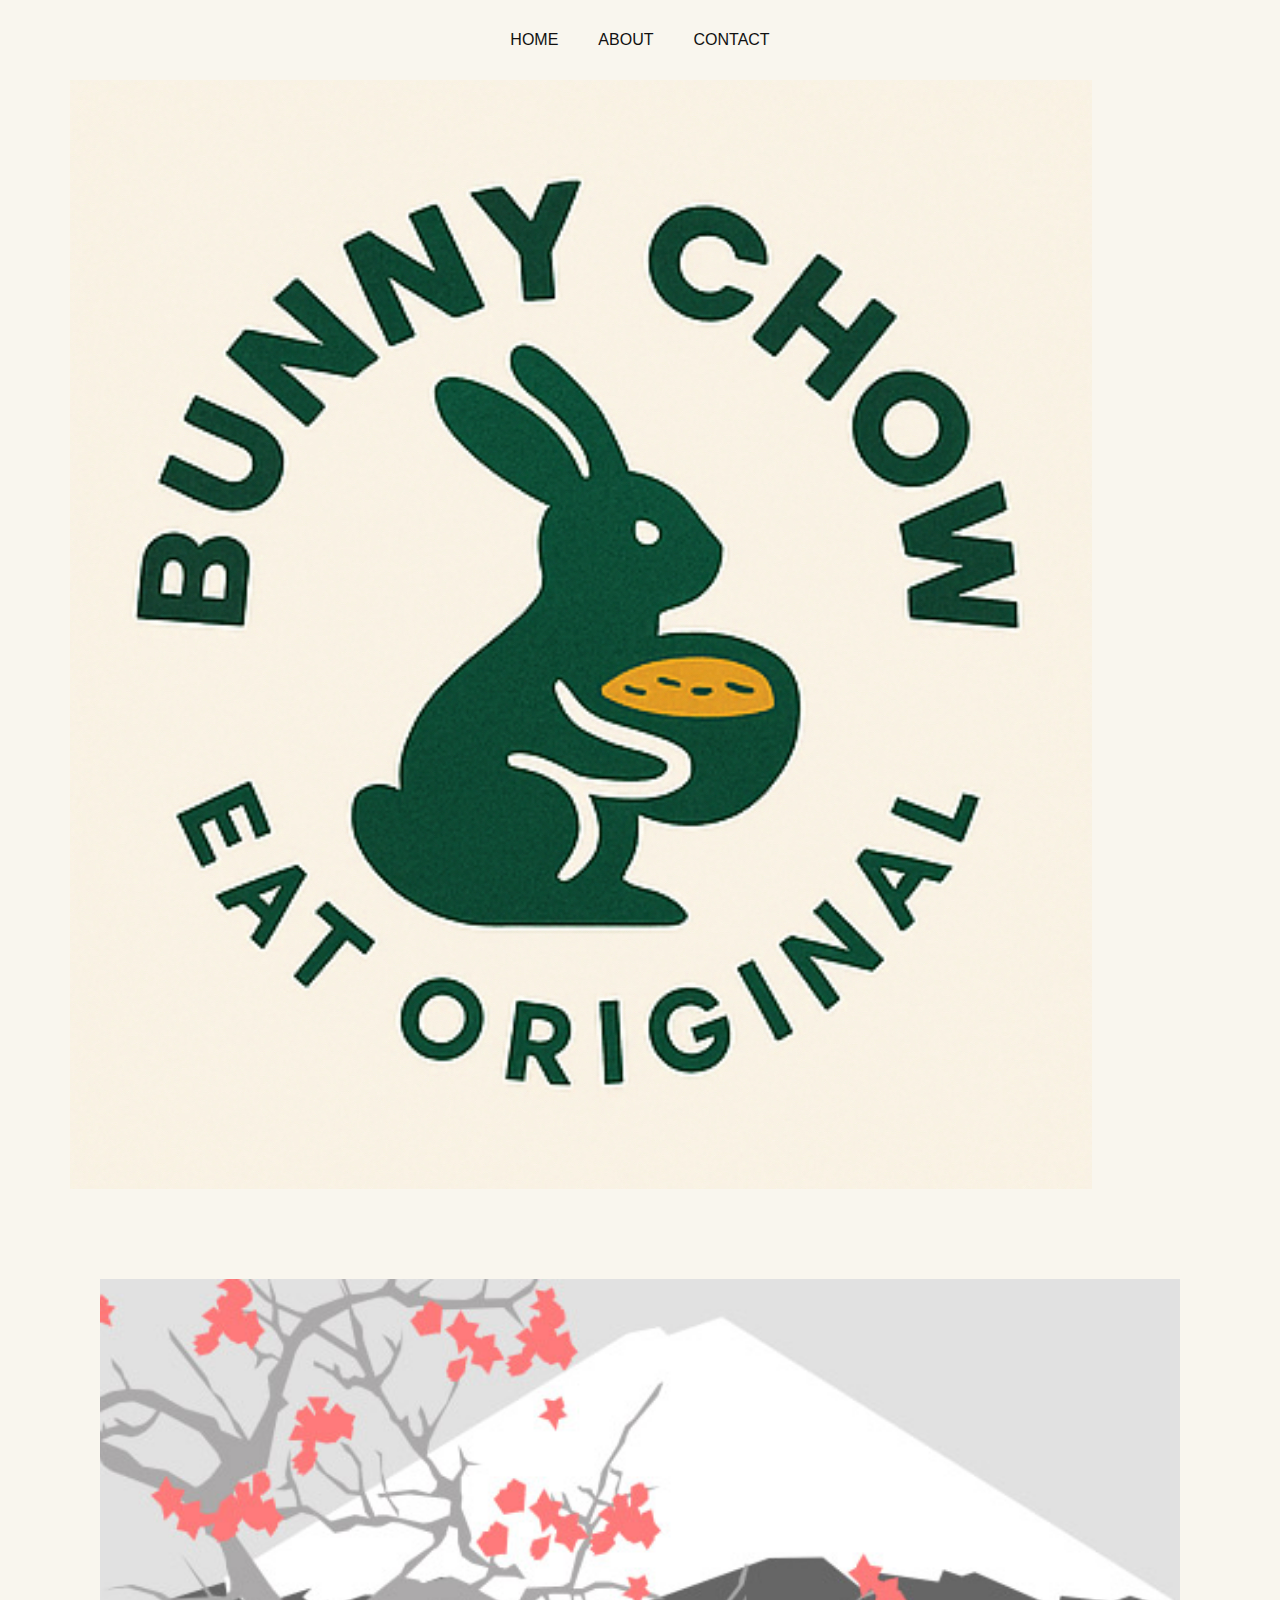
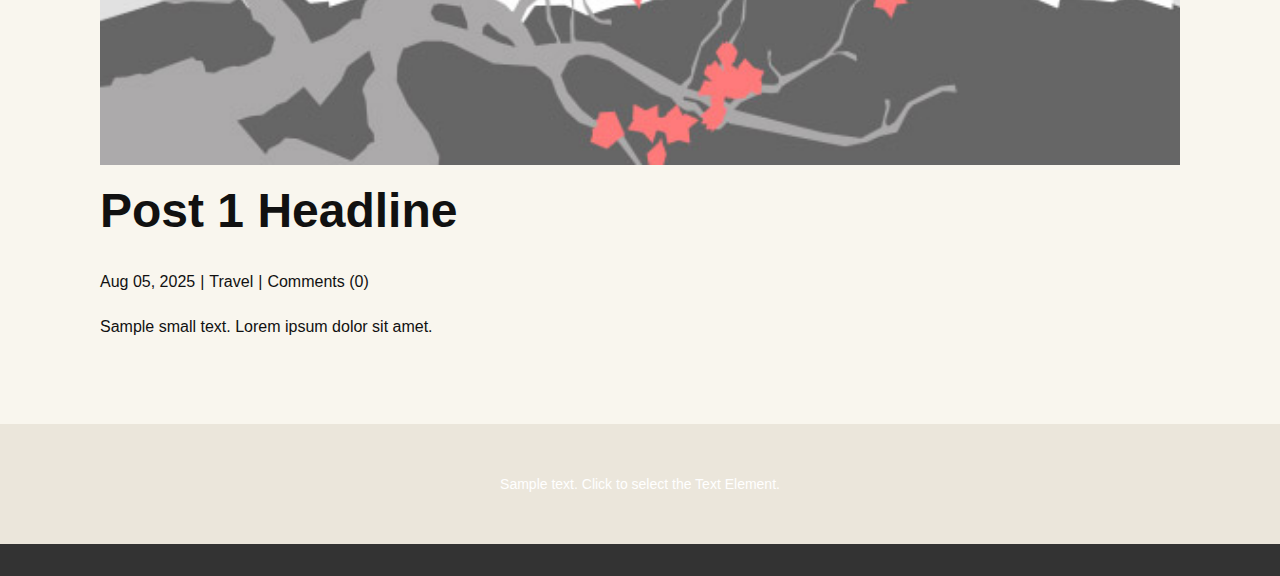
<file: blog/post.html>
<!DOCTYPE html>
<html style="font-size: 16px;" lang="en"><head>
    <meta name="viewport" content="width=device-width, initial-scale=1.0">
    <meta charset="utf-8">
    <meta name="keywords" content="Post 1 Headline">
    <meta name="description" content="">
    <title>Post 1 Headline</title>
    <link rel="stylesheet" href="../nicepage.css" media="screen">
<link rel="stylesheet" href="../Post-Template.css" media="screen">
    <script class="u-script" type="text/javascript" src="../jquery.js" defer=""></script>
    <script class="u-script" type="text/javascript" src="../nicepage.js" defer=""></script>
    <meta name="generator" content="Nicepage 7.11.4, nicepage.com">
    
    
    
    <link id="u-theme-google-font" rel="stylesheet" href="https://fonts.googleapis.com/css?family=Roboto:100,100i,200,200i,300,300i,400,400i,500,500i,600,600i,700,700i,800,800i,900,900i|Open+Sans:300,300i,400,400i,500,500i,600,600i,700,700i,800,800i">
    <script type="application/ld+json">{
		"@context": "http://schema.org",
		"@type": "Organization",
		"name": "",
		"logo": "images/IMG_5299.jpg"
}</script>
    <meta name="theme-color" content="#478ac9">
  <meta data-intl-tel-input-cdn-path="intlTelInput/"></head>
  <body data-path-to-root="./" data-include-products="false" class="u-body u-xl-mode" data-lang="en"><header class="u-clearfix u-color-var u-header u-header" id="header"><div class="u-clearfix u-sheet u-valign-middle-lg u-valign-middle-md u-valign-middle-sm u-valign-middle-xs u-sheet-1">
        <nav class="u-menu u-menu-one-level u-offcanvas u-menu-1" role="navigation" aria-label="Menu navigation">
          <div class="menu-collapse" style="font-size: 1rem; letter-spacing: 0px;">
            <a class="u-button-style u-custom-left-right-menu-spacing u-custom-padding-bottom u-custom-top-bottom-menu-spacing u-hamburger-link u-nav-link u-text-active-palette-1-base u-text-hover-palette-2-base" href="#" tabindex="-1" aria-label="Open menu" aria-controls="af0e">
              <svg class="u-svg-link" viewBox="0 0 24 24"><use xlink:href="#menu-hamburger"></use></svg>
              <svg class="u-svg-content" version="1.1" id="menu-hamburger" viewBox="0 0 16 16" x="0px" y="0px" xmlns:xlink="http://www.w3.org/1999/xlink" xmlns="http://www.w3.org/2000/svg"><g><rect y="1" width="16" height="2"></rect><rect y="7" width="16" height="2"></rect><rect y="13" width="16" height="2"></rect>
</g></svg>
            </a>
          </div>
          <div class="u-nav-container">
            <ul class="u-nav u-unstyled u-nav-1" role="menubar"><li class="u-nav-item" role="none"><a class="u-button-style u-nav-link u-text-active-palette-1-base u-text-hover-palette-2-base" href="../" style="padding: 10px 20px;" role="menuitem">Home</a>
</li><li class="u-nav-item" role="none"><a class="u-button-style u-nav-link u-text-active-palette-1-base u-text-hover-palette-2-base" href="../About.html" style="padding: 10px 20px;" role="menuitem">About</a>
</li><li class="u-nav-item" role="none"><a class="u-button-style u-nav-link u-text-active-palette-1-base u-text-hover-palette-2-base" href="../Contact.html" style="padding: 10px 20px;" role="menuitem">Contact</a>
</li></ul>
          </div>
          <div class="u-nav-container-collapse" id="af0e" role="region" aria-label="Menu panel">
            <div class="u-black u-container-style u-inner-container-layout u-opacity u-opacity-95 u-sidenav">
              <div class="u-inner-container-layout u-sidenav-overflow">
                <div class="u-menu-close" tabindex="-1" aria-label="Close menu"></div>
                <ul class="u-align-center u-nav u-popupmenu-items u-unstyled u-nav-2"><li class="u-nav-item"><a class="u-button-style u-nav-link" href="../">Home</a>
</li><li class="u-nav-item"><a class="u-button-style u-nav-link" href="../About.html">About</a>
</li><li class="u-nav-item"><a class="u-button-style u-nav-link" href="../Contact.html">Contact</a>
</li></ul>
              </div>
            </div>
            <div class="u-black u-menu-overlay u-opacity u-opacity-70"></div>
          </div>
        </nav>
        <a href="#" class="u-image u-logo u-image-1" data-image-width="1022" data-image-height="1109">
          <img src="../images/IMG_5299.jpg" class="u-logo-image u-logo-image-1">
        </a>
      </div></header>
    <section class="u-align-center u-clearfix u-section-1" id="block-1">
      <div class="u-clearfix u-sheet u-valign-middle-md u-valign-middle-sm u-valign-middle-xs u-sheet-1"><!--post_details--><!--post_details_options_json--><!--{"source":""}--><!--/post_details_options_json--><!--blog_post-->
        <div class="u-container-style u-expanded-width u-post-details u-post-details-1">
          <div class="u-container-layout u-valign-middle u-container-layout-1"><!--blog_post_image-->
            <img alt="" class="u-blog-control u-expanded-width u-image u-image-default u-image-1" src="../images/0fd3416c.jpeg"><!--/blog_post_image--><!--blog_post_header-->
            <h2 class="u-blog-control u-text u-text-1">Post 1 Headline</h2><!--/blog_post_header--><!--blog_post_metadata-->
            <div class="u-blog-control u-metadata u-metadata-1"><!--blog_post_metadata_date--><span class="u-meta-date u-meta-icon">Aug 05, 2025</span><!--/blog_post_metadata_date--><!--blog_post_metadata_category--><span class="u-meta-category u-meta-icon"><a href="/blog/blog.html#/blog-1///2">Travel</a></span><!--/blog_post_metadata_category--><!--blog_post_metadata_comments--><span class="u-meta-comments u-meta-icon"><!--blog_post_metadata_comments_content-->Comments (0)<!--/blog_post_metadata_comments_content--></span><!--/blog_post_metadata_comments-->
            </div><!--/blog_post_metadata--><!--blog_post_content-->
            <div class="u-align-justify u-blog-control u-post-content u-text u-text-2 fr-view">
  <p>Sample small text. Lorem ipsum dolor sit amet.</p>
  </div><!--/blog_post_content-->
          </div>
        </div><!--/blog_post--><!--/post_details-->
      </div>
    </section>
    
    
    
    <footer class="u-align-center u-clearfix u-container-align-center u-footer u-grey-80 u-footer" id="footer"><div class="u-clearfix u-sheet u-sheet-1">
        <p class="u-small-text u-text u-text-variant u-text-1">Sample text. Click to select the Text Element.</p>
      </div></footer>
    <section class="u-backlink u-clearfix u-grey-80"></section>
  
</body></html>
</file>
